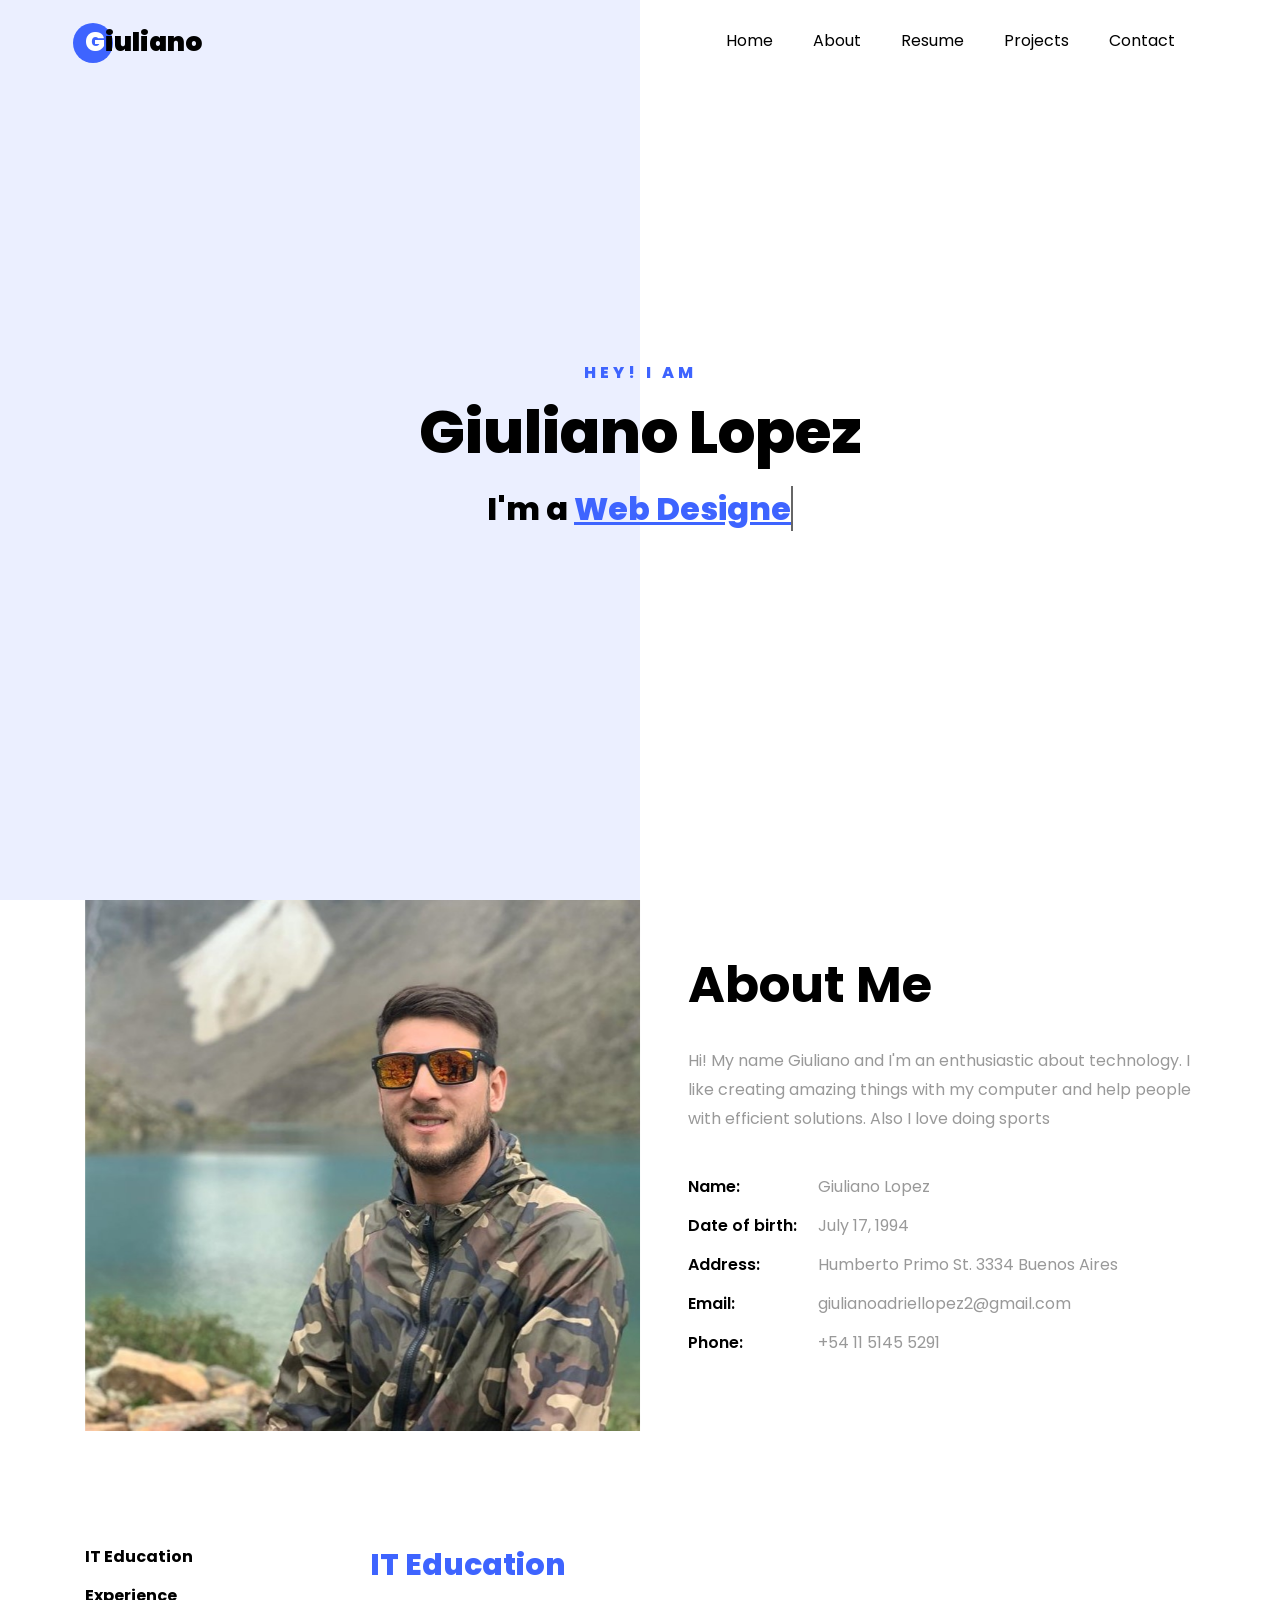
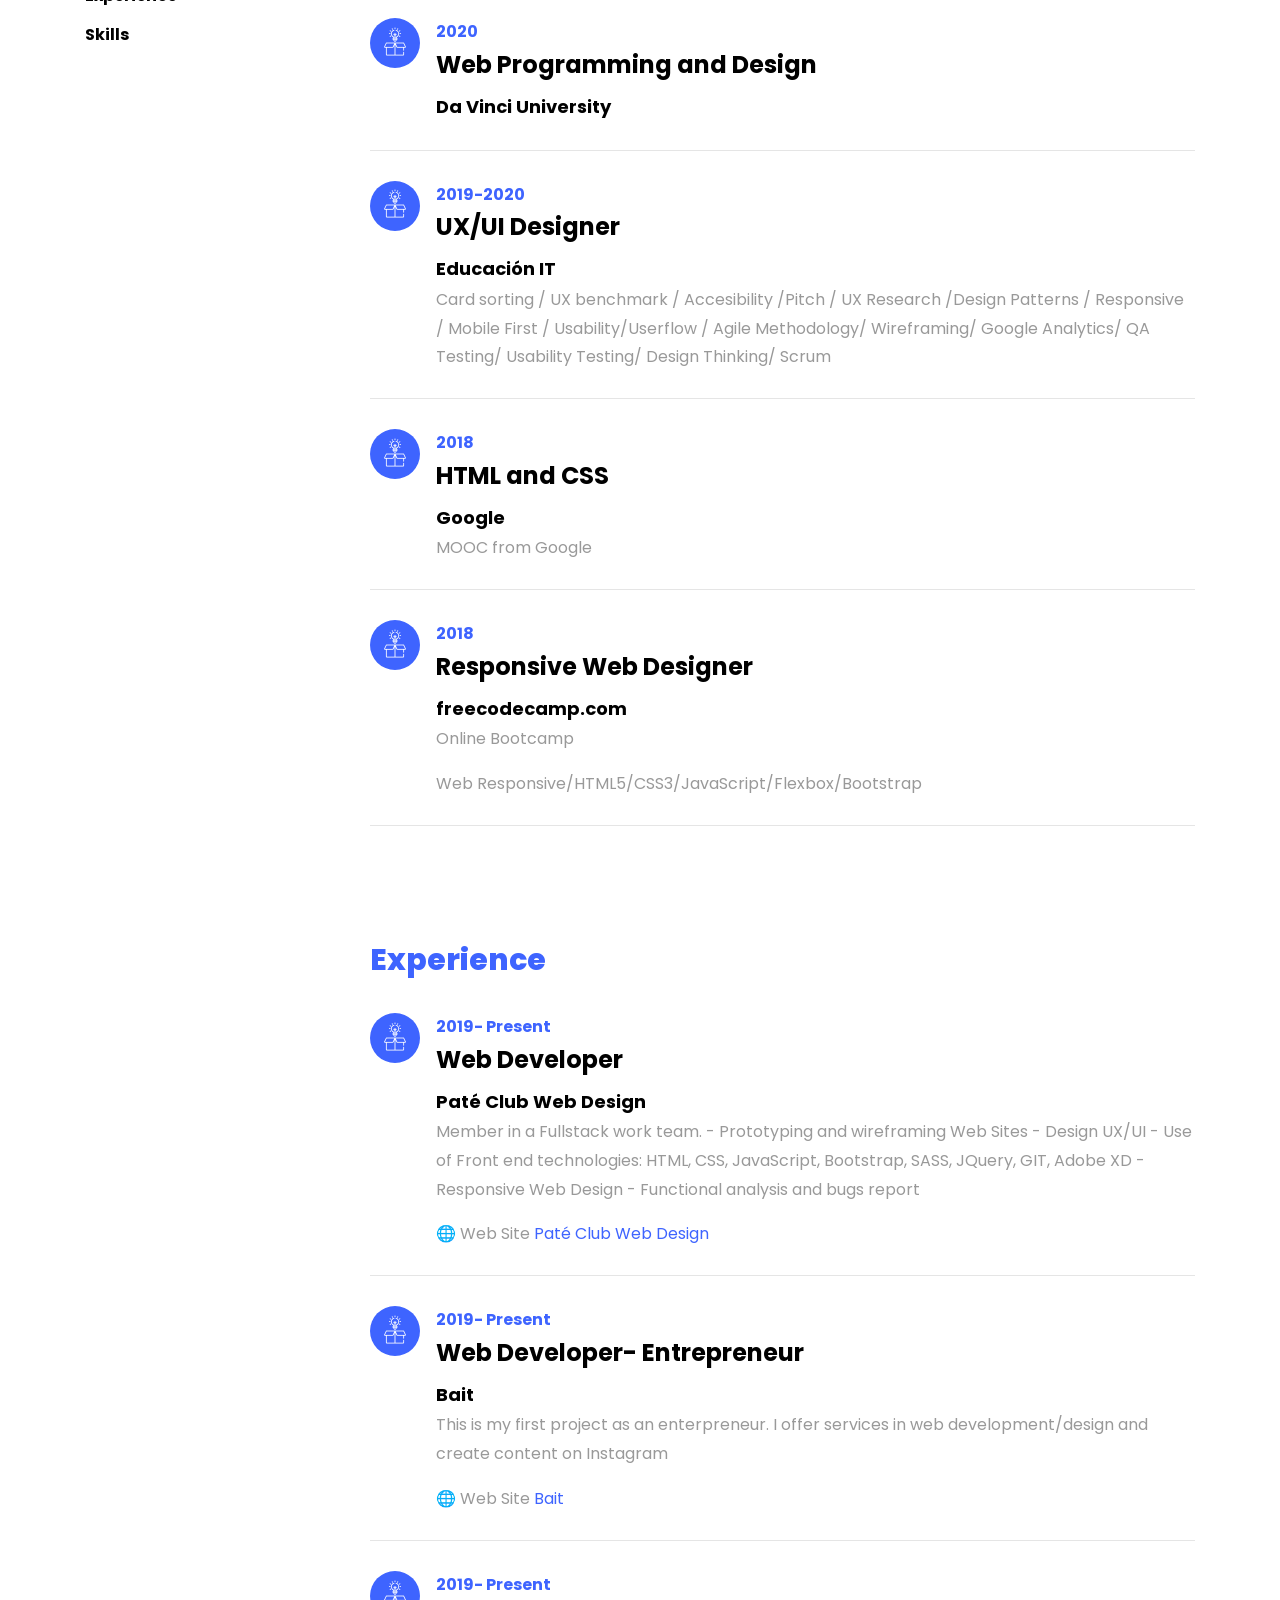
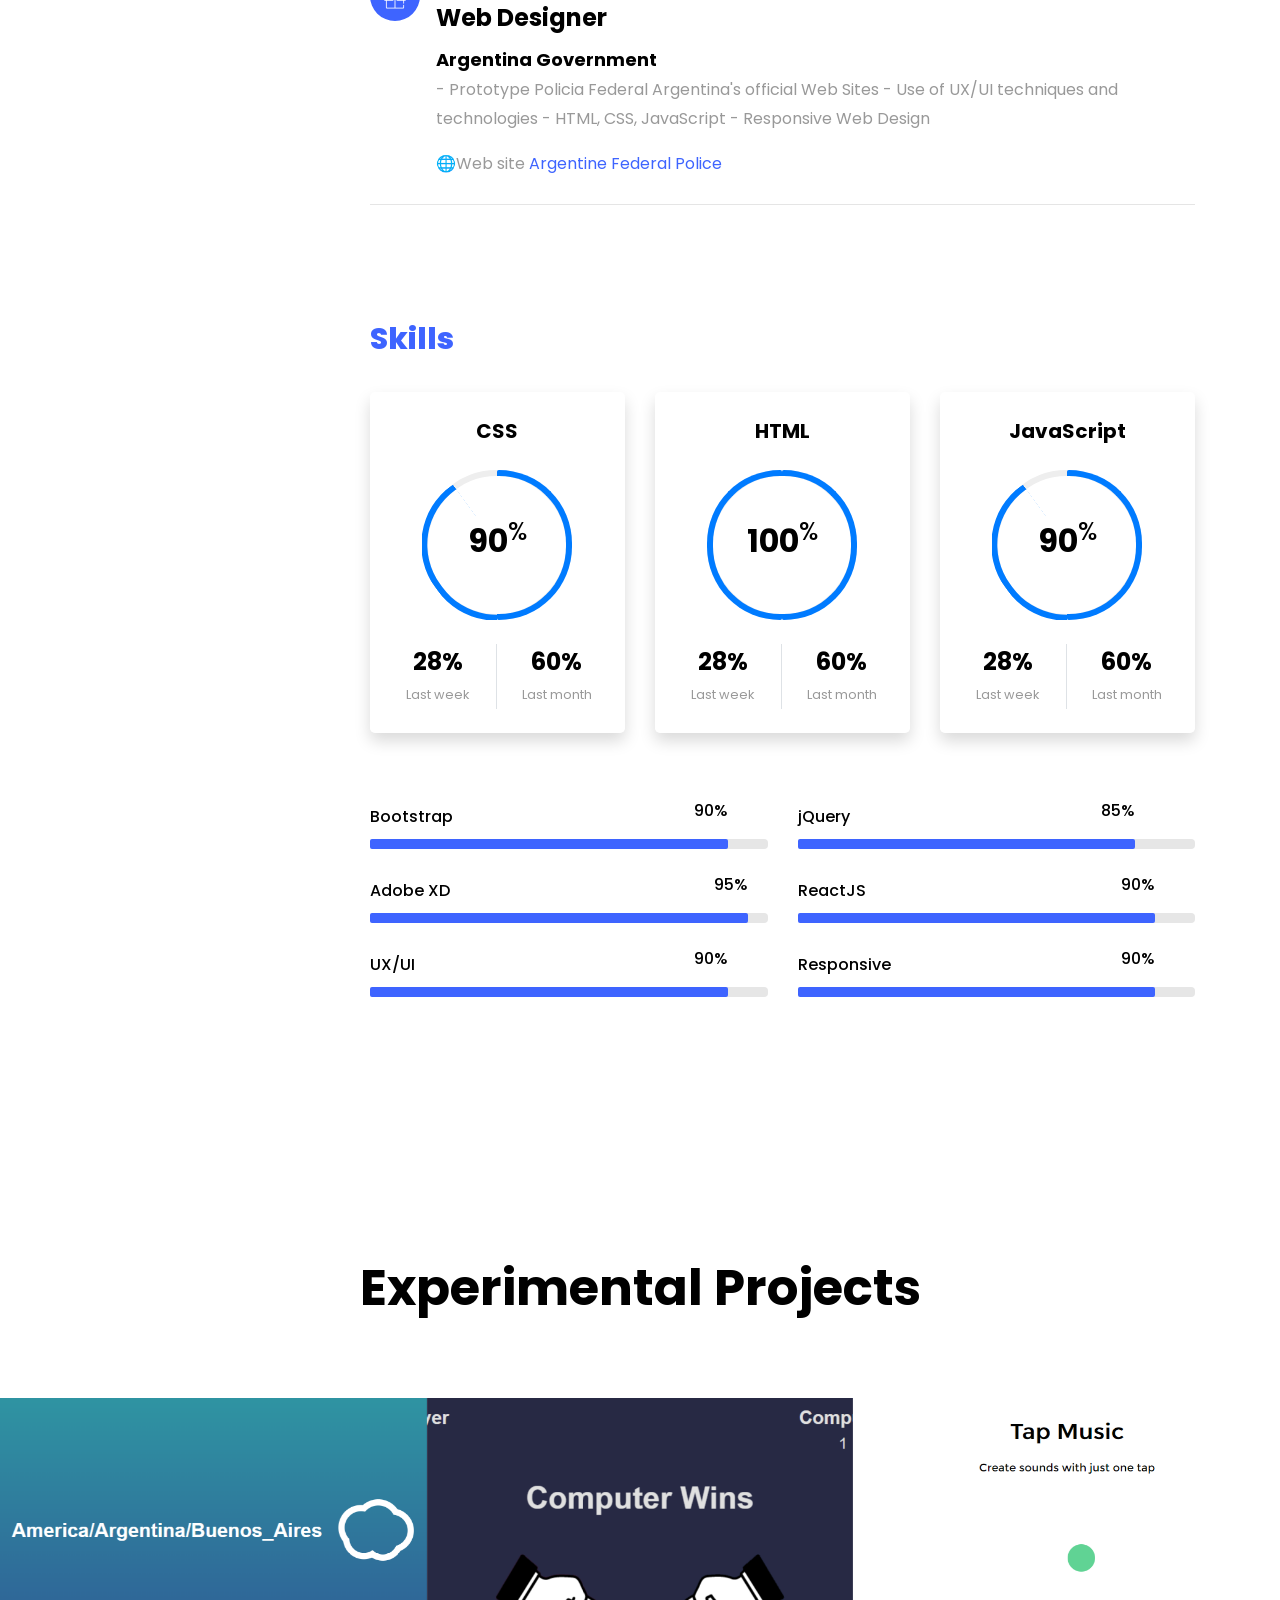
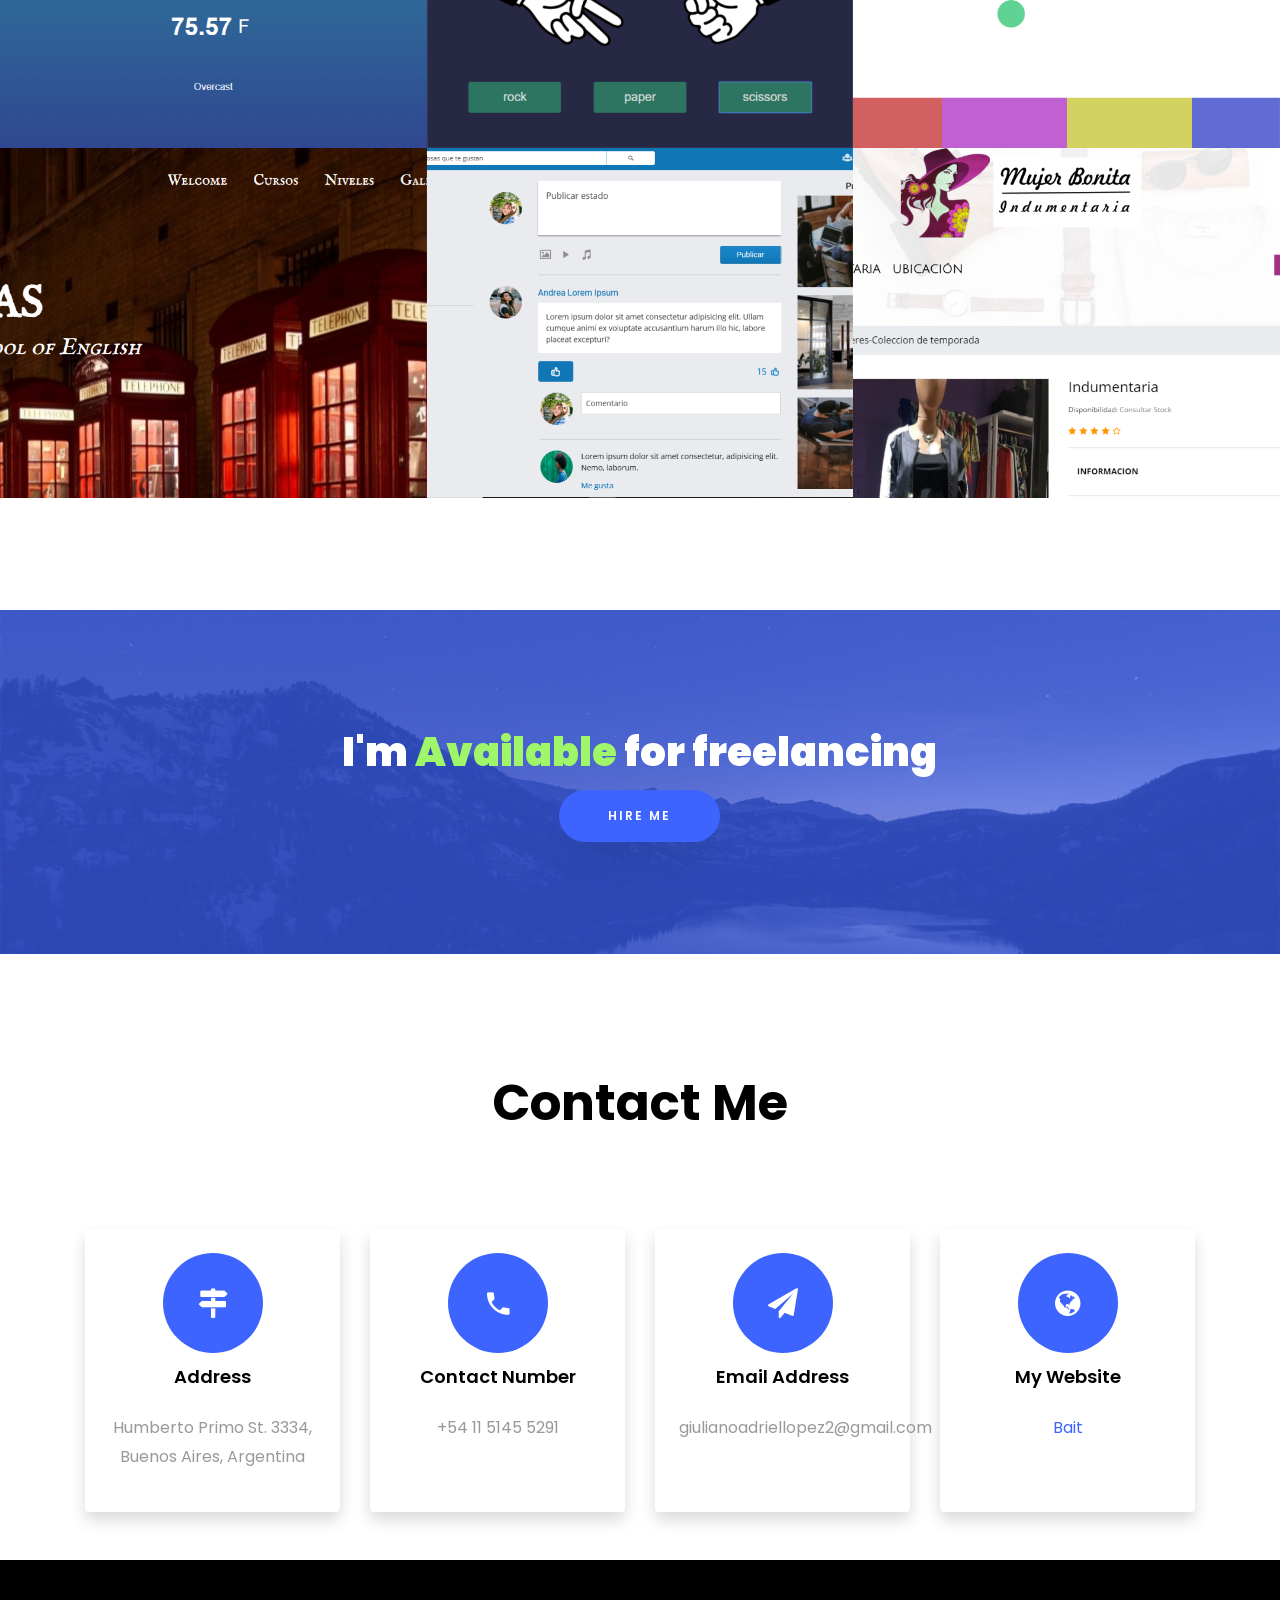
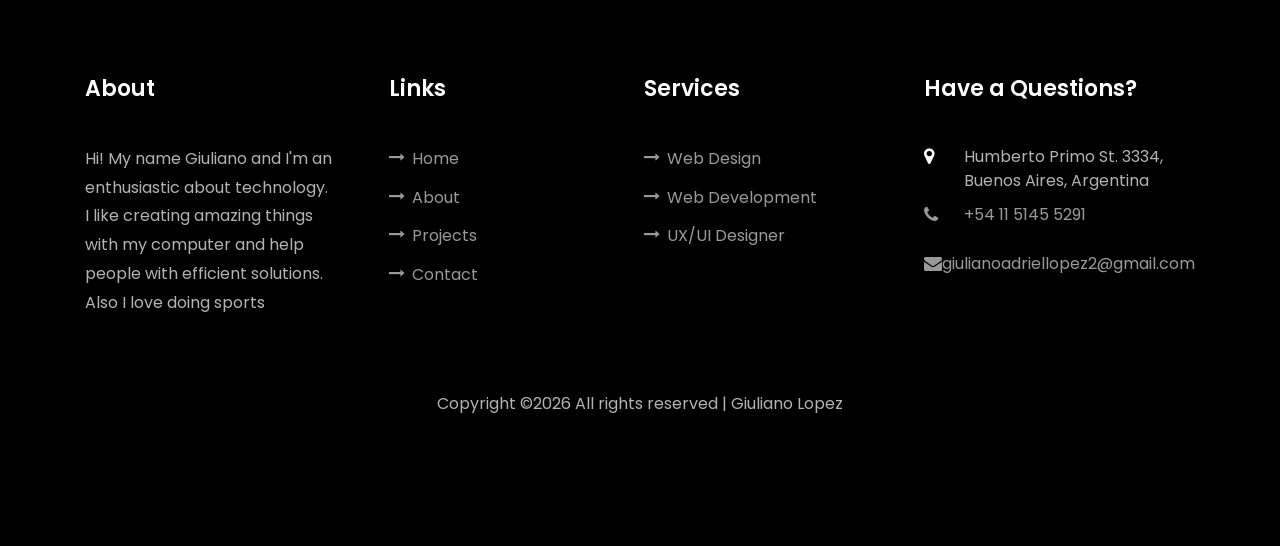
<file: index.html>
<!DOCTYPE html>
<html lang="en">
  <head>
    <title>Giuliano Lopez Portfolio</title>
    <meta charset="utf-8">
    <meta name="viewport" content="width=device-width, initial-scale=1, shrink-to-fit=no">
    
    <link href="https://fonts.googleapis.com/css?family=Poppins:100,200,300,400,500,600,700,800,900" rel="stylesheet">

    <link rel="stylesheet" href="css/open-iconic-bootstrap.min.css">
    <link rel="stylesheet" href="css/animate.css">
    
    <link rel="stylesheet" href="css/owl.carousel.min.css">
    <link rel="stylesheet" href="css/owl.theme.default.min.css">
    <link rel="stylesheet" href="css/magnific-popup.css">

    <link rel="stylesheet" href="css/aos.css">

    <link rel="stylesheet" href="css/ionicons.min.css">
    
    <link rel="stylesheet" href="css/flaticon.css">
    <link rel="stylesheet" href="css/icomoon.css">
    <link rel="stylesheet" href="css/style.css">
  </head>
  <body data-spy="scroll" data-target=".site-navbar-target" data-offset="300">
	  
	  
    <nav class="navbar navbar-expand-lg navbar-dark ftco_navbar ftco-navbar-light site-navbar-target" id="ftco-navbar">
	    <div class="container">
	      <a class="navbar-brand" href="index.html"><span>G</span>iuliano</a>
	      <button class="navbar-toggler js-fh5co-nav-toggle fh5co-nav-toggle" type="button" data-toggle="collapse" data-target="#ftco-nav" aria-controls="ftco-nav" aria-expanded="false" aria-label="Toggle navigation">
	        <span class="oi oi-menu"></span> Menu
	      </button>

	      <div class="collapse navbar-collapse" id="ftco-nav">
	        <ul class="navbar-nav nav ml-auto">
	          <li class="nav-item"><a href="#home-section" class="nav-link"><span>Home</span></a></li>
	          <li class="nav-item"><a href="#about-section" class="nav-link"><span>About</span></a></li>
	          <li class="nav-item"><a href="#resume-section" class="nav-link"><span>Resume</span></a></li>
	          <li class="nav-item"><a href="#projects-section" class="nav-link"><span>Projects</span></a></li>
	          <li class="nav-item"><a href="#contact-section" class="nav-link"><span>Contact</span></a></li>
	        </ul>
	      </div>
	    </div>
	  </nav>
	  <section class="hero-wrap js-fullheight">
      <div class="overlay"></div>
      <div class="container">
        <div class="row no-gutters slider-text js-fullheight justify-content-center align-items-center">
          <div class="col-lg-8 col-md-6 ftco-animate d-flex align-items-center">
          	<div class="text text-center">
          		<span class="subheading">Hey! I am</span>
		  				<h1>Giuliano Lopez</h1>
			  				<h2>I'm a 
								  <span
								     class="txt-rotate"
								     data-period="2000"
								     data-rotate='[ "Web Designer.", "Web Developer." ]'></span>
								</h2>
							</div>
            </div>
          </div>
        </div>
      </div>

    </section>

    <section class="ftco-about img ftco-section ftco-no-pt ftco-no-pb" id="about-section">
    	<div class="container">
    		<div class="row d-flex no-gutters">
    			<div class="col-md-6 col-lg-6 d-flex">
    				<div class="img-about img d-flex align-items-stretch">
    					<div class="overlay"></div>
	    				<div class="img d-flex align-self-stretch align-items-center" style="background-image:url(images/foto.jpg);">
	    				</div>
    				</div>
    			</div>
    			<div class="col-md-6 col-lg-6 pl-md-5 py-5">
    				<div class="row justify-content-start pb-3">
		          <div class="col-md-12 heading-section ftco-animate">
		          	<h1 class="big">About</h1>
		            <h2 class="mb-4">About Me</h2>
		            <p>Hi! My name Giuliano and I'm an enthusiastic about technology. I like creating amazing things with my computer and help people with efficient solutions. Also I love doing sports  </p>
		            <ul class="about-info mt-4 px-md-0 px-2">
		            	<li class="d-flex"><span>Name:</span> <span>Giuliano Lopez</span></li>
		            	<li class="d-flex"><span>Date of birth:</span> <span>July 17, 1994</span></li>
		            	<li class="d-flex"><span>Address:</span> <span>Humberto Primo St. 3334 Buenos Aires</span></li>
		            	<li class="d-flex"><span>Email:</span> <span>giulianoadriellopez2@gmail.com</span></li>
		            	<li class="d-flex"><span>Phone: </span> <span>+54 11 5145 5291</span></li>
		            </ul>
		          </div>
		        </div>
	        </div>
        </div>
    	</div>
    </section>

    <section class="ftco-section ftco-no-pb goto-here" id="resume-section">
    	<div class="container">
    		<div class="row">
    			<div class="col-md-3">
				    <nav id="navi">
					    <ul>
					      <li><a href="#page-1">IT Education</a></li>
					      <li><a href="#page-2">Experience</a></li>
					      <li><a href="#page-3">Skills</a></li>
					    </ul>
					  </nav>
					</div>
					<div class="col-md-9">
					  <div id="page-1" class= "page one">
					  	<h2 class="heading">IT Education</h2>
					    <div class="resume-wrap d-flex ftco-animate">
					    	<div class="icon d-flex align-items-center justify-content-center">
					    		<span class="flaticon-ideas"></span>
					    	</div>
							<div class="text pl-3">
		    					<span class="date">2020</span>
		    					<h2>Web Programming and Design</h2>
		    					<span class="position">Da Vinci University</span>
		    					<p></p>
		    				</div>
	    				</div>
	    				<div class="resume-wrap d-flex ftco-animate">
	    					<div class="icon d-flex align-items-center justify-content-center">
					    		<span class="flaticon-ideas"></span>
							</div>
							<div class="text pl-3">
		    					<span class="date">2019-2020</span>
		    					<h2>UX/UI Designer</h2>
		    					<span class="position">Educación IT</span>
		    					<p>Card sorting / UX benchmark / Accesibility /Pitch / UX Research /Design Patterns / Responsive / Mobile First / Usability/Userflow / Agile Methodology/ Wireframing/ Google Analytics/ QA Testing/ Usability Testing/ Design Thinking/ Scrum</p>
							</div>
	    				</div>
	    				<div class="resume-wrap d-flex ftco-animate">
	    					<div class="icon d-flex align-items-center justify-content-center">
					    		<span class="flaticon-ideas"></span>
					    	</div>
					    	<div class="text pl-3">
		    					<span class="date">2018</span>
		    					<h2>HTML and CSS</h2>
		    					<span class="position">Google</span>
		    					<p>MOOC from Google</p>
		    				</div>
	    				</div>
	    				<div class="resume-wrap d-flex ftco-animate">
	    					<div class="icon d-flex align-items-center justify-content-center">
					    		<span class="flaticon-ideas"></span>
					    	</div>
					    	<div class="text pl-3">
		    					<span class="date">2018</span>
		    					<h2>Responsive Web Designer</h2>
		    					<span class="position">freecodecamp.com</span>
								<p>Online Bootcamp </p>
								<p>Web Responsive/HTML5/CSS3/JavaScript/Flexbox/Bootstrap</p>
		    				</div>
	    				</div>
					  </div>

					  <div id="page-2" class= "page two">
					  	<h2 class="heading">Experience</h2>
					    <div class="resume-wrap d-flex ftco-animate">
					    	<div class="icon d-flex align-items-center justify-content-center">
					    		<span class="flaticon-ideas"></span>
					    	</div>
					    	<div class="text pl-3">
		    					<span class="date">2019- Present</span>
		    					<h2>Web Developer</h2>
		    					<span class="position">Paté Club Web Design</span>
		    					<p>Member in a Fullstack work team.
									- Prototyping and wireframing Web Sites
									- Design UX/UI
									- Use of Front end technologies: HTML, CSS, JavaScript, Bootstrap, SASS, JQuery, GIT, Adobe XD
									- Responsive Web Design
									- Functional analysis and bugs report
									<p>
									🌐 Web Site
									<a href="https://www.patewebdesign.com/">Paté Club Web Design</a>
									</p>
									
								</p>
		    				</div>
	    				</div>
	    				<div class="resume-wrap d-flex ftco-animate">
	    					<div class="icon d-flex align-items-center justify-content-center">
					    		<span class="flaticon-ideas"></span>
					    	</div>
					    	<div class="text pl-3">
		    					<span class="date">2019- Present</span>
		    					<h2>Web Developer- Entrepreneur</h2>
		    					<span class="position">Bait</span>
								<p>This is my first project as an enterpreneur. I offer services in web development/design and create content on Instagram</p>
								<p>
									🌐 Web Site
									<a href="https://www.baitweb.online/">Bait</a>
								</p>
		    				</div>
	    				</div>
	    				<div class="resume-wrap d-flex ftco-animate">
	    					<div class="icon d-flex align-items-center justify-content-center">
					    		<span class="flaticon-ideas"></span>
					    	</div>
					    	<div class="text pl-3">
		    					<span class="date">2019- Present</span>
		    					<h2>Web Designer</h2>
		    					<span class="position">Argentina Government</span>
		    					<p>
									- Prototype Policia Federal Argentina's official Web Sites
									- Use of UX/UI techniques and technologies
									- HTML, CSS, JavaScript
									- Responsive Web Design
								</p>	
									<p> 🌐Web site 
									<a href="https://www.argentina.gob.ar/policia-federal-argentina">Argentine Federal Police</a>
								    </p>
		    				</div>
	    				</div>
	    				
					  </div>
					  <div id="page-3" class= "page three">
					  	<h2 class="heading">Skills</h2>
					  	<div class="row progress-circle mb-5">
					  		<div class="col-lg-4 mb-4">
						      <div class="bg-white rounded-lg shadow p-4">
						        <h2 class="h5 font-weight-bold text-center mb-4">CSS</h2>

						        <!-- Progress bar 1 -->
						        <div class="progress mx-auto" data-value='90'>
						          <span class="progress-left">
                        <span class="progress-bar border-primary"></span>
						          </span>
						          <span class="progress-right">
                        <span class="progress-bar border-primary"></span>
						          </span>
						          <div class="progress-value w-100 h-100 rounded-circle d-flex align-items-center justify-content-center">
						            <div class="h2 font-weight-bold">90<sup class="small">%</sup></div>
						          </div>
						        </div>
						        <!-- END -->

						        <!-- Demo info -->
						        <div class="row text-center mt-4">
						          <div class="col-6 border-right">
						            <div class="h4 font-weight-bold mb-0">28%</div><span class="small text-gray">Last week</span>
						          </div>
						          <div class="col-6">
						            <div class="h4 font-weight-bold mb-0">60%</div><span class="small text-gray">Last month</span>
						          </div>
						        </div>
						        <!-- END -->
						      </div>
						    </div>

						    <div class="col-lg-4 mb-4">
						      <div class="bg-white rounded-lg shadow p-4">
						        <h2 class="h5 font-weight-bold text-center mb-4">HTML</h2>

						        <!-- Progress bar 1 -->
						        <div class="progress mx-auto" data-value='100'>
						          <span class="progress-left">
                        <span class="progress-bar border-primary"></span>
						          </span>
						          <span class="progress-right">
                        <span class="progress-bar border-primary"></span>
						          </span>
						          <div class="progress-value w-100 h-100 rounded-circle d-flex align-items-center justify-content-center">
						            <div class="h2 font-weight-bold">100<sup class="small">%</sup></div>
						          </div>
						        </div>
						        <!-- END -->

						        <!-- Demo info -->
						        <div class="row text-center mt-4">
						          <div class="col-6 border-right">
						            <div class="h4 font-weight-bold mb-0">28%</div><span class="small text-gray">Last week</span>
						          </div>
						          <div class="col-6">
						            <div class="h4 font-weight-bold mb-0">60%</div><span class="small text-gray">Last month</span>
						          </div>
						        </div>
						        <!-- END -->
						      </div>
						    </div>

						    <div class="col-lg-4 mb-4">
						      <div class="bg-white rounded-lg shadow p-4">
						        <h2 class="h5 font-weight-bold text-center mb-4">JavaScript</h2>

						        <!-- Progress bar 1 -->
						        <div class="progress mx-auto" data-value='90'>
						          <span class="progress-left">
                        <span class="progress-bar border-primary"></span>
						          </span>
						          <span class="progress-right">
                        <span class="progress-bar border-primary"></span>
						          </span>
						          <div class="progress-value w-100 h-100 rounded-circle d-flex align-items-center justify-content-center">
						            <div class="h2 font-weight-bold">90<sup class="small">%</sup></div>
						          </div>
						        </div>
						        <!-- END -->

						        <!-- Demo info -->
						        <div class="row text-center mt-4">
						          <div class="col-6 border-right">
						            <div class="h4 font-weight-bold mb-0">28%</div><span class="small text-gray">Last week</span>
						          </div>
						          <div class="col-6">
						            <div class="h4 font-weight-bold mb-0">60%</div><span class="small text-gray">Last month</span>
						          </div>
						        </div>
						        <!-- END -->
						      </div>
						    </div>
					  	</div>
					  	<div class="row">
					  		<div class="col-md-6 animate-box">
									<div class="progress-wrap ftco-animate">
										<h3>Bootstrap</h3>
										<div class="progress">
										 	<div class="progress-bar color-1" role="progressbar" aria-valuenow="90"
										  	aria-valuemin="0" aria-valuemax="100" style="width:90%">
										    <span>90%</span>
										  	</div>
										</div>
									</div>
								</div>
								<div class="col-md-6 animate-box">
									<div class="progress-wrap ftco-animate">
										<h3>jQuery</h3>
										<div class="progress">
										 	<div class="progress-bar color-2" role="progressbar" aria-valuenow="85"
										  	aria-valuemin="0" aria-valuemax="100" style="width:85%">
										    <span>85%</span>
										  	</div>
										</div>
									</div>
								</div>
								<div class="col-md-6 animate-box">
									<div class="progress-wrap ftco-animate">
										<h3>Adobe XD</h3>
										<div class="progress">
										 	<div class="progress-bar color-3" role="progressbar" aria-valuenow="95"
										  	aria-valuemin="0" aria-valuemax="100" style="width:95%">
										    <span>95%</span>
										  	</div>
										</div>
									</div>
								</div>
								<div class="col-md-6 animate-box">
									<div class="progress-wrap ftco-animate">
										<h3>ReactJS</h3>
										<div class="progress">
										 	<div class="progress-bar color-4" role="progressbar" aria-valuenow="90"
										  	aria-valuemin="0" aria-valuemax="100" style="width:90%">
										    <span>90%</span>
										  	</div>
										</div>
									</div>
								</div>
								<div class="col-md-6 animate-box">
									<div class="progress-wrap ftco-animate">
										<h3>UX/UI</h3>
										<div class="progress">
										 	<div class="progress-bar color-5" role="progressbar" aria-valuenow="90"
										  	aria-valuemin="0" aria-valuemax="100" style="width:90%">
										    <span>90%</span>
										  	</div>
										</div>
									</div>
								</div>
								<div class="col-md-6 animate-box">
									<div class="progress-wrap ftco-animate">
										<h3>Responsive</h3>
										<div class="progress">
										 	<div class="progress-bar color-6" role="progressbar" aria-valuenow="90"
										  	aria-valuemin="0" aria-valuemax="100" style="width:90%">
										    <span>90%</span>
										  	</div>
										</div>
									</div>
								</div>
					  	</div>
					  </div>
					  

					  </div>
					</div>
			  </div>
    	</div>
    </section>

    <section class="ftco-section ftco-project" id="projects-section">
    	<div class="container-fluid px-md-0">
    		<div class="row no-gutters justify-content-center pb-5">
          <div class="col-md-12 heading-section text-center ftco-animate">
          	<h1 class="big big-2">Projects</h1>
            <h2 class="mb-4">Experimental Projects</h2>
          </div>
        </div>
    		<div class="row no-gutters">
    			<div class="col-md-4">
    				<div class="project img ftco-animate d-flex justify-content-center align-items-center" style="background-image: url(images/weather.png);">
    					<div class="overlay"></div>
	    				<div class="text text-center p-4">
	    					<h3><a href="weather/index.html" target="_blank"  rel="noopener noreferrer">Weather App</a></h3>
	    					<span>Use of Apis</span>
	    				</div>
    				</div>
  				</div>
  				<div class="col-md-4">
    				<div class="project img ftco-animate d-flex justify-content-center align-items-center" style="background-image: url(images/videogame.jpg);">
    					<div class="overlay"></div>
	    				<div class="text text-center p-4">
	    					<h3><a href="papel.html" target="_blank"  rel="noopener noreferrer">Video Game</a></h3>
	    					<span>HTML5/CSS3/JavaScript/ECMAS6</span>
	    				</div>
    				</div>
  				</div>

    			<div class="col-md-4">
    				<div class="project img ftco-animate d-flex justify-content-center align-items-center" style="background-image: url(images/musicapp.png);">
    					<div class="overlay"></div>
	    				<div class="text text-center p-4">
	    					<h3><a href="music/index.html" target="_blank"  rel="noopener noreferrer">Music App</a></h3>
	    					<span>HTML5/CSS3/VainillaJs/Tone.js</span>
	    				</div>
    				</div>
    			</div>
    			<div class="col-md-4">
    				<div class="project img ftco-animate d-flex justify-content-center align-items-center" style="background-image: url(images/has.png);">
    					<div class="overlay"></div>
	    				<div class="text text-center p-4">
	    					<h3><a href="has/index.html" target="_blank"  rel="noopener noreferrer">HAS School of English</a></h3>
	    					<span>UX/UI</span>
	    				</div>
    				</div>
    			</div>
    			<div class="col-md-4">
    				<div class="project img ftco-animate d-flex justify-content-center align-items-center" style="background-image: url(images/facebook.png);">
    					<div class="overlay"></div>
	    				<div class="text text-center p-4">
	    					<h3><a href="facebook/index.html" target="_blank"  rel="noopener noreferrer">Facebook Style</a></h3>
	    					<span>Bootstrap 4</span>
	    				</div>
    				</div>
    			</div>
    			<div class="col-md-4">
    				<div class="project img ftco-animate d-flex justify-content-center align-items-center" style="background-image: url(images/mujer.png);">
    					<div class="overlay"></div>
	    				<div class="text text-center p-4">
	    					<h3><a href="mujer/index.html" target="_blank"  rel="noopener noreferrer">Mujer Bonita Store</a></h3>
	    					<span>HTML5/CSS3/JavaScript/JQuery/Bootstrap</span>
	    				</div>
    				</div>
    			</div>
    		</div>
    	</div>
    </section>

    <section class="ftco-section ftco-hireme img" style="background-image: url(images/bg_1.jpg)">
    	<div class="overlay"></div>
			<div class="container">
				<div class="row justify-content-center">
					<div class="col-md-7 ftco-animate text-center">
						<h2 >I'm <span>Available</span> for freelancing</h2>
						<p class="mb-0"><a href="#contact-section"  class="btn btn-primary py-3 px-5">Hire me</a></p>
					</div>
				</div>
			</div>
		</section>

    <section class="ftco-section contact-section ftco-no-pb" id="contact-section">
      <div class="container">
      	<div class="row justify-content-center mb-5 pb-3">
          <div class="col-md-7 heading-section text-center ftco-animate">
            <h1 class="big big-2">Contact</h1>
            <h2 class="mb-4">Contact Me</h2>
          </div>
        </div>

        <div class="row d-flex contact-info mb-5">
          <div class="col-md-6 col-lg-3 d-flex ftco-animate">
          	<div class="align-self-stretch box text-center p-4 shadow">
          		<div class="icon d-flex align-items-center justify-content-center">
          			<span class="icon-map-signs"></span>
          		</div>
          		<div>
	          		<h3 class="mb-4">Address</h3>
		            <p>Humberto Primo St. 3334, Buenos Aires, Argentina</p>
		          </div>
	          </div>
          </div>
          <div class="col-md-6 col-lg-3 d-flex ftco-animate">
          	<div class="align-self-stretch box text-center p-4 shadow">
          		<div class="icon d-flex align-items-center justify-content-center">
          			<span class="icon-phone2"></span>
          		</div>
          		<div>
					  <h3 class="mb-4">Contact Number</h3>
					  <p>+54 11 5145 5291</p>
	            </div>
	          </div>
          </div>
          <div class="col-md-6 col-lg-3 d-flex ftco-animate">
          	<div class="align-self-stretch box text-center p-4 shadow">
          		<div class="icon d-flex align-items-center justify-content-center">
          			<span class="icon-paper-plane"></span>
          		</div>
          		<div>
	          		<h3 class="mb-4">Email Address</h3>
		            <p>giulianoadriellopez2@gmail.com</p>
		          </div>
	          </div>
          </div>
          <div class="col-md-6 col-lg-3 d-flex ftco-animate">
          	<div class="align-self-stretch box text-center p-4 shadow">
          		<div class="icon d-flex align-items-center justify-content-center">
          			<span class="icon-globe"></span>
          		</div>
          		<div>
	          		<h3 class="mb-4">My Website</h3>
		            <p><a href="https://www.baitweb.online/" target="_blank" rel="noopener noreferrer">Bait</a></p>
	            </div>
	          </div>
          </div>
        </div>

      </div>
    </section>
		

    <footer class="ftco-footer ftco-section">
      <div class="container">
        <div class="row mb-5">
          <div class="col-md">
            <div class="ftco-footer-widget mb-4">
              <h2 class="ftco-heading-2">About</h2>
              <p>Hi! My name Giuliano and I'm an enthusiastic about technology. I like creating amazing things with my computer and help people with efficient solutions. Also I love doing sports</p>
            </div>
          </div>
          <div class="col-md">
            <div class="ftco-footer-widget mb-4 ml-md-4">
              <h2 class="ftco-heading-2">Links</h2>
              <ul class="list-unstyled">
                <li><a href="#"><span class="icon-long-arrow-right mr-2"></span>Home</a></li>
                <li><a href="#"><span class="icon-long-arrow-right mr-2"></span>About</a></li>
                <li><a href="#"><span class="icon-long-arrow-right mr-2"></span>Projects</a></li>
                <li><a href="#"><span class="icon-long-arrow-right mr-2"></span>Contact</a></li>
              </ul>
            </div>
          </div>
          <div class="col-md">
             <div class="ftco-footer-widget mb-4">
              <h2 class="ftco-heading-2">Services</h2>
              <ul class="list-unstyled">
                <li><a href="#"><span class="icon-long-arrow-right mr-2"></span>Web Design</a></li>
                <li><a href="#"><span class="icon-long-arrow-right mr-2"></span>Web Development</a></li>
                <li><a href="#"><span class="icon-long-arrow-right mr-2"></span>UX/UI Designer</a></li>
              </ul>
            </div>
          </div>
          <div class="col-md">
            <div class="ftco-footer-widget mb-4">
            	<h2 class="ftco-heading-2">Have a Questions?</h2>
            	<div class="block-23 mb-3">
	              <ul>
	                <li><span class="icon icon-map-marker"></span><span class="text">Humberto Primo St. 3334, Buenos Aires, Argentina</span></li>
	                <li><a href="#"><span class="icon icon-phone"></span><span class="text">+54 11 5145 5291</span></a></li>
	                <li><a href="#"><span class="icon icon-envelope"></span><span class="text"> giulianoadriellopez2@gmail.com</span></a></li>
	              </ul>
	            </div>
            </div>
          </div>
        </div>
        <div class="row">
          <div class="col-md-12 text-center">

            <p>
  Copyright &copy;<script>document.write(new Date().getFullYear());</script> All rights reserved | Giuliano Lopez </p>
          </div>
        </div>
      </div>
    </footer>
    
  

  <!-- loader -->
  <div id="ftco-loader" class="show fullscreen"><svg class="circular" width="48px" height="48px"><circle class="path-bg" cx="24" cy="24" r="22" fill="none" stroke-width="4" stroke="#eeeeee"/><circle class="path" cx="24" cy="24" r="22" fill="none" stroke-width="4" stroke-miterlimit="10" stroke="#F96D00"/></svg></div>


  <script src="js/jquery.min.js"></script>
  <script src="js/jquery-migrate-3.0.1.min.js"></script>
  <script src="js/popper.min.js"></script>
  <script src="js/bootstrap.min.js"></script>
  <script src="js/jquery.easing.1.3.js"></script>
  <script src="js/jquery.waypoints.min.js"></script>
  <script src="js/jquery.stellar.min.js"></script>
  <script src="js/owl.carousel.min.js"></script>
  <script src="js/jquery.magnific-popup.min.js"></script>
  <script src="js/aos.js"></script>
  <script src="js/jquery.animateNumber.min.js"></script>
  <script src="js/scrollax.min.js"></script>
  
  <script src="js/main.js"></script>
    
  </body>
</html>
</file>
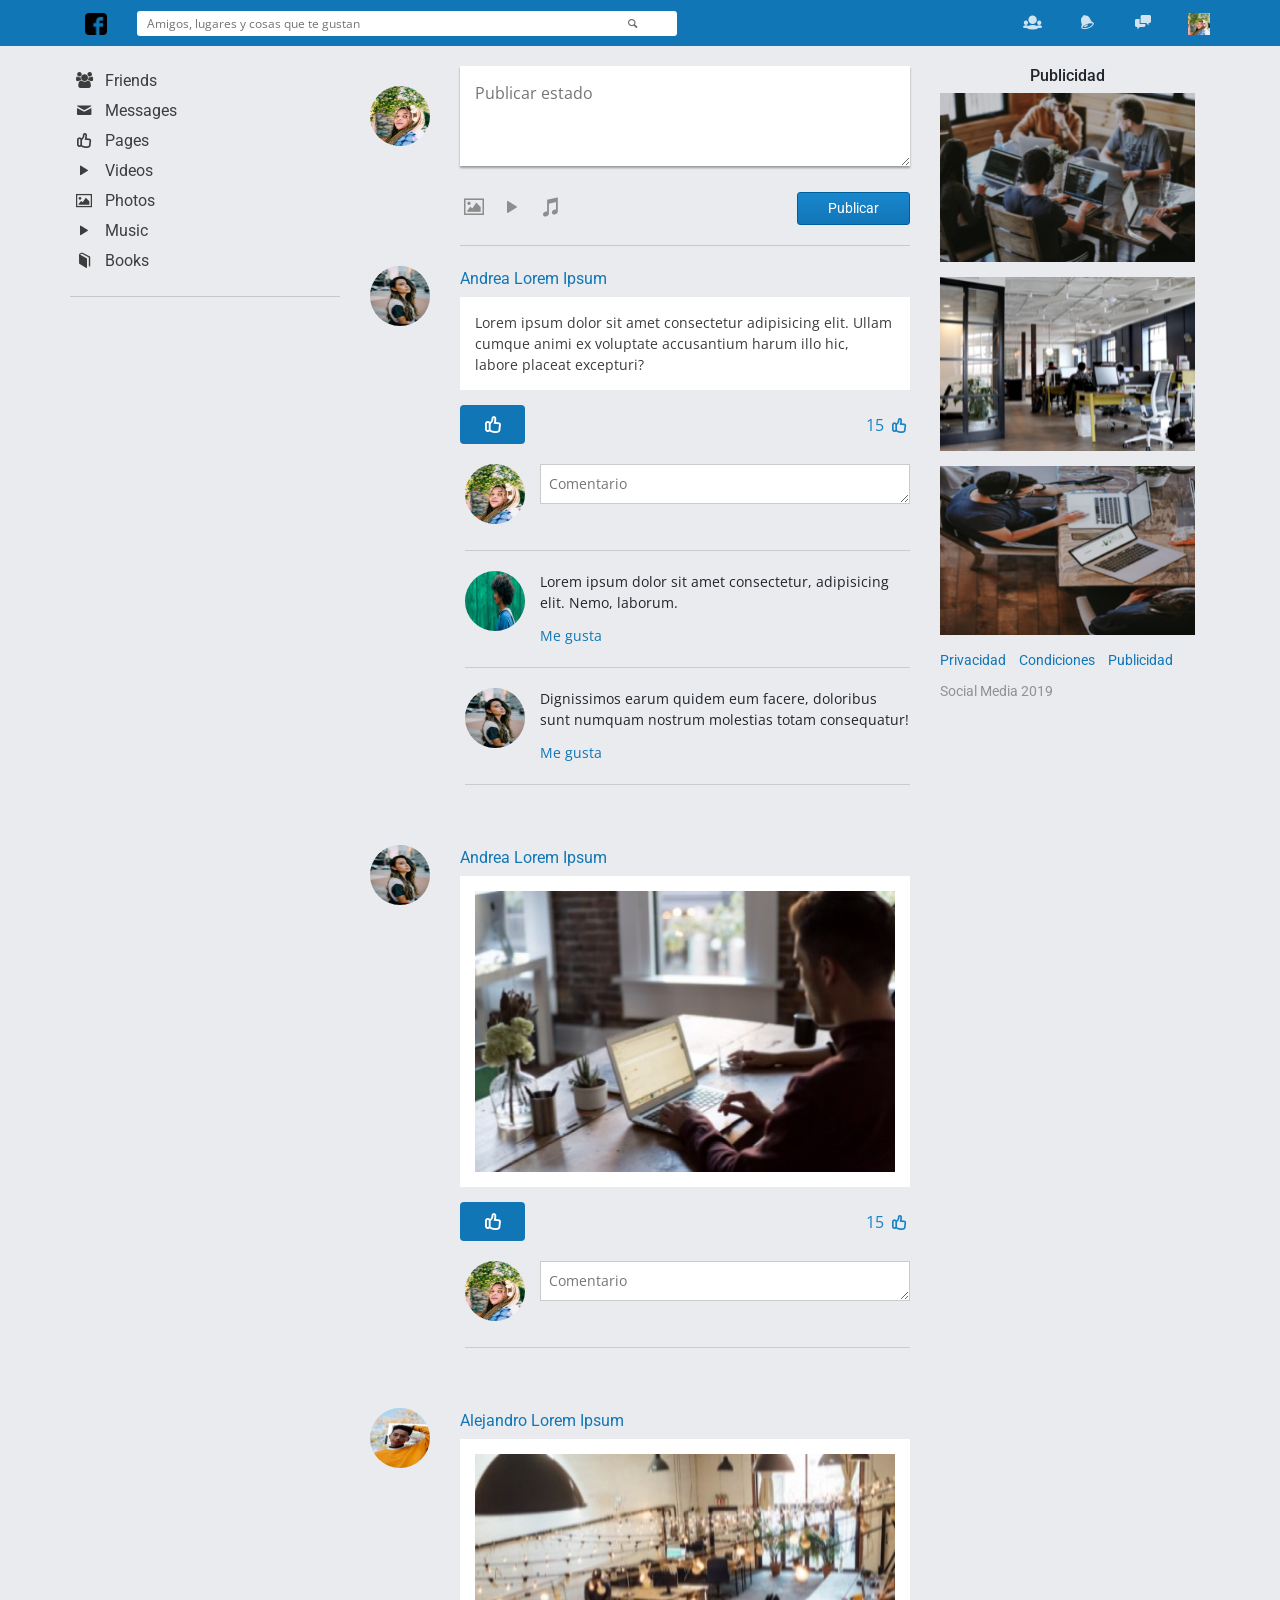
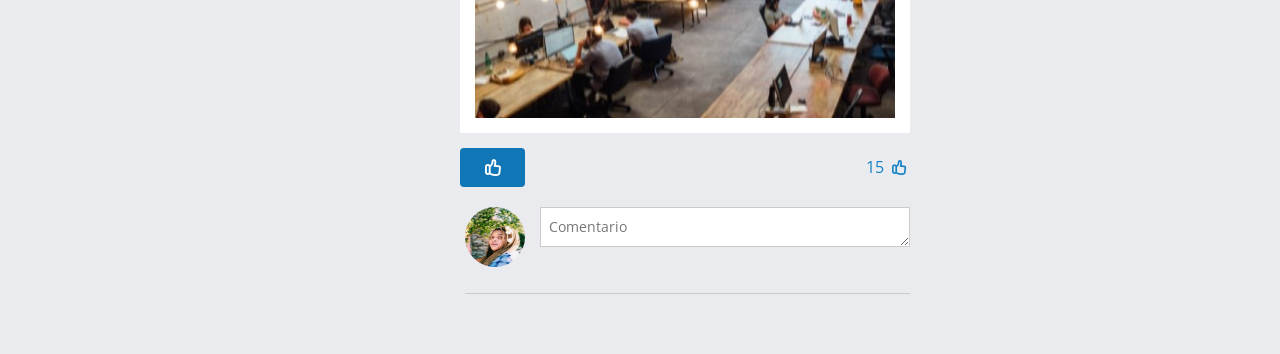
<file: facebook/index.html>
<!DOCTYPE html>
<html lang="en">
<head>
    <meta charset="UTF-8">
    <meta name="viewport" content="width=device-width, initial-scale=1.0">
    <meta http-equiv="X-UA-Compatible" content="ie=edge">
    <link href="https://fonts.googleapis.com/css?family=Open+Sans:400,700|Roboto:300,400,500" rel="stylesheet">
    <link rel="stylesheet" href="css/fontello.css">
    <link rel="stylesheet" href="css/bootstrap.min.css">
    <link rel="stylesheet" href="estilos.css">
    <link rel="icon" type="image" href="logo-facebook.png">
    <title>Social media</title>
</head>
<body>
    <header>
        <div class="container">
            <div class="row">
                <div class="col-auto d-none d-md-block logo">
                    <a href="#"> <img src="facebook-logo.png"> </a>
                </div>
                <div class="col-12 col-sm-8 col-lg-6 buscar order-2 order-sm-1 mb-2 mb-sm-0">
                    <form action="">
                        <div class="row no-gutters">
                            <div class="col-10">
                                <input type="text" placeholder="Amigos, lugares y cosas que te gustan">
                            </div>
                            <div class="col-2">
                                <button> <i class="icon-search"></i> </button>
                            </div>
                        </div>
                    </form>
                </div>
                <nav class="col-12 col-sm-3 col-lg-2 order-1 order-sm-2 menu d-flex justify-content-between ml-auto mb-2 mb-sm-0">
                    <a href="#"> <i class="icon-users-1"></i> </a>
                    <a href="#"> <i class="icon-bell"></i> </a>
                    <a href="#"> <i class="icon-chat"></i> </a>
                    <a href="#" class="imagen"> <img src="person2.jpg" alt="" width="22" height="22"> </a>
                </nav>
            </div>
        </div>
    </header>

    <main class="container">
        <div class="row">
            <!--Barra Lateral izquierda-->
            <div class="col-md-3 barra-lateral-izquierda" id="barra-lateral-izquierda">
                <nav>
                    <a href="#"> <i class="icon-users"></i>Friends</a>
                    <a href="#"> <i class="icon-mail"></i>Messages</a>
                    <a href="#"> <i class="icon-thumbs-up"></i>Pages</a>
                    <a href="#"> <i class="icon-play"></i>Videos</a>
                    <a href="#"> <i class="icon-picture"></i>Photos</a>
                    <a href="#"> <i class="icon-play"></i>Music</a>
                    <a href="#"> <i class="icon-book"></i>Books</a>
                </nav>

            </div>

            <a href="#" class="fondo-enlace d-md-none" id="fondo-enlace"></a>

            <!--Contenido Principal-->
            <div class="col contenido-principal">
                <div class="publicar">
                    <!---BOTON MENU RESPONSIVE-->
                    <div class="row">
                        <div class="col">
                            <a href="#" class="btn-menu d-md-none d-flex justify-content-between" id="btn-menu">
                                <span>Menu</span>
                                <i class="icon-menu"></i>
                            </a>
                        </div>
                    </div>
                    <div class="row">
                        <div class="col-auto foto">
                            <a href="#">
                                <img src="person2.jpg" alt="">
                            </a>
                        </div>
                        <div class="col">
                            <form action="">
                                <textarea name="mensaje" placeholder="Publicar estado"></textarea>
                                <div class="contenedor-botones d-flex justify-content-between">
                                    <div class="media">
                                        <a href="#"> <i class="icon-picture"></i> </a>
                                        <a href="#"> <i class="icon-play"></i> </a>
                                        <a href="#"> <i class="icon-note-beamed"></i> </a>
                                    </div>
                                    <div>
                                        <button>Publicar</button>
                                    </div>
                                </div>
                            </form>
                        </div>
                    </div>
                </div>

                <!--Publicación #1-->
                <div class="publicacion">
                    <div class="row">
                        <div class="col-auto foto">
                            <a href="#">
                                <img src="person5.jpg" alt="">
                            </a>
                        </div>
                        <div class="col">
                            <div class="post">
                                <a href="#" class="nombre"> Andrea Lorem Ipsum</a>
                                <p class="texto">
                                    Lorem ipsum dolor sit amet consectetur adipisicing elit.
                                     Ullam cumque animi ex voluptate accusantium harum illo hic, labore placeat excepturi?
                                </p>
                                <div class="caja-botones d-flex justify-content-between align-items-center">
                                    <button><i class="icon-thumbs-up"></i></button>
                                    <p>15 <i class="icon-thumbs-up"></i> </p>
                                </div>
                            </div>
                        </div>
                    </div>

                    <div class="row">
                        <div class="col-10 offset-2">
                            <div class="comentarios">
                                <div class="row no-gutters comentario">
                                    <div class="col-auto foto">
                                        <a href="#">
                                            <img src="person2.jpg" alt="">
                                        </a>
                                    </div>
                                    <div class="col">
                                        <form action="">
                                            <textarea name="" id="" placeholder="Comentario""></textarea>
                                        </form>
                                    </div>
                                </div>

                                <div class="row no-gutters comentario">
                                    <div class="col-auto foto">
                                        <a href="#">
                                            <img src="person3.jpg" alt="">
                                        </a>
                                    </div>
                                    <div class="col">
                                        <p class="respuesta">
                                            Lorem ipsum dolor sit amet consectetur, adipisicing elit. 
                                            Nemo, laborum.
                                        </p>
                                        <a href="#" class="me-gusta">Me gusta</a>
                                    </div>
                                </div>

                                <div class="row no-gutters comentario">
                                    <div class="col-auto foto">
                                        <a href="#">
                                            <img src="person5.jpg" alt="">
                                        </a>
                                    </div>
                                    <div class="col">
                                        <p class="respuesta">
                                            Dignissimos earum quidem eum facere, doloribus sunt numquam
                                             nostrum molestias totam consequatur!
                                        </p>
                                        <a href="#" class="me-gusta">Me gusta</a>
                                    </div>
                                </div>
                            </div>
                        </div>
                    </div>


                </div>

                <!--Publicación #2-->
                <div class="publicacion">
                    <div class="row">
                        <div class="col-auto foto">
                            <a href="#">
                                <img src="person5.jpg" alt="">
                            </a>
                        </div>
                        <div class="col">
                            <div class="post">
                                <a href="#" class="nombre"> Andrea Lorem Ipsum</a>
                                <div class="imagen">
                                    <img src="landscape1.jpg" alt="">
                                </div>
                                <div class="caja-botones d-flex justify-content-between align-items-center">
                                    <button><i class="icon-thumbs-up"></i></button>
                                    <p>15 <i class="icon-thumbs-up"></i> </p>
                                </div>
                            </div>
                        </div>
                    </div>

                    <div class="row">
                        <div class="col-10 offset-2">
                            <div class="comentarios">
                                <div class="row no-gutters comentario">
                                    <div class="col-auto foto">
                                        <a href="#">
                                            <img src="person2.jpg" alt="">
                                        </a>
                                    </div>
                                    <div class="col">
                                        <form action="">
                                            <textarea name="" id="" placeholder="Comentario""></textarea>
                                        </form>
                                    </div>
                                </div>

                            </div>
                        </div>
                    </div>


                </div>

                <!--Publicación #3-->
                <div class="publicacion">
                    <div class="row">
                        <div class="col-auto foto">
                            <a href="#">
                                <img src="person1.jpg" alt="">
                            </a>
                        </div>
                        <div class="col">
                            <div class="post">
                                <a href="#" class="nombre"> Alejandro Lorem Ipsum</a>
                                <div class="imagen">
                                    <img src="landscape2.jpg" alt="">
                                </div>
                                <div class="caja-botones d-flex justify-content-between align-items-center">
                                    <button><i class="icon-thumbs-up"></i></button>
                                    <p>15 <i class="icon-thumbs-up"></i> </p>
                                </div>
                            </div>
                        </div>
                    </div>

                    <div class="row">
                        <div class="col-10 offset-2">
                            <div class="comentarios">
                                <div class="row no-gutters comentario">
                                    <div class="col-auto foto">
                                        <a href="#">
                                            <img src="person2.jpg" alt="">
                                        </a>
                                    </div>
                                    <div class="col">
                                        <form action="">
                                            <textarea name="" id="" placeholder="Comentario""></textarea>
                                        </form>
                                    </div>
                                </div>

                            </div>
                        </div>
                    </div>


                </div>
            </div>

            <!--Barra lateral derecha-->
            <div class="col-3 barra-lateral-derecha d-none d-lg-block">
                <h3>Publicidad</h3>
                <div class="ads">
                    <a href="#"> <img src="img01.png" alt="" width="300"></a>
                    <a href="#"> <img src="img02.png" alt=""  width="300"></a>
                    <a href="#"> <img src="img03.png" alt=""  width="300"></a>
                </div>



                <footer>
                    <a href="#">Privacidad</a>
                    <a href="#">Condiciones</a>
                    <a href="#">Publicidad</a>
                    <p class="copyright">Social Media 2019</p>
                </footer>
            </div>
        </div>
    </main>   

    

    <script src="js/jquery-3.3.1.min.js"></script>
    <script src="js/bootstrap.min.js"></script>
    <script src="menu.js"></script>
</body>
</html>
</file>
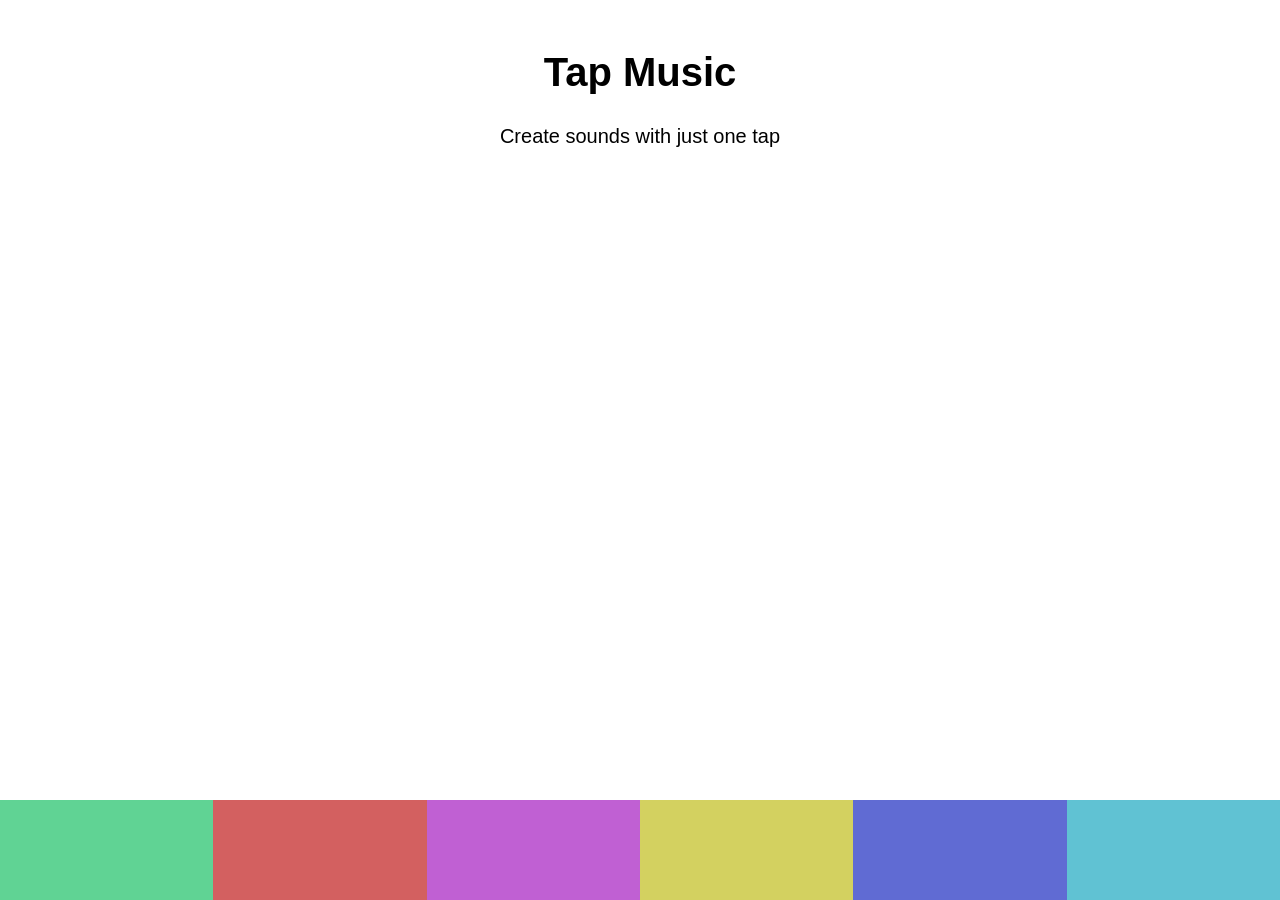
<file: music/index.html>
<!DOCTYPE html>
<html lang="en">
  <head>
    <meta charset="UTF-8" />
    <meta name="viewport" content="width=device-width, initial-scale=1.0" />
    <link
      href="https://fonts.googleapis.com/css?family=Raleway"
      rel="stylesheet"
    />
    <link rel="stylesheet" href="style.css" />
    <meta http-equiv="X-UA-Compatible" content="ie=edge" />
    <title>Tap Music</title>
  </head>
  <body>
    <section class="app">
      <header>
        <h1>Tap Music</h1>
        <p>Create sounds with just one tap</p>
      </header>
      <div class="visual"></div>
      <div class="pads">
        <div class="pad1">
          <audio src="./sounds/bubbles.mp3" class="sound"></audio>
        </div>
        <div class="pad2">
          <audio class="sound">
            <source src="./sounds/clay.mp3" />
          </audio>
        </div>
        <div class="pad3">
          <audio class="sound">
            <source src="./sounds/confetti.mp3" />
          </audio>
        </div>
        <div class="pad4">
          <audio class="sound">
            <source src="./sounds/glimmer.mp3" />
          </audio>
        </div>
        <div class="pad5">
          <audio class="sound">
            <source src="./sounds/moon.mp3" />
          </audio>
        </div>
        <div class="pad6">
          <audio class="sound">
            <source src="./sounds/ufo.mp3" />
          </audio>
        </div>
      </div>
    </section>

    <script src="index.js"></script>
  </body>
</html>
</file>
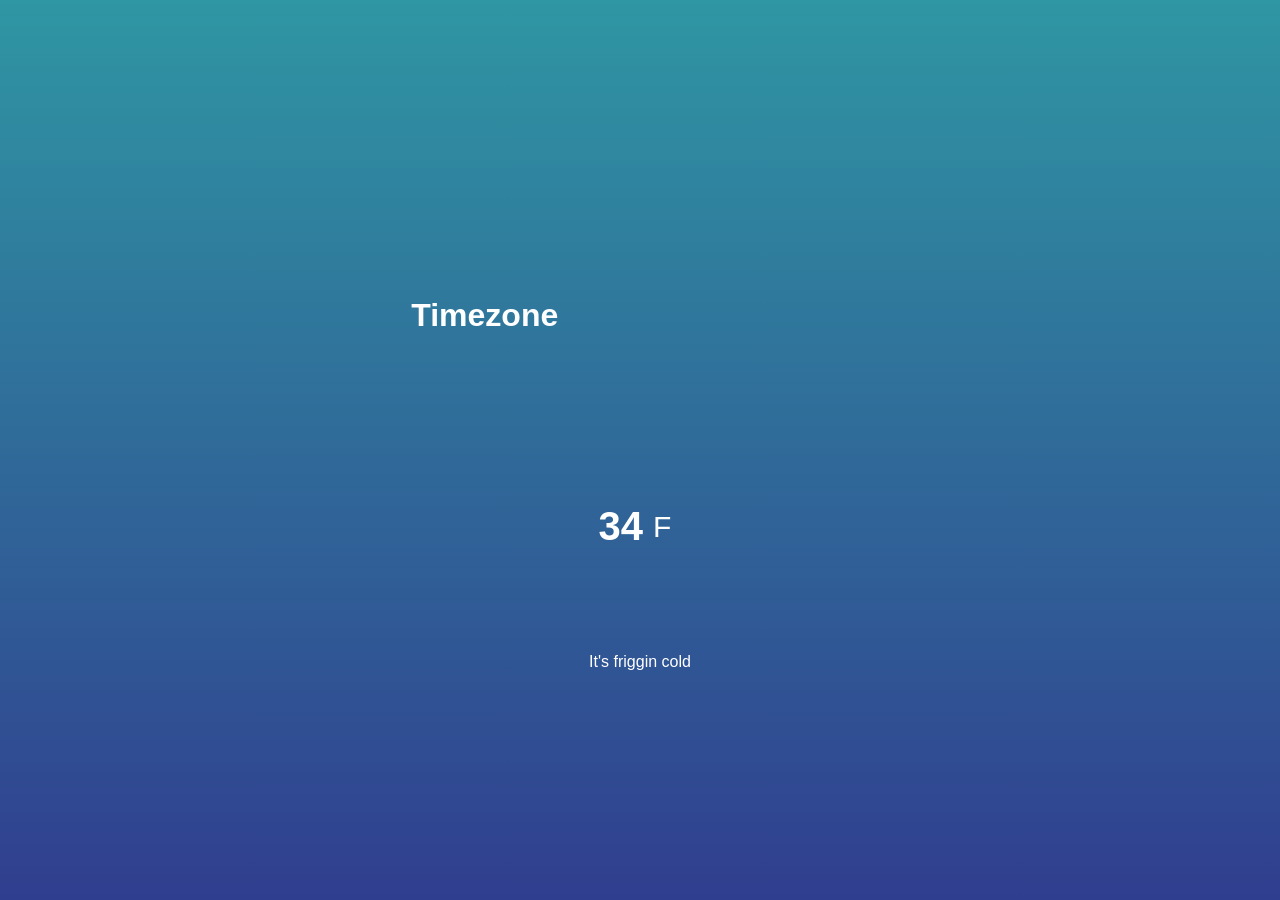
<file: weather/index.html>
<!DOCTYPE html>
<html lang="en">
  <head>
    <meta charset="UTF-8" />
    <meta name="viewport" content="width=device-width, initial-scale=1.0" />
    <meta http-equiv="X-UA-Compatible" content="ie=edge" />
    <link rel="stylesheet" href="style.css" />
    <title>Weather app</title>
  </head>
  <body>

  	<div class="location">
  		<h1 class="location-timezone">Timezone</h1>
  		<canvas class="icon" width="128" height="128"></canvas>
  	</div>
  	<div class="temperature">
  		<div class="degree-section">
  		<h2 class="temperature-degree">34</h2>
  		<span>F</span>
  	</div>
  		<div class="temperature-description">It's friggin cold</div>
  	</div>
	
	<script src="skycons.js"></script>
  	<script src="app.js"></script>

  </body>
</html>
</file>
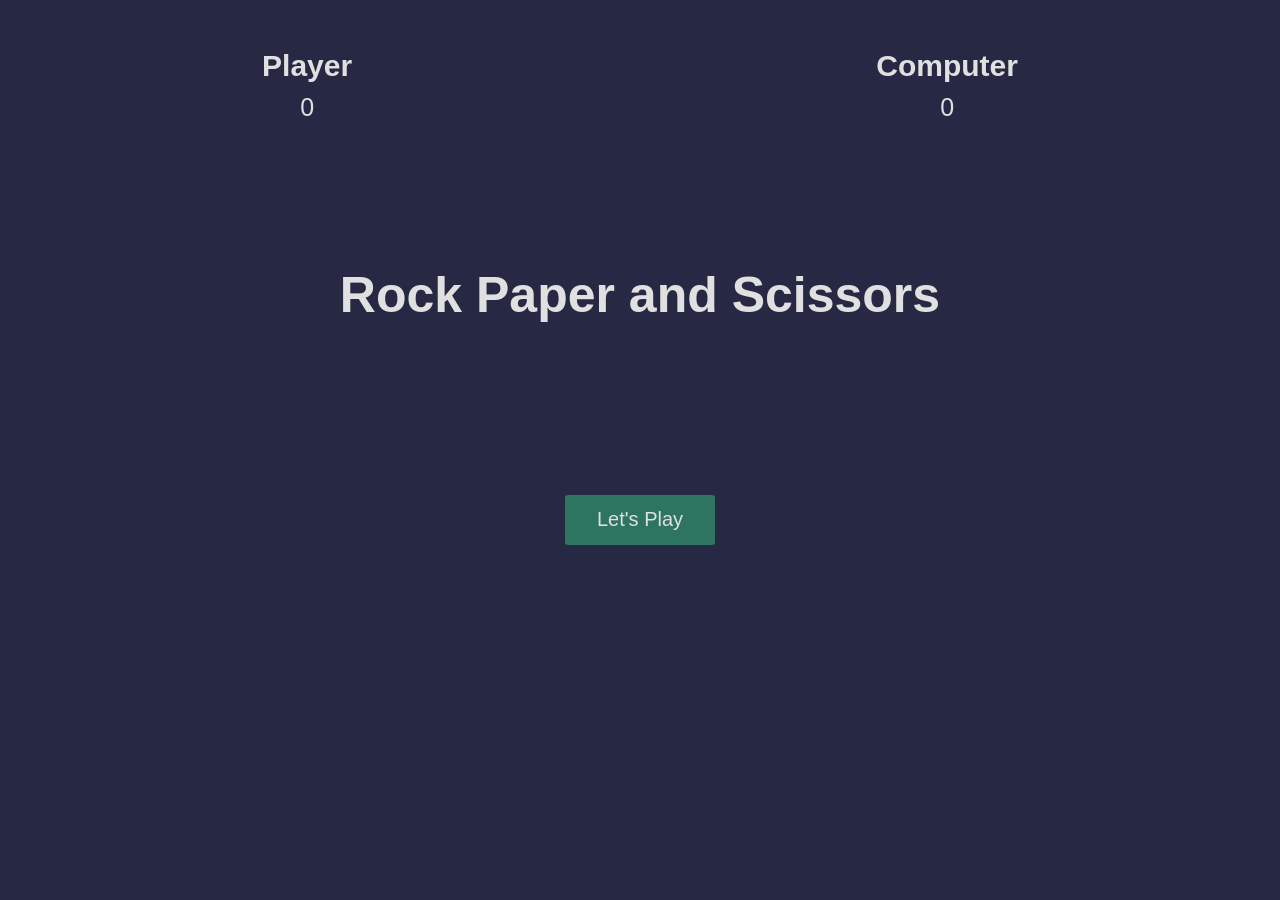
<file: papel.html>
<!DOCTYPE html>
<html lang="en">
  <head>
    <meta charset="UTF-8" />
    <meta name="viewport" content="width=device-width, initial-scale=1.0" />
    <meta http-equiv="X-UA-Compatible" content="ie=edge" />
    <link rel="stylesheet" href="style.css" />
    <title>Rock paper and scissors</title>
  </head>
  <body>
    <section class="game">
      <div class="score">
        <div class="player-score">
          <h2>Player</h2>
          <p>0</p>
        </div>
        <div class="computer-score">
          <h2>Computer</h2>
          <p>0</p>
        </div>
      </div>

      <div class="intro">
        <h1>Rock Paper and Scissors</h1>
        <button>Let's Play</button>
      </div>

      <div class="match fadeOut">
        <h2 class="winner">Choose an option</h2>
        <div class="hands">
          <img class="player-hand" src="rock.png" alt="" />
          <img class="computer-hand" src="rock.png" alt="" />
        </div>
        
        <div class="options">
          <button class="rock">rock</button>
          <button class="paper">paper</button>
          <button class="scissors">scissors</button>
        </div>
      </div>
    </section>

    <script src="app.js"></script>
  </body>
</html>
</file>
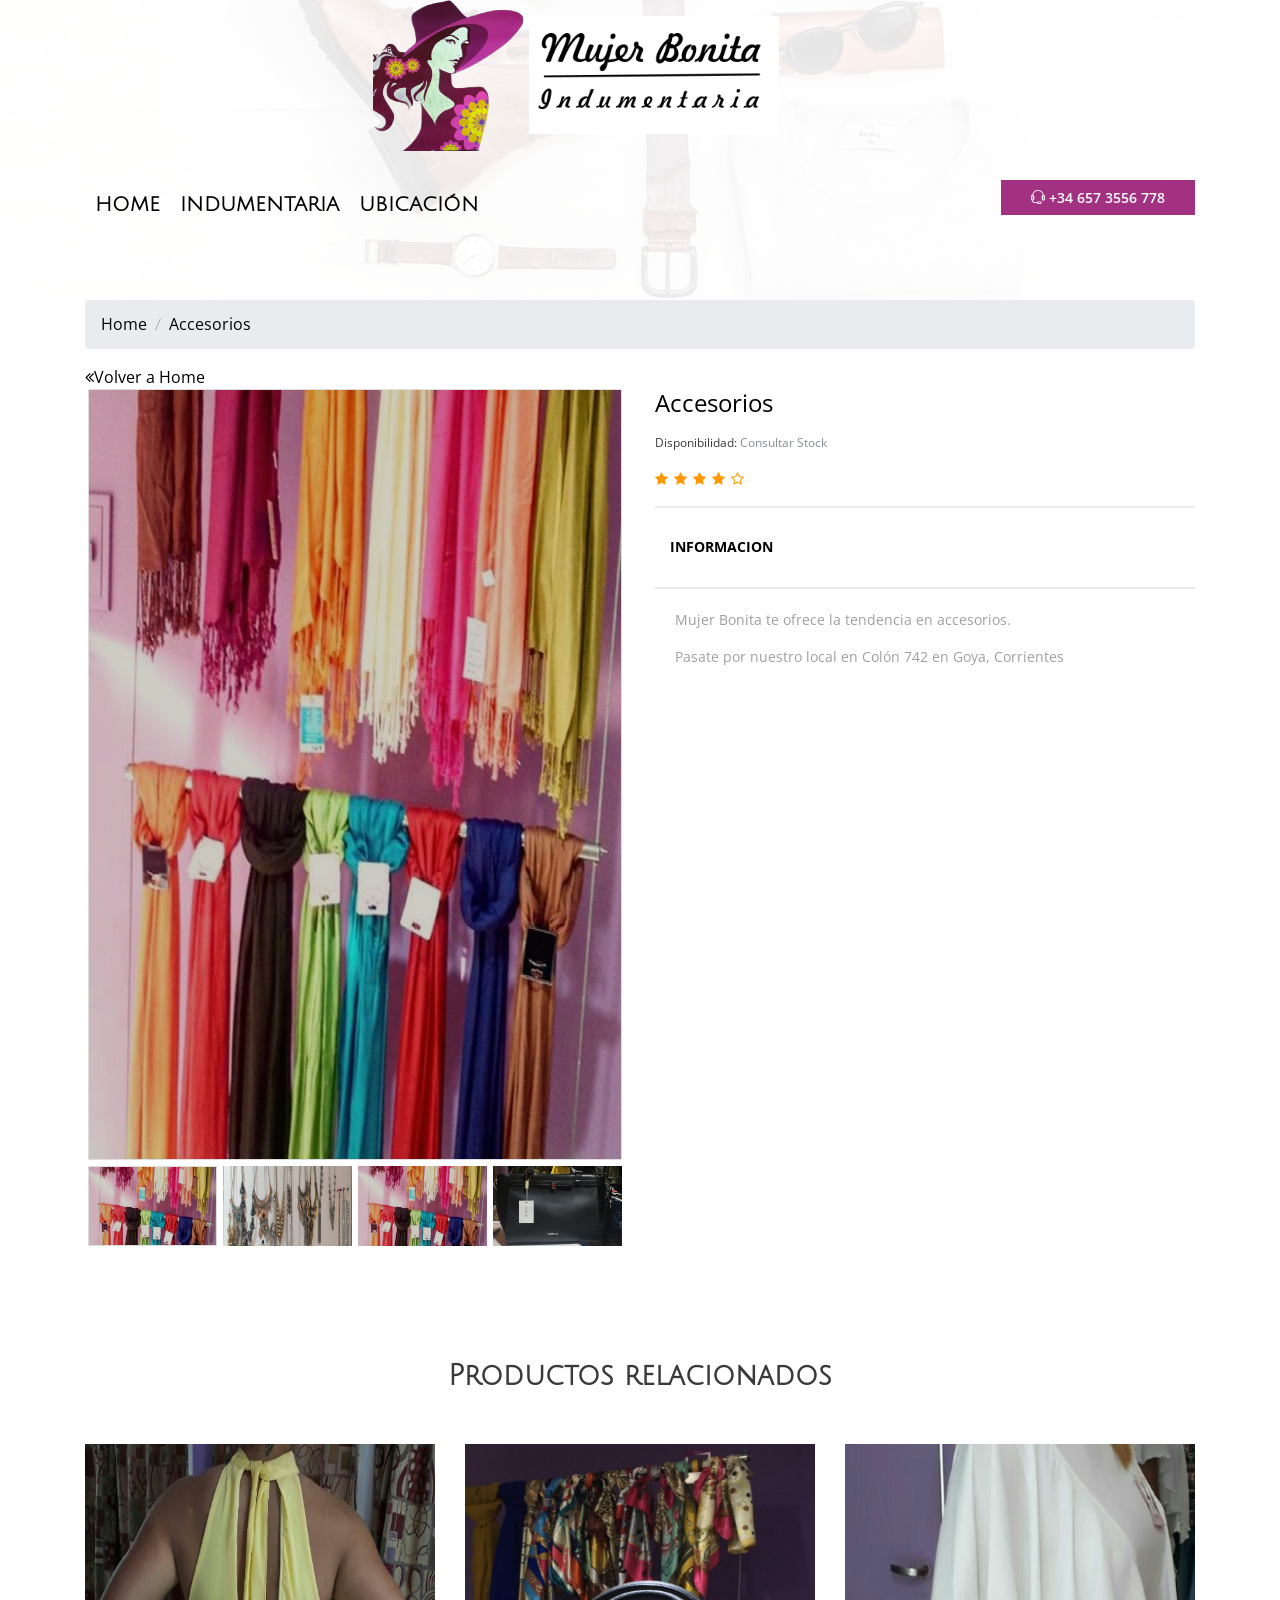
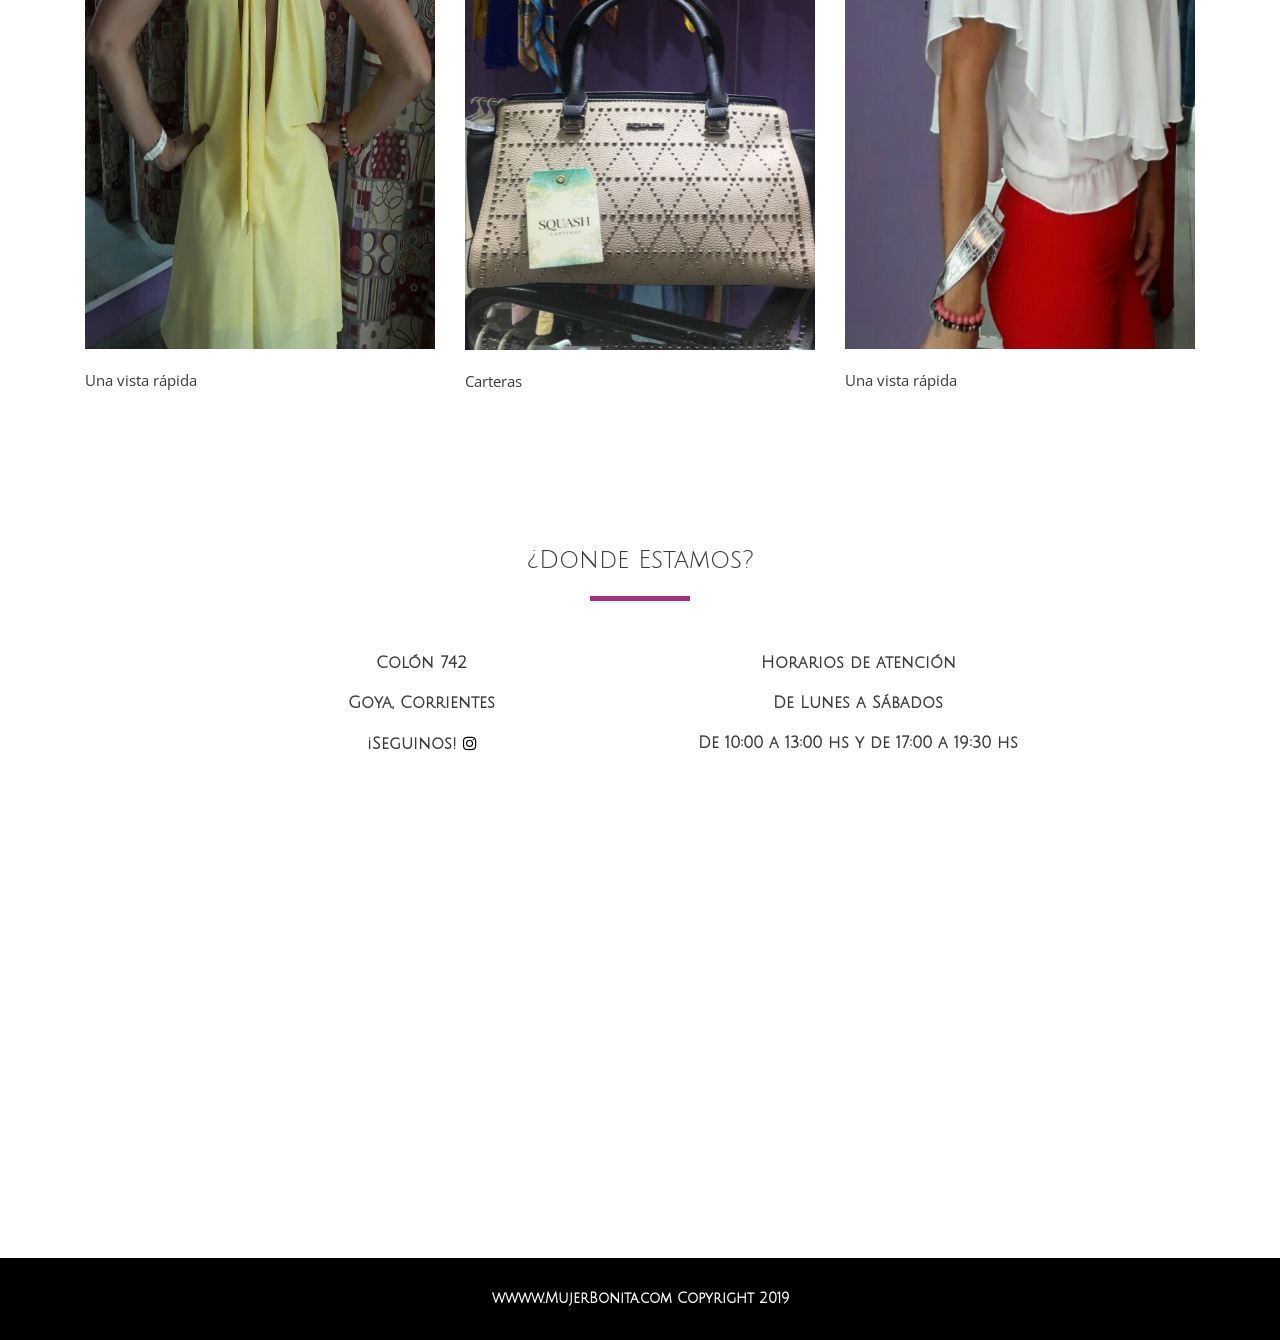
<file: mujer/accesorios.html>
<!DOCTYPE html>
<html lang="es">

<head>
    <meta charset="UTF-8">
    <meta name="description" content="">
    <meta http-equiv="X-UA-Compatible" content="IE=edge">
    <meta name="viewport" content="width=device-width, initial-scale=1, shrink-to-fit=no">
    <!-- The above 4 meta tags *must* come first in the head; any other head content must come *after* these tags -->

    <!-- Title  -->
    <title>Mujer Bonita- Accesorios</title>

    <!-- Favicon  -->
    <link rel="icon" href="imgMujer/logo.png">

    <link href="https://fonts.googleapis.com/css?family=Julius+Sans+One&display=swap" rel="stylesheet">

    <!-- Core Style CSS -->
    <link rel="stylesheet" href="css/core-style.css">
    <link rel="stylesheet" href="style.css">

    <!-- Responsive CSS -->
    <link href="css/responsive.css" rel="stylesheet">

</head>

<body>
    <div class="catagories-side-menu">
        <!-- Close Icon -->
        <div id="sideMenuClose">
            <i class="ti-close"></i>
        </div>
        <!--  Side Nav  -->
    </div>

    <div id="wrapper">

        <!-- ****** Header Area Start ****** -->
        <header class="header_area bg-img background-overlay-white" style="background-image: url(img/bg-img/bg-1-min.jpg);">
            <!-- Top Header Area Start -->
            <div class="top_header_area">
                <div class="container h-100">
                    <div class="row h-100 align-items-center justify-content-center">
                        <div class="col-12 col-lg-7">
                            <div class="top_single_area d-flex align-items-center">
                                <!-- Logo Area -->
                                <div class="top_logo">
                                    <a href="index.html"><img src="imgMujer/logo.png" alt="" width="150" height="150"></a>
                                    <a href="index.html" ><img src="Untitled2.png" alt="" width="250" height="250" ></a>   
                                </div>
                            </div>
                        </div>
                    </div>
                </div>
            </div>

            <!-- Top Header Area End -->
            <div class="main_header_area">
                <div class="container h-100">
                    <div class="row h-100">
                        <div class="col-12 d-md-flex justify-content-between">
                           
                          
                            <!-- Menu Area -->
                            <div class="main-menu-area">
                                <nav class="navbar navbar-expand-lg align-items-start">

                                    <button class="navbar-toggler" type="button" data-toggle="collapse" data-target="#karl-navbar" aria-controls="karl-navbar" aria-expanded="false" aria-label="Toggle navigation"><span class="navbar-toggler-icon"><i class="ti-menu"></i></span></button>

                                    <div class="collapse navbar-collapse align-items-start collapse" id="karl-navbar">
                                        <ul class="navbar-nav animated" id="nav">
                                            <li class="nav-item active"><a class="nav-link" href="index.html" id="btn-home">Home</a></li>
                                            <li class="nav-item"><a class="nav-link" href="#accesorios" id="btn-indumentaria">Indumentaria</a></li>
                                            <li class="nav-item"><a class="nav-link" href="#ubicacion-btn" id="btn-ubicacion">Ubicación</a></li> 
                                        </ul>
                                    </div>
                                </nav>
                            </div>
                            <!-- Help Line -->
                              <div class="help-line">      
                                <a href="tel:+346573556778"><i class="ti-headphone-alt"></i> +34 657 3556 778</a>
                              </div>
                        </div>
                    </div>
                </div>
            </div>
        </header>
        <!-- ****** Header Area End ****** -->

        <!-- <<<<<<<<<<<<<<<<<<<< Breadcumb Area Start <<<<<<<<<<<<<<<<<<<< -->
        <div class="breadcumb_area">
            <div class="container">
                <div class="row">
                    <div class="col-12">
                        <ol class="breadcrumb d-flex align-items-center">
                            <li class="breadcrumb-item"><a href="index.html">Home</a></li>
                            <li class="breadcrumb-item"><a href="#">Accesorios</a></li>
                        </ol>
                        <!-- btn -->
                        <a href="#" class="backToHome d-block" id="accesorios"><i class="fa fa-angle-double-left"></i>Volver a Home</a>
                    </div>
                </div>
            </div>
        </div>
        <!-- <<<<<<<<<<<<<<<<<<<< Breadcumb Area End <<<<<<<<<<<<<<<<<<<< -->

        <!-- <<<<<<<<<<<<<<<<<<<< Single Product Details Area Start >>>>>>>>>>>>>>>>>>>>>>>>> -->
        <section class="single_product_details_area section_padding_0_100">
            <div class="container">
                <div class="row">

                    <div class="col-12 col-md-6">
                        <div class="single_product_thumb">
                            <div id="product_details_slider" class="carousel slide" data-ride="carousel">

                                <ol class="carousel-indicators">
                                    <li class="active" data-target="#product_details_slider" data-slide-to="0" style="background-image: url(img/product-img/09-min.jpg);">
                                    </li>
                                    <li data-target="#product_details_slider" data-slide-to="1" style="background-image: url(img/product-img/06-min.jpeg);">
                                    </li>
                                    <li data-target="#product_details_slider" data-slide-to="2" style="background-image: url(img/product-img/09-min.jpg);">
                                    </li>
                                    <li data-target="#product_details_slider" data-slide-to="3" style="background-image: url(img/product-img/04-min.jpeg);">
                                    </li>
                                </ol>

                                <div class="carousel-inner">
                                    <div class="carousel-item active">
                                        <a class="gallery_img" href="img/product-img/09-min.jpg">
                                        <img class="d-block w-100" src="img/product-img/09-min.jpg" alt="First slide">
                                    </a>
                                    </div>
                                    <div class="carousel-item">
                                        <a class="gallery_img" href="img/product-img/06-min.jpeg">
                                        <img class="d-block w-100" src="img/product-img/06-min.jpeg" alt="Second slide">
                                    </a>
                                    </div>
                                    <div class="carousel-item">
                                        <a class="gallery_img" href="img/product-img/09-min.jpg">
                                        <img class="d-block w-100" src="img/product-img/09-min.jpg" alt="Third slide">
                                    </a>
                                    </div>
                                    <div class="carousel-item">
                                        <a class="gallery_img" href="img/product-img/04-min.jpeg">
                                        <img class="d-block w-100" src="img/product-img/04-min.jpeg" alt="Fourth slide">
                                    </a>
                                    </div>
                                </div>
                            </div>
                        </div>
                    </div>

                    <div class="col-12 col-md-6">
                        <div class="single_product_desc">

                            <h4 class="title"><a href="#">Accesorios</a></h4>
                            <p class="available">Disponibilidad: <span class="text-muted">Consultar Stock</span></p>

                            <div class="single_product_ratings mb-15">
                                <i class="fa fa-star" aria-hidden="true"></i>
                                <i class="fa fa-star" aria-hidden="true"></i>
                                <i class="fa fa-star" aria-hidden="true"></i>
                                <i class="fa fa-star" aria-hidden="true"></i>
                                <i class="fa fa-star-o" aria-hidden="true"></i>
                            </div>

                            <div id="accordion" role="tablist">
                                <div class="card">
                                    <div class="card-header" role="tab" id="headingOne">
                                        <h6 class="mb-0">
                                            <a data-toggle="collapse" href="#collapseOne" aria-expanded="true" aria-controls="collapseOne">Informacion</a>
                                        </h6>
                                    </div>

                                    <div id="collapseOne" class="collapse show" role="tabpanel" aria-labelledby="headingOne" data-parent="#accordion">
                                        <div class="card-body">
                                            <p>Mujer Bonita te ofrece la tendencia en accesorios. </p>
                                            <p>Pasate por nuestro local en Colón 742 en Goya, Corrientes</p>
                                        </div>
                                    </div>
                                </div>
                                
                                <div class="card">
                                    <div id="collapseThree" class="collapse" role="tabpanel" aria-labelledby="headingThree" data-parent="#accordion">
                                        <div class="card-body">
                                            <p>Lorem ipsum dolor sit amet, consectetur adipisicing elit. Esse quo sint repudiandae suscipit ab soluta delectus voluptate, vero vitae, tempore maxime rerum iste dolorem mollitia perferendis distinctio. Quibusdam laboriosam rerum distinctio. Repudiandae fugit odit, sequi id!</p>
                                            <p>Lorem ipsum dolor sit amet, consectetur adipisicing elit. Beatae qui maxime consequatur laudantium temporibus ad et. A optio inventore deleniti ipsa.</p>
                                        </div>
                                    </div>
                                </div>
                            </div>

                        </div>
                    </div>
                </div>
            </div>
        </section>
        <!-- <<<<<<<<<<<<<<<<<<<< Single Product Details Area End >>>>>>>>>>>>>>>>>>>>>>>>> -->

        <section class="you_may_like_area clearfix">
            <div class="container">
                <div class="row">
                    <div class="col-12">
                        <div class="section_heading text-center">
                            <h3>Productos relacionados</h3>
                        </div>
                    </div>
                </div>
                <div class="row">
                    <div class="col-12">
                        <div class="you_make_like_slider owl-carousel">

                            <!-- Single gallery Item -->
                            <div class="single_gallery_item">
                                <!-- Product Image -->
                                <div class="product-img">
                                    <a href="index.html">
                                    <img src="img/product-img/01-min.jpg" alt="" title="Ver en Home">
                                    </a>
                                </div>
                                <!-- Product Description -->
                                <div class="product-description">
                                    <p>Una vista rápida</p>
                                </div>
                            </div>

                            <!-- Single gallery Item -->
                            <div class="single_gallery_item">
                                <!-- Product Image -->
                                <div class="product-img">
                                    <a href="carteras.html">
                                    <img src="img/product-img/05-min.jpeg" alt="" title="Ver en carteras">
                                    </a>
                                </div>
                                <!-- Product Description -->
                                <div class="product-description">
                                    <p>Carteras</p>
                                </div>
                            </div>

                            <!-- Single gallery Item -->
                            <div class="single_gallery_item">
                                <!-- Product Image -->
                                <div class="product-img">
                                    <a href="index.html">
                                    <img src="img/product-img/03-min.jpg" alt="" title="Ver en Home">
                                    </a>
                                </div>
                                <!-- Product Description -->
                                <div class="product-description">
                                    <p>Una vista rápida</p>
                                </div>
                            </div>

                            <!-- Single gallery Item -->
                            <div class="single_gallery_item">
                                <!-- Product Image -->
                                <div class="product-img">
                                    <a href="carteras.html">
                                    <img src="img/product-img/04-min.jpeg" alt="" title="Ver carteras">
                                    </a>
                                </div>
                                <!-- Product Description -->
                                <div class="product-description">
                                    <p>Carteras</p>
                                </div>
                            </div>

                            <!-- Single gallery Item -->
                            <div class="single_gallery_item">
                                <!-- Product Image -->
                                <div class="product-img">
                                    <a href="carteras.html">
                                    <img src="img/product-img/02-min.jpg" alt="" title="Ver en Home">
                                    </a>
                                </div>
                                <!-- Product Description -->
                                <div class="product-description">
                                    <p>Una vista rápida</p>
                                </div>
                            </div>
                        </div>
                    </div>
                </div>
            </div>
        </section>

        <!-- ****** Footer Area Start ****** -->
        <section class="mapa" >
            <div class="ubicacion">
                <p id="ubicacion-btn">¿Donde Estamos?</p>
                <div class="underline"></div>
            </div>
                <div class="direccionYhorarios row justify-content-center">
                    <div class="direccion col-4">
                        <p>Colón 742</p>
                        <p>Goya, Corrientes</p>
                        <p>¡Seguinos!
                        <a href="https://www.instagram.com/mujerrbonita/" title="Ir a Instagram"><i class="fa fa-instagram" aria-hidden="true"></i></a></p>
                    </div>

                    <div class="horarios col-4">
                        <p>Horarios de atención</p>
                        <p>De Lunes a Sábados</p>
                        <p>De 10:00 a 13:00 hs y de 17:00 a 19:30 hs</p>
                    </div>
                </div>   
                    <iframe src="https://www.google.com/maps/embed?pb=!1m18!1m12!1m3!1d3484.778988896694!2d-59.26613608503523!3d-29.141708582219742!2m3!1f0!2f0!3f0!3m2!1i1024!2i768!4f13.1!3m3!1m2!1s0x944e8495912c0517%3A0xf3be8c28cbc86f6e!2sCol%C3%B3n+742%2C+W3450EEP+Goya%2C+Corrientes!5e0!3m2!1ses-419!2sar!4v1560296104022!5m2!1ses-419!2sar" width="1340" height="450" frameborder="0" style="border:0" allowfullscreen></iframe>
        </section>
    
        <footer id="contacto-btn">
         <div class="contenedor">
            <div class="copyright">
                <p>wwww.MujerBonita.com Copyright 2019</p>
            </div>
         </div>
        </footer>
        <!-- ****** Footer Area End ****** -->
    </div>
    <!-- /.wrapper end -->

    <!-- jQuery (Necessary for All JavaScript Plugins) -->
    <script src="js/jquery/jquery-2.2.4.min.js"></script>
    <!-- Popper js -->
    <script src="js/popper.min.js"></script>
    <!-- Bootstrap js -->
    <script src="js/bootstrap.min.js"></script>
    <!-- Plugins js -->
    <script src="js/plugins.js"></script>
    <!-- Active js -->
    <script src="js/active.js"></script>

    <script src="efectoScroll.js"></script>

</body>

</html>
</file>
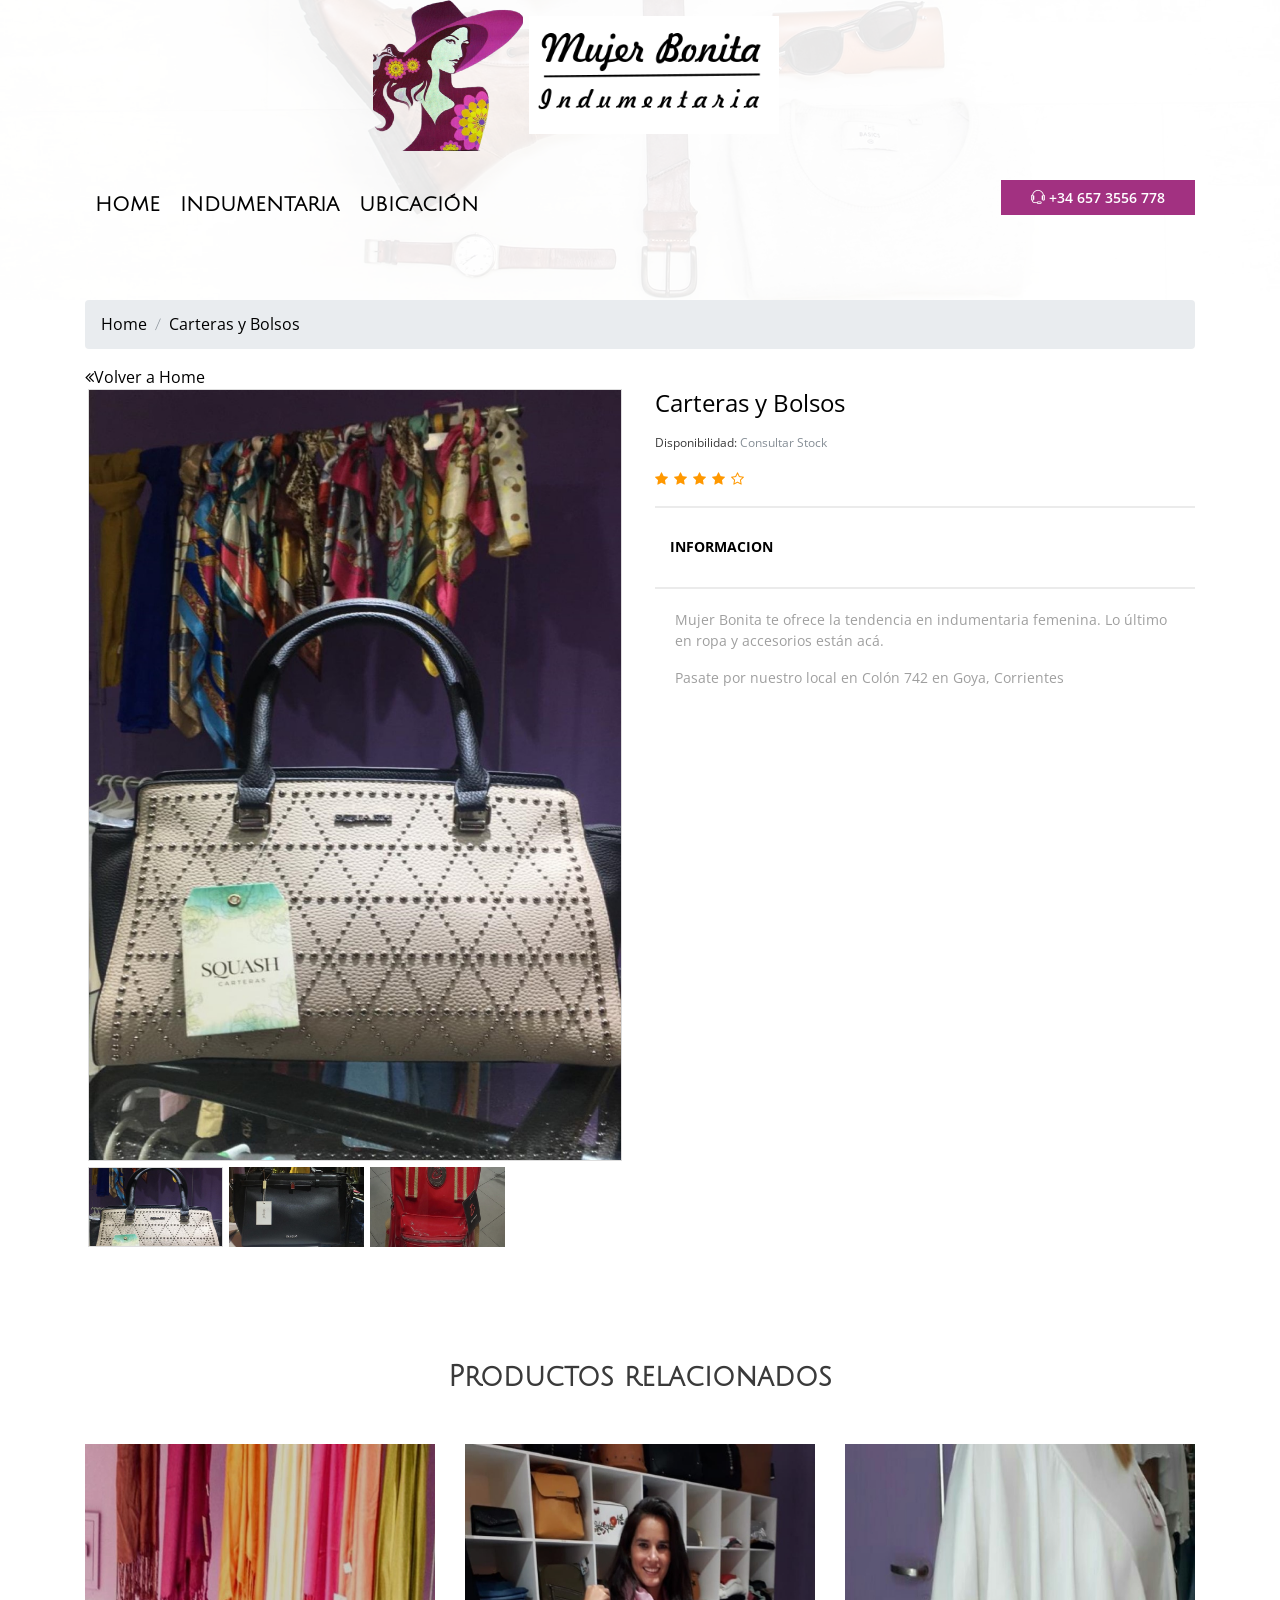
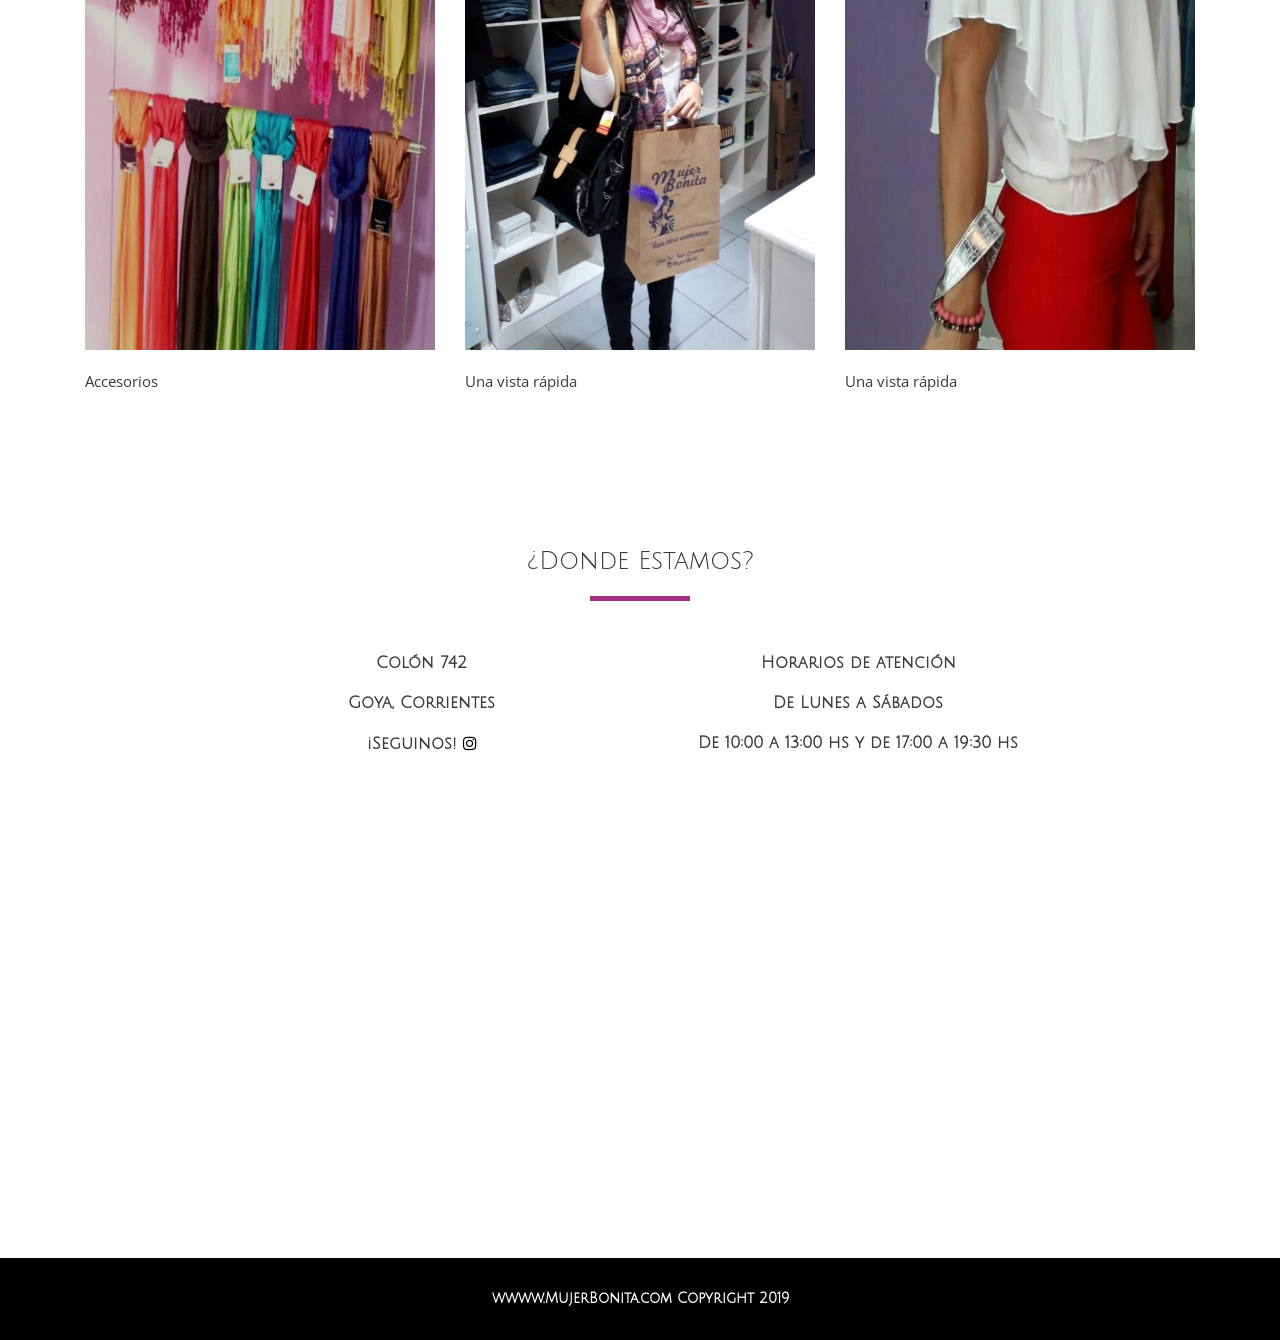
<file: mujer/carteras.html>
<!DOCTYPE html>
<html lang="es">

<head>
    <meta charset="UTF-8">
    <meta name="description" content="">
    <meta http-equiv="X-UA-Compatible" content="IE=edge">
    <meta name="viewport" content="width=device-width, initial-scale=1, shrink-to-fit=no">
    <!-- The above 4 meta tags *must* come first in the head; any other head content must come *after* these tags -->

    <!-- Title  -->
    <title>Mujer Bonita- Carteras</title>

    <!-- Favicon  -->
    <link rel="icon" href="imgMujer/logo.png">

    <link href="https://fonts.googleapis.com/css?family=Julius+Sans+One&display=swap" rel="stylesheet">

    <!-- Core Style CSS -->
    <link rel="stylesheet" href="css/core-style.css">
    <link rel="stylesheet" href="style.css">

    <!-- Responsive CSS -->
    <link href="css/responsive.css" rel="stylesheet">

</head>

<body>
    <div class="catagories-side-menu">
        <!-- Close Icon -->
        <div id="sideMenuClose">
            <i class="ti-close"></i>
        </div>
        <!--  Side Nav  -->
    </div>

    <div id="wrapper">

        <!-- ****** Header Area Start ****** -->
        <header class="header_area bg-img background-overlay-white" style="background-image: url(img/bg-img/bg-1-min.jpg);">
            <!-- Top Header Area Start -->
            <div class="top_header_area">
                <div class="container h-100">
                    <div class="row h-100 align-items-center justify-content-center">
                        <div class="col-12 col-lg-7">
                            <div class="top_single_area d-flex align-items-center">
                                <!-- Logo Area -->
                                <div class="top_logo">
                                    <a href="index.html"><img src="imgMujer/logo.png" alt="" width="150" height="150"></a>
                                    <a href="index.html" ><img src="Untitled2.png" alt="" width="250" height="250" ></a>   
                                </div>
                            </div>
                        </div>
                    </div>
                </div>
            </div>

            <!-- Top Header Area End -->
            <div class="main_header_area">
                <div class="container h-100">
                    <div class="row h-100">
                        <div class="col-12 d-md-flex justify-content-between">
                           
                          
                            <!-- Menu Area -->
                            <div class="main-menu-area">
                                <nav class="navbar navbar-expand-lg align-items-start">

                                    <button class="navbar-toggler" type="button" data-toggle="collapse" data-target="#karl-navbar" aria-controls="karl-navbar" aria-expanded="false" aria-label="Toggle navigation"><span class="navbar-toggler-icon"><i class="ti-menu"></i></span></button>

                                    <div class="collapse navbar-collapse align-items-start collapse" id="karl-navbar">
                                        <ul class="navbar-nav animated" id="nav">
                                            <li class="nav-item active"><a class="nav-link" href="index.html" id="btn-home">Home</a></li>
                                            <li class="nav-item"><a class="nav-link" href="#carteras" id="btn-indumentaria">Indumentaria</a></li>
                                           <li class="nav-item"><a class="nav-link" href="#ubicacion-btn" id="btn-ubicacion">Ubicación</a></li> 
                                        </ul>
                                    </div>
                                </nav>
                            </div>
                            <!-- Help Line -->
                              <div class="help-line">      
                                <a href="tel:+346573556778"><i class="ti-headphone-alt"></i> +34 657 3556 778</a>
                              </div>
                        </div>
                    </div>
                </div>
            </div>
        </header>
        <!-- ****** Header Area End ****** -->

        <!-- <<<<<<<<<<<<<<<<<<<< Breadcumb Area Start <<<<<<<<<<<<<<<<<<<< -->
        <div class="breadcumb_area">
            <div class="container">
                <div class="row">
                    <div class="col-12">
                        <ol class="breadcrumb d-flex align-items-center">
                            <li class="breadcrumb-item"><a href="index.html">Home</a></li>
                            <li class="breadcrumb-item"><a href="#">Carteras y Bolsos</a></li>
                        </ol>
                        <!-- btn -->
                        <a href="#" class="backToHome d-block" id="carteras"><i class="fa fa-angle-double-left"></i>Volver a Home</a>
                    </div>
                </div>
            </div>
        </div>
        <!-- <<<<<<<<<<<<<<<<<<<< Breadcumb Area End <<<<<<<<<<<<<<<<<<<< -->

        <!-- <<<<<<<<<<<<<<<<<<<< Single Product Details Area Start >>>>>>>>>>>>>>>>>>>>>>>>> -->
        <section class="single_product_details_area section_padding_0_100">
            <div class="container">
                <div class="row">

                    <div class="col-12 col-md-6">
                        <div class="single_product_thumb">
                            <div id="product_details_slider" class="carousel slide" data-ride="carousel">

                                <ol class="carousel-indicators">
                                    <li class="active" data-target="#product_details_slider" data-slide-to="0" style="background-image: url(img/product-img/05-min.jpeg);">
                                    </li>
                                    <li data-target="#product_details_slider" data-slide-to="1" style="background-image: url(img/product-img/04-min.jpeg);">
                                    </li>
                                    <li data-target="#product_details_slider" data-slide-to="2" style="background-image: url(img/product-img/cartera-min.jpg);">
                                    </li>
                                </ol>

                                <div class="carousel-inner">
                                    <div class="carousel-item active">
                                        <a class="gallery_img" href="img/product-img/05-min.jpeg">
                                        <img class="d-block w-100" src="img/product-img/05-min.jpeg" alt="First slide">
                                    </a>
                                    </div>
                                    <div class="carousel-item">
                                        <a class="gallery_img" href="img/product-img/04-min.jpeg">
                                        <img class="d-block w-100" src="img/product-img/04-min.jpeg" alt="Second slide">
                                    </a>
                                    </div>
                                    <div class="carousel-item">
                                        <a class="gallery_img" href="img/product-img/cartera-min.jpg">
                                        <img class="d-block w-100" src="img/product-img/cartera-min.jpg" alt="Third slide">
                                    </a>
                                    </div>
                                </div>
                            </div>
                        </div>
                    </div>

                    <div class="col-12 col-md-6">
                        <div class="single_product_desc">

                            <h4 class="title"><a href="#">Carteras y Bolsos</a></h4>
                            <p class="available">Disponibilidad: <span class="text-muted">Consultar Stock</span></p>

                            <div class="single_product_ratings mb-15">
                                <i class="fa fa-star" aria-hidden="true"></i>
                                <i class="fa fa-star" aria-hidden="true"></i>
                                <i class="fa fa-star" aria-hidden="true"></i>
                                <i class="fa fa-star" aria-hidden="true"></i>
                                <i class="fa fa-star-o" aria-hidden="true"></i>
                            </div>

                            <div id="accordion" role="tablist">
                                <div class="card">
                                    <div class="card-header" role="tab" id="headingOne">
                                        <h6 class="mb-0">
                                            <a data-toggle="collapse" href="#collapseOne" aria-expanded="true" aria-controls="collapseOne">Informacion</a>
                                        </h6>
                                    </div>

                                    <div id="collapseOne" class="collapse show" role="tabpanel" aria-labelledby="headingOne" data-parent="#accordion">
                                        <div class="card-body">
                                            <p>Mujer Bonita te ofrece la tendencia  en indumentaria femenina. Lo último en ropa y accesorios están acá.</p>
                                            <p>Pasate por nuestro local en Colón 742 en Goya, Corrientes</p>
                                        </div>
                                    </div>
                                </div>
                                
                                <div class="card">
                                    <div id="collapseThree" class="collapse" role="tabpanel" aria-labelledby="headingThree" data-parent="#accordion">
                                        <div class="card-body">
                                            <p>Lorem ipsum dolor sit amet, consectetur adipisicing elit. Esse quo sint repudiandae suscipit ab soluta delectus voluptate, vero vitae, tempore maxime rerum iste dolorem mollitia perferendis distinctio. Quibusdam laboriosam rerum distinctio. Repudiandae fugit odit, sequi id!</p>
                                            <p>Lorem ipsum dolor sit amet, consectetur adipisicing elit. Beatae qui maxime consequatur laudantium temporibus ad et. A optio inventore deleniti ipsa.</p>
                                        </div>
                                    </div>
                                </div>
                            </div>

                        </div>
                    </div>
                </div>
            </div>
        </section>
        <!-- <<<<<<<<<<<<<<<<<<<< Single Product Details Area End >>>>>>>>>>>>>>>>>>>>>>>>> -->
        <section class="you_may_like_area clearfix">
            <div class="container">
                <div class="row">
                    <div class="col-12">
                        <div class="section_heading text-center">
                            <h3>Productos relacionados</h3>
                        </div>
                    </div>
                </div>
                <div class="row">
                    <div class="col-12">
                        <div class="you_make_like_slider owl-carousel">

                            <!-- Single gallery Item -->
                            <div class="single_gallery_item">
                                <!-- Product Image -->
                                <div class="product-img">
                                    <a href="index.html">
                                    <img src="img/product-img/09-min.jpg" alt="" title="Ver accesorios">
                                    </a>
                                </div>
                                <!-- Product Description -->
                                <div class="product-description">
                                    <p>Accesorios</p>
                                </div>
                            </div>

                            <!-- Single gallery Item -->
                            <div class="single_gallery_item">
                                <!-- Product Image -->
                                <div class="product-img">
                                    <a href="index.html">
                                    <img src="img/product-img/02-min.jpg" alt="" title="Ver en Home">
                                    </a>
                                </div>
                                <!-- Product Description -->
                                <div class="product-description">
                                    <p>Una vista rápida</p>
                                </div>
                            </div>

                            <!-- Single gallery Item -->
                            <div class="single_gallery_item">
                                <!-- Product Image -->
                                <div class="product-img">
                                    <a href="index.html">
                                    <img src="img/product-img/03-min.jpg" alt="" title="Ver en Home">
                                    </a>
                                </div>
                                <!-- Product Description -->
                                <div class="product-description">
                                    <p>Una vista rápida</p>
                                </div>
                            </div>

                            <!-- Single gallery Item -->
                            <div class="single_gallery_item">
                                <!-- Product Image -->
                                <div class="product-img">
                                    <a href="index.html">
                                    <img src="img/product-img/06-min.jpeg" alt="" title="Ver en accesorios">
                                    </a>
                                </div>
                                <!-- Product Description -->
                                <div class="product-description">
                                    <p>Accesorios</p>
                                </div>
                            </div>

                            <!-- Single gallery Item -->
                            <div class="single_gallery_item">
                                <!-- Product Image -->
                                <div class="product-img">
                                    <a href="carteras.html">
                                    <img src="img/product-img/01-min.jpg" alt="" title="Ver en Home">
                                    </a>
                                </div>
                                <!-- Product Description -->
                                <div class="product-description">
                                    <p>Una vista rápida</p>
                                </div>
                            </div>
                        </div>
                    </div>
                </div>
            </div>
        </section>

        <!-- ****** Footer Area Start ****** -->
        <section class="mapa" >
            <div class="ubicacion">
                <p id="ubicacion-btn">¿Donde Estamos?</p>
                <div class="underline"></div>
            </div>
                <div class="direccionYhorarios row justify-content-center">
                    <div class="direccion col-4">
                        <p>Colón 742</p>
                        <p>Goya, Corrientes</p>
                        <p>¡Seguinos!
                        <a href="https://www.instagram.com/mujerrbonita/" title="Ir a Instagram"><i class="fa fa-instagram" aria-hidden="true"></i></a></p>
                    </div>

                    <div class="horarios col-4">
                        <p>Horarios de atención</p>
                        <p>De Lunes a Sábados</p>
                        <p>De 10:00 a 13:00 hs y de 17:00 a 19:30 hs</p>
                    </div>
                </div> 
                    <iframe src="https://www.google.com/maps/embed?pb=!1m18!1m12!1m3!1d3484.778988896694!2d-59.26613608503523!3d-29.141708582219742!2m3!1f0!2f0!3f0!3m2!1i1024!2i768!4f13.1!3m3!1m2!1s0x944e8495912c0517%3A0xf3be8c28cbc86f6e!2sCol%C3%B3n+742%2C+W3450EEP+Goya%2C+Corrientes!5e0!3m2!1ses-419!2sar!4v1560296104022!5m2!1ses-419!2sar" width="1340" height="450" frameborder="0" style="border:0" allowfullscreen></iframe>  
        </section>
    
        <footer id="contacto-btn">
         <div class="contenedor">
            <div class="copyright">
                <p>wwww.MujerBonita.com Copyright 2019</p>
            </div>
         </div>
        </footer>
        <!-- ****** Footer Area End ****** -->
    </div>
    <!-- /.wrapper end -->

    <!-- jQuery (Necessary for All JavaScript Plugins) -->
    <script src="js/jquery/jquery-2.2.4.min.js"></script>
    <!-- Popper js -->
    <script src="js/popper.min.js"></script>
    <!-- Bootstrap js -->
    <script src="js/bootstrap.min.js"></script>
    <!-- Plugins js -->
    <script src="js/plugins.js"></script>
    <!-- Active js -->
    <script src="js/active.js"></script>

    <script src="efectoScroll.js"></script>

</body>

</html>
</file>
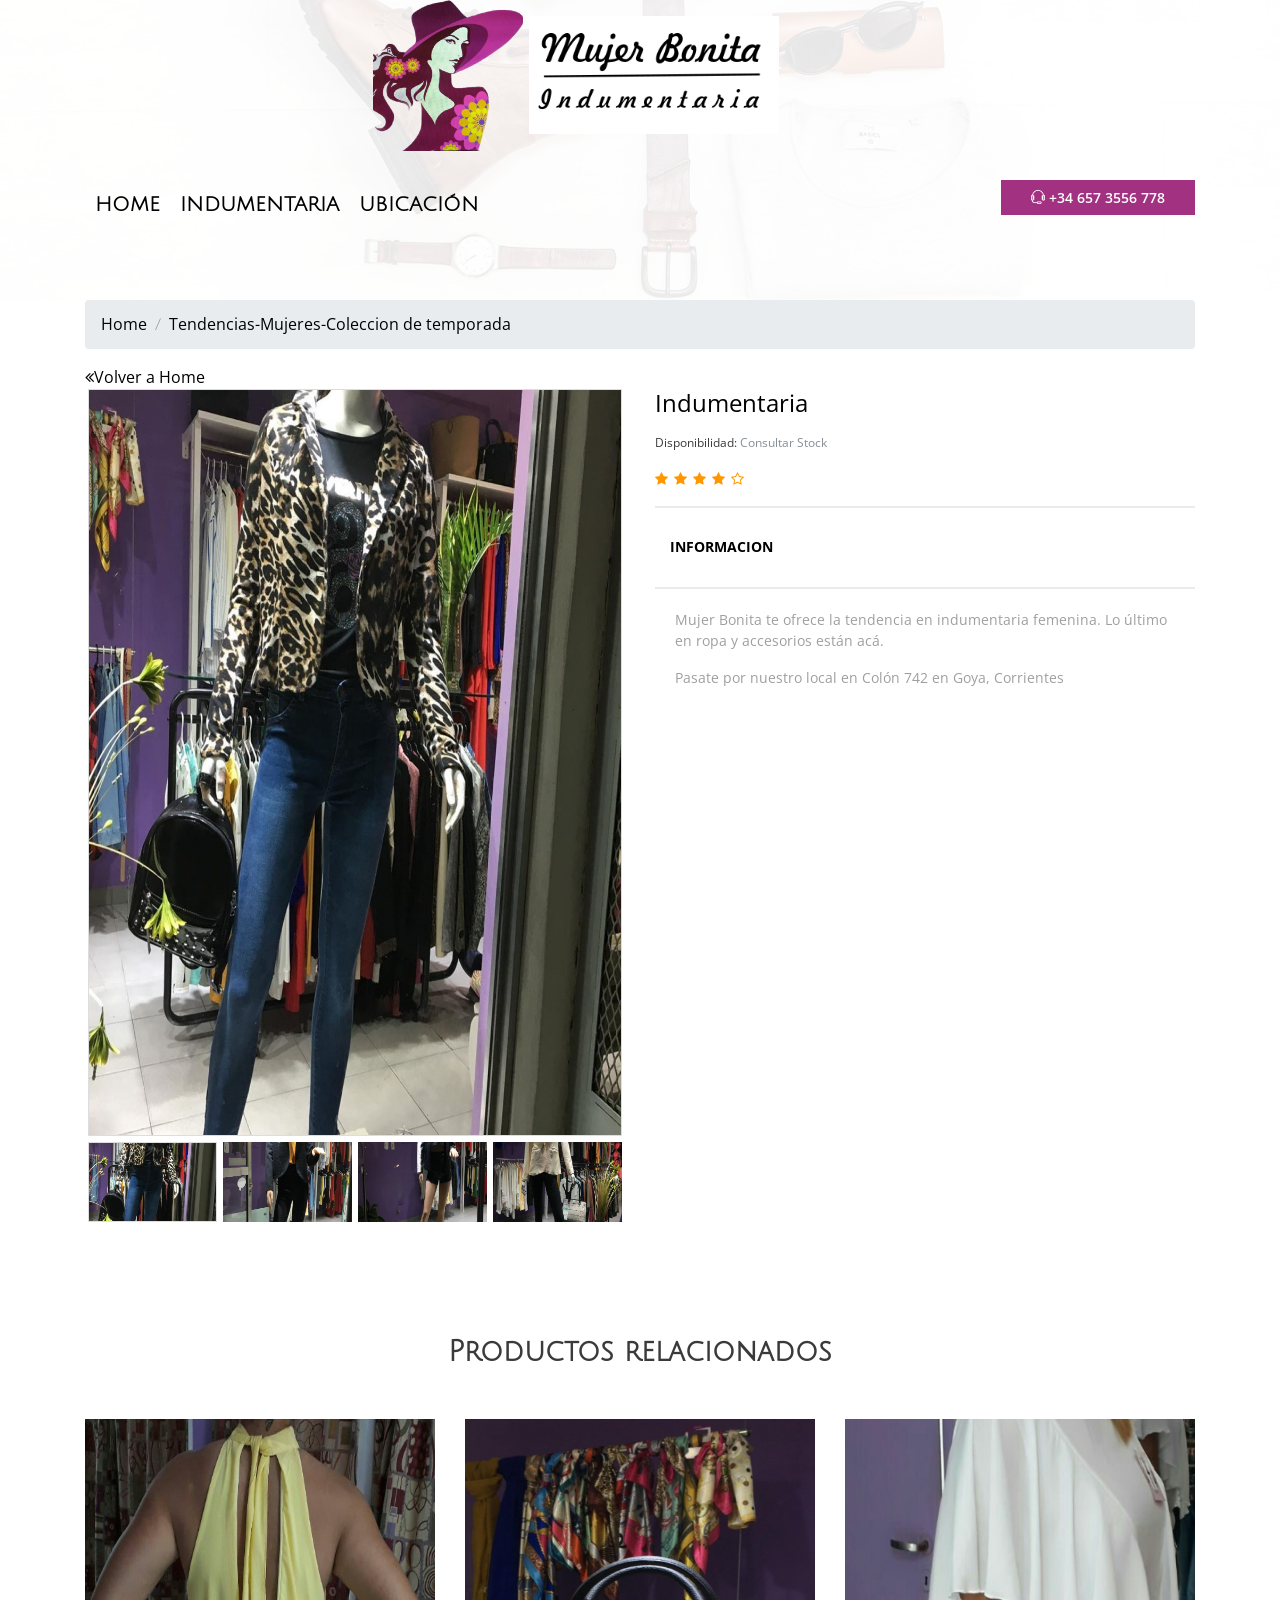
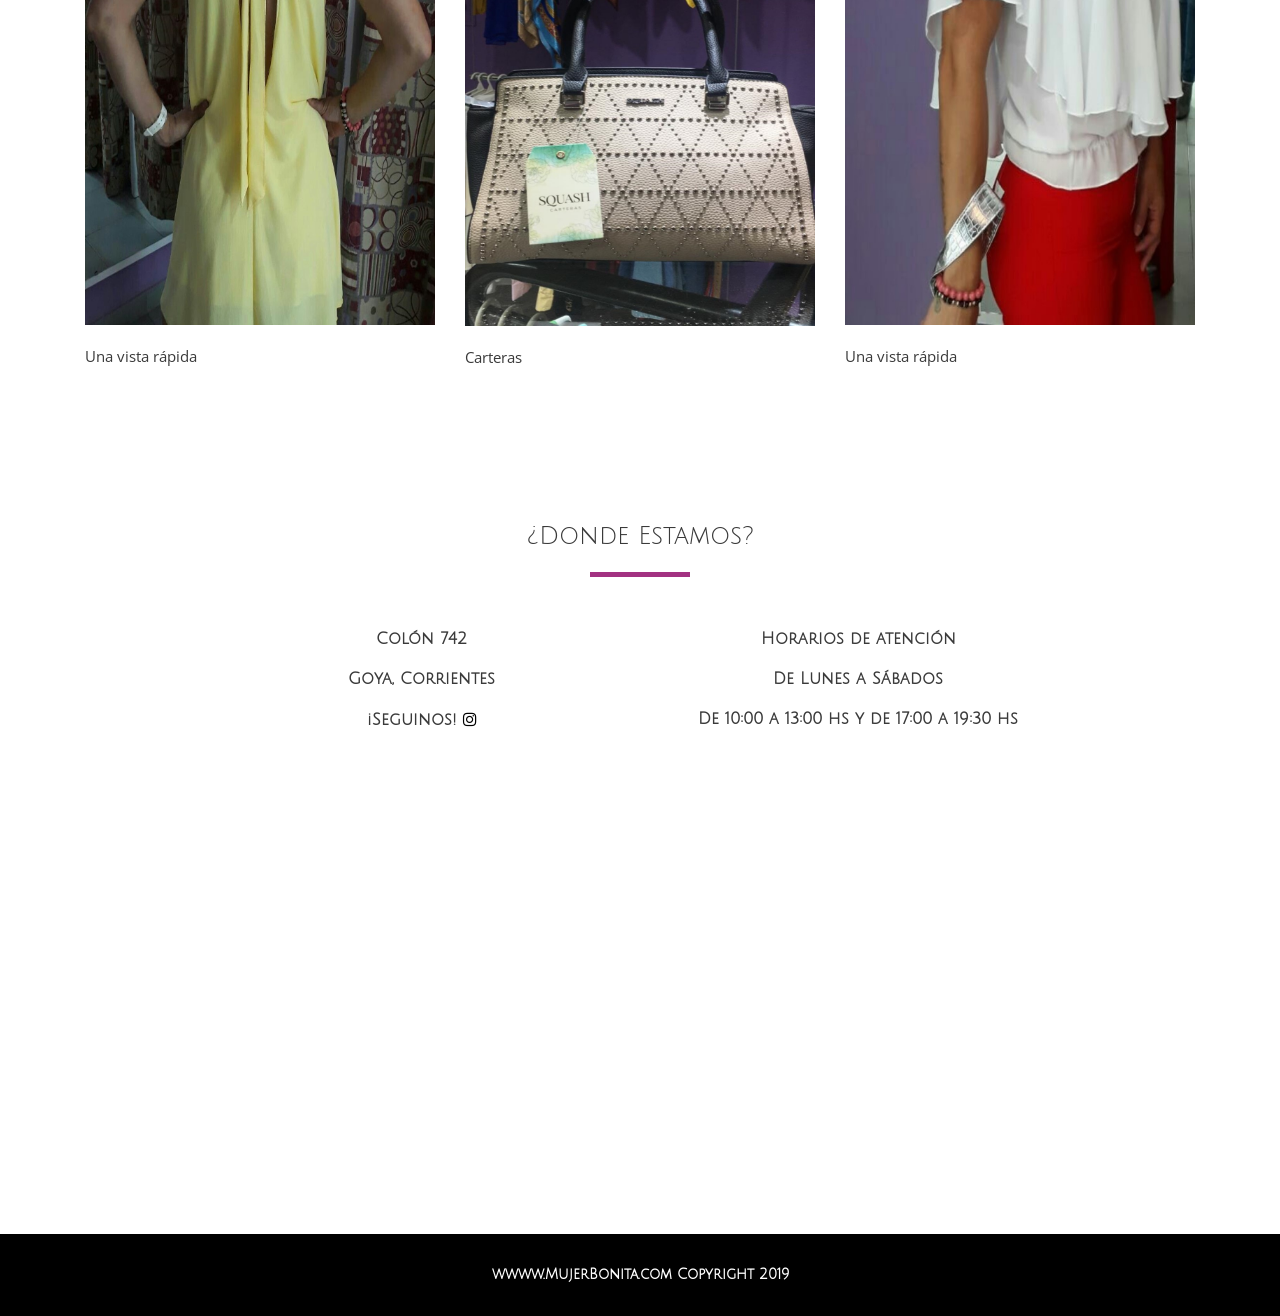
<file: mujer/product-details.html>
<!DOCTYPE html>
<html lang="es">

<head>
    <meta charset="UTF-8">
    <meta name="description" content="">
    <meta http-equiv="X-UA-Compatible" content="IE=edge">
    <meta name="viewport" content="width=device-width, initial-scale=1, shrink-to-fit=no">
    <!-- The above 4 meta tags *must* come first in the head; any other head content must come *after* these tags -->

    <!-- Title  -->
    <title>Mujer Bonita- Tendencias</title>

    <!-- Favicon  -->
    <link rel="icon" href="imgMujer/logo.png">

    <link href="https://fonts.googleapis.com/css?family=Julius+Sans+One&display=swap" rel="stylesheet">

    <!-- Core Style CSS -->
    <link rel="stylesheet" href="css/core-style.css">
    <link rel="stylesheet" href="style.css">

    <!-- Responsive CSS -->
    <link href="css/responsive.css" rel="stylesheet">

</head>

<body>
    <div class="catagories-side-menu">
        <!-- Close Icon -->
        <div id="sideMenuClose">
            <i class="ti-close"></i>
        </div>
        <!--  Side Nav  -->
    </div>

    <div id="wrapper">

        <!-- ****** Header Area Start ****** -->
        <header class="header_area bg-img background-overlay-white" style="background-image: url(img/bg-img/bg-1-min.jpg);">
            <!-- Top Header Area Start -->
            <div class="top_header_area">
                <div class="container h-100">
                    <div class="row h-100 align-items-center justify-content-center">
                        <div class="col-12 col-lg-7">
                            <div class="top_single_area d-flex align-items-center">
                                <!-- Logo Area -->
                                <div class="top_logo">
                                    <a href="index.html"><img src="imgMujer/logo.png" alt="" width="150" height="150"></a>
                                    <a href="index.html" ><img src="Untitled2.png" alt="" width="250" height="250" ></a>   
                                </div>
                            </div>
                        </div>
                    </div>
                </div>
            </div>

            <!-- Top Header Area End -->
            <div class="main_header_area">
                <div class="container h-100">
                    <div class="row h-100">
                        <div class="col-12 d-md-flex justify-content-between">
                           
                          
                            <!-- Menu Area -->
                            <div class="main-menu-area">
                                <nav class="navbar navbar-expand-lg align-items-start">

                                    <button class="navbar-toggler" type="button" data-toggle="collapse" data-target="#karl-navbar" aria-controls="karl-navbar" aria-expanded="false" aria-label="Toggle navigation"><span class="navbar-toggler-icon"><i class="ti-menu"></i></span></button>

                                    <div class="collapse navbar-collapse align-items-start collapse" id="karl-navbar">
                                        <ul class="navbar-nav animated" id="nav">
                                            <li class="nav-item active"><a class="nav-link" href="index.html" id="btn-home">Home</a></li>
                                            <li class="nav-item"><a class="nav-link" href="#indumentaria" id="btn-indumentaria">Indumentaria</a></li>
                                            <li class="nav-item"><a class="nav-link" href="#ubicacion-btn" id="btn-ubicacion">Ubicación</a></li> 
                                        </ul>
                                    </div>
                                </nav>
                            </div>
                            
                            <!-- Help Line -->
                              <div class="help-line">      
                                <a href="tel:+346573556778"><i class="ti-headphone-alt"></i> +34 657 3556 778</a>
                              </div>
                        </div>
                    </div>
                </div>
            </div>
        </header>
        <!-- ****** Header Area End ****** -->

        <!-- <<<<<<<<<<<<<<<<<<<< Breadcumb Area Start <<<<<<<<<<<<<<<<<<<< -->
        <div class="breadcumb_area">
            <div class="container">
                <div class="row">
                    <div class="col-12">
                        <ol class="breadcrumb d-flex align-items-center">
                            <li class="breadcrumb-item"><a href="index.html">Home</a></li>
                            <li class="breadcrumb-item"><a href="#">Tendencias-Mujeres-Coleccion de temporada</a></li>
                        </ol>
                        <!-- btn -->
                        <a href="#" class="backToHome d-block" id="indumentaria"><i class="fa fa-angle-double-left"></i>Volver a Home</a>
                    </div>
                </div>
            </div>
        </div>
        <!-- <<<<<<<<<<<<<<<<<<<< Breadcumb Area End <<<<<<<<<<<<<<<<<<<< -->

        <!-- <<<<<<<<<<<<<<<<<<<< Single Product Details Area Start >>>>>>>>>>>>>>>>>>>>>>>>> -->
        <section class="single_product_details_area section_padding_0_100">
            <div class="container">
                <div class="row">

                    <div class="col-12 col-md-6">
                        <div class="single_product_thumb">
                            <div id="product_details_slider" class="carousel slide" data-ride="carousel">

                                <ol class="carousel-indicators">
                                    <li class="active" data-target="#product_details_slider" data-slide-to="0" style="background-image: url(img/product-img/12-min.jpg);">
                                    </li>
                                    <li data-target="#product_details_slider" data-slide-to="1" style="background-image: url(img/product-img/14-min.jpg);">
                                    </li>
                                    <li data-target="#product_details_slider" data-slide-to="2" style="background-image: url(img/product-img/11-min.jpg);">
                                    </li>
                                    <li data-target="#product_details_slider" data-slide-to="3" style="background-image: url(img/product-img/17-min.jpg);">
                                    </li>
                                </ol>

                                <div class="carousel-inner">
                                    <div class="carousel-item active">
                                        <a class="gallery_img" href="img/product-img/12-min.jpg">
                                        <img class="d-block w-100" src="img/product-img/12-min.jpg" alt="First slide">
                                    </a>
                                    </div>
                                    <div class="carousel-item">
                                        <a class="gallery_img" href="img/product-img/14-min.jpg">
                                        <img class="d-block w-100" src="img/product-img/14-min.jpg" alt="Second slide">
                                    </a>
                                    </div>
                                    <div class="carousel-item">
                                        <a class="gallery_img" href="img/product-img/11-min.jpg">
                                        <img class="d-block w-100" src="img/product-img/11-min.jpg" alt="Third slide">
                                    </a>
                                    </div>
                                    <div class="carousel-item">
                                        <a class="gallery_img" href="img/product-img/17-min.jpg">
                                        <img class="d-block w-100" src="img/product-img/17-min.jpg" alt="Fourth slide">
                                    </a>
                                    </div>
                                </div>
                            </div>
                        </div>
                    </div>

                    <div class="col-12 col-md-6">
                        <div class="single_product_desc">

                            <h4 class="title"><a href="#">Indumentaria</a></h4>
                            <p class="available">Disponibilidad: <span class="text-muted">Consultar Stock</span></p>

                            <div class="single_product_ratings mb-15">
                                <i class="fa fa-star" aria-hidden="true"></i>
                                <i class="fa fa-star" aria-hidden="true"></i>
                                <i class="fa fa-star" aria-hidden="true"></i>
                                <i class="fa fa-star" aria-hidden="true"></i>
                                <i class="fa fa-star-o" aria-hidden="true"></i>
                            </div>

                            <div id="accordion" role="tablist">
                                <div class="card">
                                    <div class="card-header" role="tab" id="headingOne">
                                        <h6 class="mb-0">
                                            <a data-toggle="collapse" href="#collapseOne" aria-expanded="true" aria-controls="collapseOne">Informacion</a>
                                        </h6>
                                    </div>

                                    <div id="collapseOne" class="collapse show" role="tabpanel" aria-labelledby="headingOne" data-parent="#accordion">
                                        <div class="card-body">
                                            <p>Mujer Bonita te ofrece la tendencia  en indumentaria femenina. Lo último en ropa y accesorios están acá.</p>
                                            <p>Pasate por nuestro local en Colón 742 en Goya, Corrientes</p>
                                        </div>
                                    </div>
                                </div>
                                
                                <div class="card">
                                    <div id="collapseThree" class="collapse" role="tabpanel" aria-labelledby="headingThree" data-parent="#accordion">
                                        <div class="card-body">
                                            <p>Lorem ipsum dolor sit amet, consectetur adipisicing elit. Esse quo sint repudiandae suscipit ab soluta delectus voluptate, vero vitae, tempore maxime rerum iste dolorem mollitia perferendis distinctio. Quibusdam laboriosam rerum distinctio. Repudiandae fugit odit, sequi id!</p>
                                            <p>Lorem ipsum dolor sit amet, consectetur adipisicing elit. Beatae qui maxime consequatur laudantium temporibus ad et. A optio inventore deleniti ipsa.</p>
                                        </div>
                                    </div>
                                </div>
                            </div>

                        </div>
                    </div>
                </div>
            </div>
        </section>
        <!-- <<<<<<<<<<<<<<<<<<<< Single Product Details Area End >>>>>>>>>>>>>>>>>>>>>>>>> -->
        <section class="you_may_like_area clearfix">
            <div class="container">
                <div class="row">
                    <div class="col-12">
                        <div class="section_heading text-center">
                            <h3>Productos relacionados</h3>
                        </div>
                    </div>
                </div>
                <div class="row">
                    <div class="col-12">
                        <div class="you_make_like_slider owl-carousel">

                            <!-- Single gallery Item -->
                            <div class="single_gallery_item">
                                <!-- Product Image -->
                                <div class="product-img">
                                    <a href="index.html">
                                    <img src="img/product-img/01-min.jpg" alt="" title="Ver en Home">
                                    </a>
                                </div>
                                <!-- Product Description -->
                                <div class="product-description">
                                    <p>Una vista rápida</p>
                                </div>
                            </div>

                            <!-- Single gallery Item -->
                            <div class="single_gallery_item">
                                <!-- Product Image -->
                                <div class="product-img">
                                    <a href="carteras.html">
                                    <img src="img/product-img/05-min.jpeg" alt="" title="Ver carteras">
                                    </a>
                                </div>
                                <!-- Product Description -->
                                <div class="product-description">
                                    <p>Carteras</p>
                                </div>
                            </div>

                            <!-- Single gallery Item -->
                            <div class="single_gallery_item">
                                <!-- Product Image -->
                                <div class="product-img">
                                    <a href="index.html">
                                    <img src="img/product-img/03-min.jpg" alt="" title="Ver en Home">
                                    </a>
                            </div>
                                <!-- Product Description -->
                                <div class="product-description">
                                    <p>Una vista rápida</p>
                                </div>
                            </div>

                            <!-- Single gallery Item -->
                            <div class="single_gallery_item">
                                <!-- Product Image -->
                                <div class="product-img">
                                    <a href="carteras.html">
                                    <img src="img/product-img/04-min.jpeg" alt="" title="Ver carteras">
                                    </a>
                                </div>
                                <!-- Product Description -->
                                <div class="product-description">
                                    <p>Carteras</p>
                                </div>
                            </div>

                            <!-- Single gallery Item -->
                            <div class="single_gallery_item">
                                <!-- Product Image -->
                                <div class="product-img">
                                    <a href="accesorios.html">
                                    <img src="img/product-img/09-min.jpg" alt="" title="Ver accesorios">
                                    </a>
                                </div>
                                <!-- Product Description -->
                                <div class="product-description">
                                    <p>Accesorios</p>
                                </div>
                            </div>
                        </div>
                    </div>
                </div>
            </div>
        </section>

        <section class="mapa" >
            <div class="ubicacion">
                <p id="ubicacion-btn">¿Donde Estamos?</p>
                <div class="underline"></div>
            </div>
                <div class="direccionYhorarios row justify-content-center">
                    <div class="direccion col-4">
                        <p>Colón 742</p>
                        <p>Goya, Corrientes</p>
                        <p>¡Seguinos!
                        <a href="https://www.instagram.com/mujerrbonita/" title="Ir a Instagram"><i class="fa fa-instagram" aria-hidden="true"></i></a></p>
                    </div>

                    <div class="horarios col-4">
                        <p>Horarios de atención</p>
                        <p>De Lunes a Sábados</p>
                        <p>De 10:00 a 13:00 hs y de 17:00 a 19:30 hs</p>
                    </div>
                </div>
                <iframe src="https://www.google.com/maps/embed?pb=!1m18!1m12!1m3!1d3484.778988896694!2d-59.26613608503523!3d-29.141708582219742!2m3!1f0!2f0!3f0!3m2!1i1024!2i768!4f13.1!3m3!1m2!1s0x944e8495912c0517%3A0xf3be8c28cbc86f6e!2sCol%C3%B3n+742%2C+W3450EEP+Goya%2C+Corrientes!5e0!3m2!1ses-419!2sar!4v1560296104022!5m2!1ses-419!2sar" width="1340" height="450" frameborder="0" style="border:0" allowfullscreen></iframe>
            
        </section>

        <!-- ****** Footer Area Start ****** -->
    
        <footer id="contacto-btn">
         <div class="contenedor">
            <div class="copyright">
                <p>wwww.MujerBonita.com Copyright 2019</p>
            </div>
         </div>
        </footer>
        <!-- ****** Footer Area End ****** -->
    </div>
    <!-- /.wrapper end -->

    <!-- jQuery (Necessary for All JavaScript Plugins) -->
    <script src="js/jquery/jquery-2.2.4.min.js"></script>
    <!-- Popper js -->
    <script src="js/popper.min.js"></script>
    <!-- Bootstrap js -->
    <script src="js/bootstrap.min.js"></script>
    <!-- Plugins js -->
    <script src="js/plugins.js"></script>
    <!-- Active js -->
    <script src="js/active.js"></script>

    <script src="efectoScroll.js"></script>

</body>

</html>
</file>
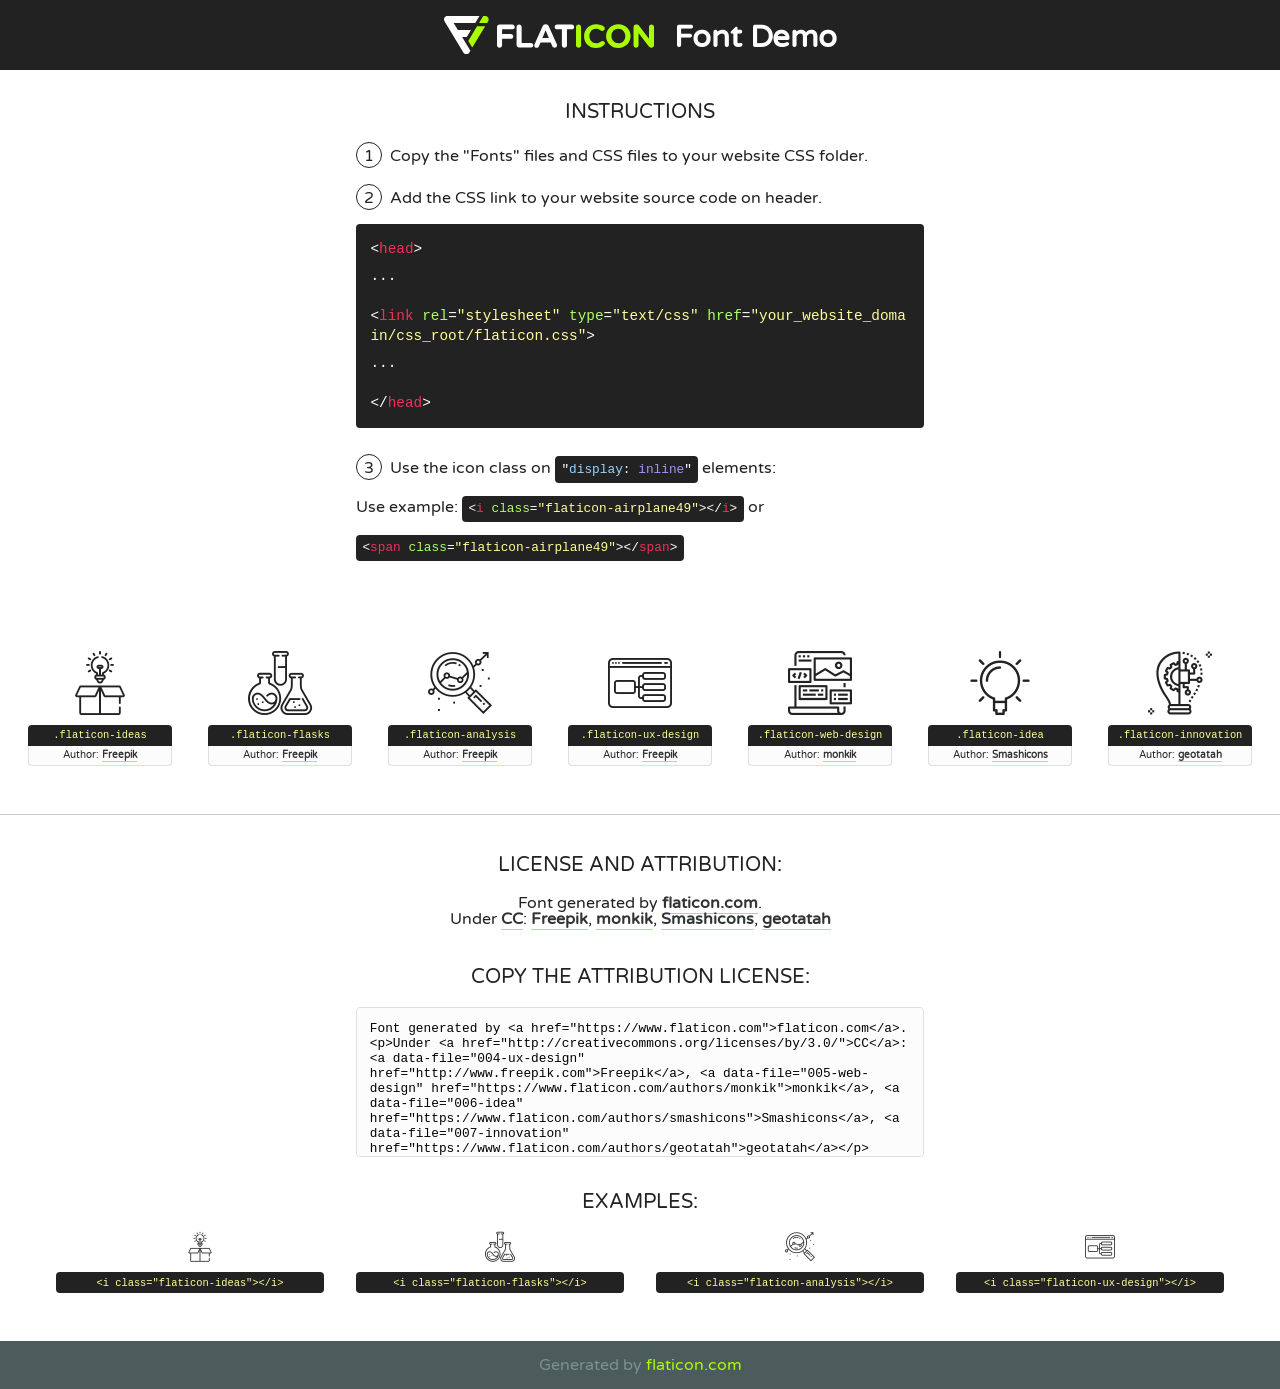
<file: fonts/flaticon/font/flaticon.html>
<!DOCTYPE html>
<!--
  Flaticon icon font: Flaticon
  Creation date: 20/03/2019 02:18
-->
<html>
<!DOCTYPE html>
<html>

<head>
    <title>Flaticon WebFont</title>
    <link href="http://fonts.googleapis.com/css?family=Varela+Round" rel="stylesheet" type="text/css" />
    <link rel="stylesheet" type="text/css" href="flaticon.css">
    <meta charset="UTF-8">
    <style>
    html, body, div, span, applet, object, iframe,
    h1, h2, h3, h4, h5, h6, p, blockquote, pre,
    a, abbr, acronym, address, big, cite, code,
    del, dfn, em, img, ins, kbd, q, s, samp,
    small, strike, strong, sub, sup, tt, var,
    b, u, i, center,
    dl, dt, dd, ol, ul, li,
    fieldset, form, label, legend,
    table, caption, tbody, tfoot, thead, tr, th, td,
    article, aside, canvas, details, embed, 
    figure, figcaption, footer, header, hgroup, 
    menu, nav, output, ruby, section, summary,
    time, mark, audio, video {
        margin: 0;
        padding: 0;
        border: 0;
        font-size: 100%;
        font: inherit;
        vertical-align: baseline;
    }
    /* HTML5 display-role reset for older browsers */
    article, aside, details, figcaption, figure, 
    footer, header, hgroup, menu, nav, section {
        display: block;
    }
    body {
        line-height: 1;
    }
    ol, ul {
        list-style: none;
    }
    blockquote, q {
        quotes: none;
    }
    blockquote:before, blockquote:after,
    q:before, q:after {
        content: '';
        content: none;
    }
    table {
        border-collapse: collapse;
        border-spacing: 0;
    }
    body {
        font-family: 'Varela Round', Helvetica, Arial, sans-serif;
        font-size: 16px;
        color: #222;
    }
    a {
        color: #333;
        border-bottom: 1px solid #a9fd00;
        font-weight: bold;
        text-decoration: none;
    }
    * {
        -moz-box-sizing: border-box;
        -webkit-box-sizing: border-box;
        box-sizing: border-box;
        margin: 0;
        padding: 0;
    }
    [class^="flaticon-"]:before, [class*=" flaticon-"]:before, [class^="flaticon-"]:after, [class*=" flaticon-"]:after {
        font-family: Flaticon;
        font-size: 30px;
        font-style: normal;
        margin-left: 20px;
        color: #333;
    }
    .wrapper {
        max-width: 600px;
        margin: auto;
        padding: 0 1em;
    }
    .title {
        font-size: 1.25em;
        text-align: center;
        margin-bottom: 1em;
        text-transform: uppercase;
    }
    header {
        text-align: center;
        background-color: #222;
        color: #fff;
        padding: 1em;
    }
    header .logo {
        width: 210px;
        height: 38px;
        display: inline-block;
        vertical-align: middle;
        margin-right: 1em;
        border: none;
    }
    header strong {
        font-size: 1.95em;
        font-weight: bold;
        vertical-align: middle;
        margin-top: 5px;
        display: inline-block;
    }
    .demo {
        margin: 2em auto;
        line-height: 1.25em;
    }
    .demo ul li {
        margin-bottom: 1em;
    }
    .demo ul li .num {
        color: #222;
        border-radius: 20px;
        display: inline-block;
        width: 26px;
        padding: 3px;
        height: 26px;
        text-align: center;
        margin-right: 0.5em;
        border: 1px solid #222;
    }
    .demo ul li code {
        background-color: #222;
        border-radius: 4px;
        padding: 0.25em 0.5em;
        display: inline-block;
        color: #fff;
        font-family: Consolas,Monaco,Lucida Console,Liberation Mono,DejaVu Sans Mono,Bitstream Vera Sans Mono,Courier New, monospace;
        font-weight: lighter;
        margin-top: 1em;
        font-size: 0.8em;
        word-break: break-all;
    }
    .demo ul li code.big {
        padding: 1em;
        font-size: 0.9em;
    }
    .demo ul li code .red {
        color: #EF3159;
    }
    .demo ul li code .green {
        color: #ACFF65;
    }
    .demo ul li code .yellow {
        color: #FFFF99;
    }
    .demo ul li code .blue {
        color: #99D3FF;
    }
    .demo ul li code .purple {
        color: #A295FF;
    }
    .demo ul li code .dots {
        margin-top: 0.5em;
        display: block;
    }
    #glyphs {
        border-bottom: 1px solid #ccc;
        padding: 2em 0;
        text-align: center;
    }
    .glyph {
        display: inline-block;
        width: 9em;
        margin: 1em;
        text-align: center;
        vertical-align: top;
        background: #FFF;
    }
    .glyph .glyph-icon {
        padding: 10px;
        display: block;
        font-family:"Flaticon";
        font-size: 64px;
        line-height: 1;
    }
    .glyph .glyph-icon:before {
        font-size: 64px;
        color: #222;
        margin-left: 0;
    }
    .class-name {
        font-size: 0.65em;
        background-color: #222;
        color: #fff;
        border-radius: 4px 4px 0 0;
        padding: 0.5em;
        color: #FFFF99;
        font-family: Consolas,Monaco,Lucida Console,Liberation Mono,DejaVu Sans Mono,Bitstream Vera Sans Mono,Courier New, monospace;
    }
    .author-name {
        font-size: 0.6em;
        background-color: #fcfcfd;
        border: 1px solid #DEDEE4;
        border-top: 0;
        border-radius: 0 0 4px 4px;
        padding: 0.5em;
    }
    .class-name:last-child {
        font-size: 10px;
        color:#888;
    }
    .class-name:last-child a {
        font-size: 10px;
        color:#555;
    }
    .class-name:last-child a:hover {
        color:#a9fd00;
    }
    .glyph > input {
        display: block;
        width: 100px;
        margin: 5px auto;
        text-align: center;
        font-size: 12px;
        cursor: text;
    }
    .glyph > input.icon-input {
        font-family:"Flaticon";
        font-size: 16px;
        margin-bottom: 10px;
    }
    .attribution .title {
        margin-top: 2em;
    }
    .attribution textarea {
        background-color: #fcfcfd;
        padding: 1em;
        border: none;
        box-shadow: none;
        border: 1px solid #DEDEE4;
        border-radius: 4px;
        resize: none;
        width: 100%;
        height: 150px;
        font-size: 0.8em;
        font-family: Consolas,Monaco,Lucida Console,Liberation Mono,DejaVu Sans Mono,Bitstream Vera Sans Mono,Courier New, monospace;
        -webkit-appearance: none;
    }
    .iconsuse {
        margin: 2em auto;
        text-align: center;
        max-width: 1200px;
    }
    .iconsuse:after {
        content: '';
        display: table;
        clear: both;
    }
    .iconsuse .image {
        float: left;
        width: 25%;
        padding: 0 1em;
    }
    .iconsuse .image p {
        margin-bottom: 1em;
    }
    .iconsuse .image span {
        display: block;
        font-size: 0.65em;
        background-color: #222;
        color: #fff;
        border-radius: 4px;
        padding: 0.5em;
        color: #FFFF99;
        margin-top: 1em;
        font-family: Consolas,Monaco,Lucida Console,Liberation Mono,DejaVu Sans Mono,Bitstream Vera Sans Mono,Courier New, monospace;
    }
    #footer {
        text-align: center;
        background-color: #4C5B5C;
        color: #7c9192;
        padding: 1em;
    }
    #footer a {
        border: none;
        color: #a9fd00;
        font-weight: normal;
    }
    @media (max-width: 960px) {
        .iconsuse .image {
            width: 50%;
        }
    }
    @media (max-width: 560px) {
        .iconsuse .image {
            width: 100%;
        }
    }
    </style>
</head>

<body class="characters-off">

    <header>
        <a href="https://www.flaticon.com" target="_blank" class="logo">
            <svg version="1.1" xmlns="http://www.w3.org/2000/svg" xmlns:xlink="http://www.w3.org/1999/xlink" xmlns:a="http://ns.adobe.com/AdobeSVGViewerExtensions/3.0/" viewBox="0 0 560.875 102.036" enable-background="new 0 0 560.875 102.036" xml:space="preserve">
                <defs>
                </defs>
                <g>
                    <g class="letters">
                        <path fill="#ffffff" d="M141.596,29.675c0-3.777,2.985-6.767,6.764-6.767h34.438c3.426,0,6.15,2.728,6.15,6.15
                        c0,3.43-2.724,6.149-6.15,6.149h-27.674v13.091h23.719c3.429,0,6.151,2.724,6.151,6.15c0,3.43-2.723,6.149-6.151,6.149h-23.719
                        v17.574c0,3.773-2.986,6.761-6.764,6.761c-3.779,0-6.764-2.989-6.764-6.761V29.675z"></path>
                        <path fill="#ffffff" d="M193.844,29.149c0-3.781,2.985-6.767,6.764-6.767c3.776,0,6.763,2.985,6.763,6.767v42.957h25.039
                        c3.426,0,6.149,2.726,6.149,6.153c0,3.425-2.723,6.15-6.149,6.15h-31.802c-3.779,0-6.764-2.986-6.764-6.768V29.149z"></path>
                        <path fill="#ffffff" d="M241.891,75.71l21.438-48.407c1.492-3.341,4.215-5.357,7.906-5.357h0.792
                        c3.686,0,6.323,2.017,7.815,5.357l21.439,48.407c0.436,0.967,0.701,1.845,0.701,2.723c0,3.602-2.809,6.501-6.414,6.501
                        c-3.161,0-5.269-1.845-6.499-4.655l-4.132-9.661h-27.059l-4.301,10.102c-1.144,2.631-3.426,4.214-6.237,4.214
                        c-3.517,0-6.24-2.81-6.24-6.325C241.1,77.64,241.451,76.677,241.891,75.71z M279.932,58.666l-8.521-20.297l-8.526,20.297H279.932
                        z"></path>
                        <path fill="#ffffff" d="M314.864,35.387H301.86c-3.429,0-6.239-2.813-6.239-6.238c0-3.429,2.811-6.24,6.239-6.24h39.533
                        c3.426,0,6.237,2.811,6.237,6.24c0,3.425-2.811,6.238-6.237,6.238h-13.001v42.785c0,3.773-2.99,6.761-6.764,6.761
                        c-3.779,0-6.764-2.989-6.764-6.761V35.387z"></path>
                        <path fill="#A9FD00" d="M352.615,29.149c0-3.781,2.985-6.767,6.767-6.767c3.774,0,6.761,2.985,6.761,6.767v49.024
                        c0,3.773-2.987,6.761-6.761,6.761c-3.781,0-6.767-2.989-6.767-6.761V29.149z"></path>
                        <path fill="#A9FD00" d="M374.132,53.836v-0.179c0-17.481,13.178-31.801,32.065-31.801c9.22,0,15.459,2.458,20.557,6.238
                        c1.402,1.054,2.637,2.985,2.637,5.357c0,3.692-2.985,6.59-6.681,6.59c-1.845,0-3.071-0.702-4.044-1.319
                        c-3.776-2.813-7.729-4.393-12.562-4.393c-10.364,0-17.831,8.611-17.831,19.154v0.173c0,10.542,7.291,19.329,17.831,19.329
                        c5.715,0,9.492-1.756,13.359-4.834c1.049-0.874,2.458-1.491,4.039-1.491c3.429,0,6.325,2.813,6.325,6.236
                        c0,2.106-1.056,3.78-2.282,4.834c-5.539,4.834-12.036,7.733-21.878,7.733C387.572,85.464,374.132,71.493,374.132,53.836z"></path>
                        <path fill="#A9FD00" d="M433.009,53.836v-0.179c0-17.481,13.79-31.801,32.766-31.801c18.981,0,32.592,14.143,32.592,31.628v0.173
                        c0,17.483-13.785,31.807-32.769,31.807C446.625,85.464,433.009,71.32,433.009,53.836z M484.224,53.836v-0.179
                        c0-10.539-7.725-19.326-18.626-19.326c-10.893,0-18.449,8.611-18.449,19.154v0.173c0,10.542,7.73,19.329,18.626,19.329
                        C476.676,72.986,484.224,64.378,484.224,53.836z"></path>
                        <path fill="#A9FD00" d="M506.233,29.321c0-3.774,2.99-6.763,6.767-6.763h1.401c3.252,0,5.183,1.583,7.029,3.953l26.093,34.265
                        V29.059c0-3.692,2.99-6.677,6.681-6.677c3.683,0,6.671,2.985,6.671,6.677v48.934c0,3.78-2.987,6.765-6.764,6.765h-0.436
                        c-3.257,0-5.188-1.581-7.034-3.953l-27.056-35.492v32.944c0,3.687-2.985,6.676-6.678,6.676c-3.683,0-6.673-2.989-6.673-6.676
                        V29.321z"></path>
                    </g>
                    <g class="insignia">
                        <path fill="#ffffff" d="M48.372,56.137h12.517l11.156-18.537H37.186L25.688,18.539h57.825L94.668,0H9.271
                        C5.925,0,2.842,1.801,1.198,4.716c-1.644,2.907-1.593,6.482,0.134,9.343l50.38,83.501c1.678,2.781,4.689,4.476,7.938,4.476
                        c3.246,0,6.257-1.695,7.935-4.476l2.898-4.804L48.372,56.137z"></path>
                        <g class="i">
                            <path fill="#A9FD00" d="M93.575,18.539h0.031v0.004l21.652,0.004l2.705-4.488c1.727-2.861,1.778-6.436,0.133-9.343
                            C116.454,1.801,113.371,0,110.026,0h-5.294L93.575,18.539z"></path>
                            <polygon fill="#A9FD00" points="88.291,27.356 64.725,66.486 75.519,84.404 109.942,27.356"></polygon>
                        </g>
                    </g>
                </g>
            </svg>
        </a>
        <strong>Font Demo</strong>
    </header>


    <section class="demo wrapper">

        <p class="title">Instructions</p>

        <ul>
            <li>
                <span class="num">1</span>Copy the "Fonts" files and CSS files to your website CSS folder.
            </li>
            <li>
                <span class="num">2</span>Add the CSS link to your website source code on header.
                <code class="big">
                    &lt;<span class="red">head</span>&gt;
                    <br/><span class="dots">...</span>
                    <br/>&lt;<span class="red">link</span> <span class="green">rel</span>=<span class="yellow">"stylesheet"</span> <span class="green">type</span>=<span class="yellow">"text/css"</span> <span class="green">href</span>=<span class="yellow">"your_website_domain/css_root/flaticon.css"</span>&gt;
                    <br/><span class="dots">...</span>
                    <br/>&lt;/<span class="red">head</span>&gt;
                </code>
            </li>

            <li>
                <p>
                    <span class="num">3</span>Use the icon class on <code>"<span class="blue">display</span>:<span class="purple"> inline</span>"</code> elements:
                    <br />
                    Use example: <code>&lt;<span class="red">i</span> <span class="green">class</span>=<span class="yellow">&quot;flaticon-airplane49&quot;</span>&gt;&lt;/<span class="red">i</span>&gt;</code> or <code>&lt;<span class="red">span</span> <span class="green">class</span>=<span class="yellow">&quot;flaticon-airplane49&quot;</span>&gt;&lt;/<span class="red">span</span>&gt;</code>
            </li>
        </ul>

    </section>




   <section id="glyphs">          
    
      
        <div class="glyph"><div class="glyph-icon flaticon-ideas"></div>
            <div class="class-name">.flaticon-ideas</div>
            <div class="author-name">Author: <a data-file="001-ideas" href="http://www.freepik.com">Freepik</a> </div> 
        </div>        
        
        <div class="glyph"><div class="glyph-icon flaticon-flasks"></div>
            <div class="class-name">.flaticon-flasks</div>
            <div class="author-name">Author: <a data-file="002-flasks" href="http://www.freepik.com">Freepik</a> </div> 
        </div>        
        
        <div class="glyph"><div class="glyph-icon flaticon-analysis"></div>
            <div class="class-name">.flaticon-analysis</div>
            <div class="author-name">Author: <a data-file="003-analysis" href="http://www.freepik.com">Freepik</a> </div> 
        </div>        
        
        <div class="glyph"><div class="glyph-icon flaticon-ux-design"></div>
            <div class="class-name">.flaticon-ux-design</div>
            <div class="author-name">Author: <a data-file="004-ux-design" href="http://www.freepik.com">Freepik</a> </div> 
        </div>        
        
        <div class="glyph"><div class="glyph-icon flaticon-web-design"></div>
            <div class="class-name">.flaticon-web-design</div>
            <div class="author-name">Author: <a data-file="005-web-design" href="https://www.flaticon.com/authors/monkik">monkik</a> </div> 
        </div>        
        
        <div class="glyph"><div class="glyph-icon flaticon-idea"></div>
            <div class="class-name">.flaticon-idea</div>
            <div class="author-name">Author: <a data-file="006-idea" href="https://www.flaticon.com/authors/smashicons">Smashicons</a> </div> 
        </div>        
        
        <div class="glyph"><div class="glyph-icon flaticon-innovation"></div>
            <div class="class-name">.flaticon-innovation</div>
            <div class="author-name">Author: <a data-file="007-innovation" href="https://www.flaticon.com/authors/geotatah">geotatah</a> </div> 
        </div>        
        

    </section>



    <section class="attribution wrapper"   style="text-align:center;">

      <div class="title">License and attribution:</div><div class="attrDiv">Font generated by <a href="https://www.flaticon.com">flaticon.com</a>. <div><p>Under <a href="http://creativecommons.org/licenses/by/3.0/">CC</a>: <a data-file="004-ux-design" href="http://www.freepik.com">Freepik</a>, <a data-file="005-web-design" href="https://www.flaticon.com/authors/monkik">monkik</a>, <a data-file="006-idea" href="https://www.flaticon.com/authors/smashicons">Smashicons</a>, <a data-file="007-innovation" href="https://www.flaticon.com/authors/geotatah">geotatah</a></p>  </div>
      </div>
      <div class="title">Copy the Attribution License:</div>

    <textarea onclick="this.focus();this.select();">Font generated by &lt;a href=&quot;https://www.flaticon.com&quot;&gt;flaticon.com&lt;/a&gt;. <p>Under <a href="http://creativecommons.org/licenses/by/3.0/">CC</a>: <a data-file="004-ux-design" href="http://www.freepik.com">Freepik</a>, <a data-file="005-web-design" href="https://www.flaticon.com/authors/monkik">monkik</a>, <a data-file="006-idea" href="https://www.flaticon.com/authors/smashicons">Smashicons</a>, <a data-file="007-innovation" href="https://www.flaticon.com/authors/geotatah">geotatah</a></p>  
     </textarea>

    </section>

    <section class="iconsuse">

          <div class="title">Examples:</div>            
             
            <div class="image">
                <p>
                    <i class="glyph-icon flaticon-ideas"></i> 
                    <span>&lt;i class=&quot;flaticon-ideas&quot;&gt;&lt;/i&gt;</span>
                </p>
            </div>
            
            <div class="image">
                <p>
                    <i class="glyph-icon flaticon-flasks"></i> 
                    <span>&lt;i class=&quot;flaticon-flasks&quot;&gt;&lt;/i&gt;</span>
                </p>
            </div>
            
            <div class="image">
                <p>
                    <i class="glyph-icon flaticon-analysis"></i> 
                    <span>&lt;i class=&quot;flaticon-analysis&quot;&gt;&lt;/i&gt;</span>
                </p>
            </div>
            
            <div class="image">
                <p>
                    <i class="glyph-icon flaticon-ux-design"></i> 
                    <span>&lt;i class=&quot;flaticon-ux-design&quot;&gt;&lt;/i&gt;</span>
                </p>
            </div>
                       
        </div>
                            
    </section>

<div id="footer">
    <div>Generated by <a href="https://www.flaticon.com">flaticon.com</a>
    </div>
</div>



</body>
</html>
</file>
<file: css/flaticon.css>
/*
  	Flaticon icon font: Flaticon
  	Creation date: 04/01/2019 13:45
  	*/


@font-face {
  font-family: "Flaticon";
  src: url("../fonts/flaticon/font/Flaticon.eot");
  src: url("../fonts/flaticon/font/Flaticon.eot?#iefix") format("embedded-opentype"),
       url("../fonts/flaticon/font/Flaticon.woff") format("woff"),
       url("../fonts/flaticon/font/Flaticon.ttf") format("truetype"),
       url("../fonts/flaticon/font/Flaticon.svg#Flaticon") format("svg");
  font-weight: normal;
  font-style: normal;
}

@media screen and (-webkit-min-device-pixel-ratio:0) {
  @font-face {
    font-family: "Flaticon";
    src: url("../fonts/flaticon/font/Flaticon.svg#Flaticon") format("svg");
  }
}

[class^="flaticon-"]:before, [class*=" flaticon-"]:before,
[class^="flaticon-"]:after, [class*=" flaticon-"]:after {   
  font-family: Flaticon;
  font-style: normal;
  font-weight: normal;
  font-variant: normal;
  text-transform: none;
  line-height: 1;

  /* Better Font Rendering =========== */
  -webkit-font-smoothing: antialiased;
  -moz-osx-font-smoothing: grayscale;
}

.flaticon-ideas:before { content: "\f100"; }
.flaticon-flasks:before { content: "\f101"; }
.flaticon-analysis:before { content: "\f102"; }
.flaticon-ux-design:before { content: "\f103"; }
.flaticon-web-design:before { content: "\f104"; }
.flaticon-idea:before { content: "\f105"; }
.flaticon-innovation:before { content: "\f106"; }
</file>
<file: css/icomoon.css>
@font-face {
  font-family: 'icomoon';
  src:  url('../fonts/icomoon/icomoon.eot?6tt51o');
  src:  url('../fonts/icomoon/icomoon.eot?6tt51o#iefix') format('embedded-opentype'),
    url('../fonts/icomoon/icomoon.ttf?6tt51o') format('truetype'),
    url('../fonts/icomoon/icomoon.woff?6tt51o') format('woff'),
    url('../fonts/icomoon/icomoon.svg?6tt51o#icomoon') format('svg');
  font-weight: normal;
  font-style: normal;
}

[class^="icon-"], [class*=" icon-"] {
  /* use !important to prevent issues with browser extensions that change fonts */
  font-family: 'icomoon' !important;
  speak: none;
  font-style: normal;
  font-weight: normal;
  font-variant: normal;
  text-transform: none;
  line-height: 1;

  /* Better Font Rendering =========== */
  -webkit-font-smoothing: antialiased;
  -moz-osx-font-smoothing: grayscale;
}

.icon-asterisk:before {
  content: "\f069";
}
.icon-plus:before {
  content: "\f067";
}
.icon-question:before {
  content: "\f128";
}
.icon-minus:before {
  content: "\f068";
}
.icon-glass:before {
  content: "\f000";
}
.icon-music:before {
  content: "\f001";
}
.icon-search:before {
  content: "\f002";
}
.icon-envelope-o:before {
  content: "\f003";
}
.icon-heart:before {
  content: "\f004";
}
.icon-star:before {
  content: "\f005";
}
.icon-star-o:before {
  content: "\f006";
}
.icon-user:before {
  content: "\f007";
}
.icon-film:before {
  content: "\f008";
}
.icon-th-large:before {
  content: "\f009";
}
.icon-th:before {
  content: "\f00a";
}
.icon-th-list:before {
  content: "\f00b";
}
.icon-check:before {
  content: "\f00c";
}
.icon-close:before {
  content: "\f00d";
}
.icon-remove:before {
  content: "\f00d";
}
.icon-times:before {
  content: "\f00d";
}
.icon-search-plus:before {
  content: "\f00e";
}
.icon-search-minus:before {
  content: "\f010";
}
.icon-power-off:before {
  content: "\f011";
}
.icon-signal:before {
  content: "\f012";
}
.icon-cog:before {
  content: "\f013";
}
.icon-gear:before {
  content: "\f013";
}
.icon-trash-o:before {
  content: "\f014";
}
.icon-home:before {
  content: "\f015";
}
.icon-file-o:before {
  content: "\f016";
}
.icon-clock-o:before {
  content: "\f017";
}
.icon-road:before {
  content: "\f018";
}
.icon-download:before {
  content: "\f019";
}
.icon-arrow-circle-o-down:before {
  content: "\f01a";
}
.icon-arrow-circle-o-up:before {
  content: "\f01b";
}
.icon-inbox:before {
  content: "\f01c";
}
.icon-play-circle-o:before {
  content: "\f01d";
}
.icon-repeat:before {
  content: "\f01e";
}
.icon-rotate-right:before {
  content: "\f01e";
}
.icon-refresh:before {
  content: "\f021";
}
.icon-list-alt:before {
  content: "\f022";
}
.icon-lock:before {
  content: "\f023";
}
.icon-flag:before {
  content: "\f024";
}
.icon-headphones:before {
  content: "\f025";
}
.icon-volume-off:before {
  content: "\f026";
}
.icon-volume-down:before {
  content: "\f027";
}
.icon-volume-up:before {
  content: "\f028";
}
.icon-qrcode:before {
  content: "\f029";
}
.icon-barcode:before {
  content: "\f02a";
}
.icon-tag:before {
  content: "\f02b";
}
.icon-tags:before {
  content: "\f02c";
}
.icon-book:before {
  content: "\f02d";
}
.icon-bookmark:before {
  content: "\f02e";
}
.icon-print:before {
  content: "\f02f";
}
.icon-camera:before {
  content: "\f030";
}
.icon-font:before {
  content: "\f031";
}
.icon-bold:before {
  content: "\f032";
}
.icon-italic:before {
  content: "\f033";
}
.icon-text-height:before {
  content: "\f034";
}
.icon-text-width:before {
  content: "\f035";
}
.icon-align-left:before {
  content: "\f036";
}
.icon-align-center:before {
  content: "\f037";
}
.icon-align-right:before {
  content: "\f038";
}
.icon-align-justify:before {
  content: "\f039";
}
.icon-list:before {
  content: "\f03a";
}
.icon-dedent:before {
  content: "\f03b";
}
.icon-outdent:before {
  content: "\f03b";
}
.icon-indent:before {
  content: "\f03c";
}
.icon-video-camera:before {
  content: "\f03d";
}
.icon-image:before {
  content: "\f03e";
}
.icon-photo:before {
  content: "\f03e";
}
.icon-picture-o:before {
  content: "\f03e";
}
.icon-pencil:before {
  content: "\f040";
}
.icon-map-marker:before {
  content: "\f041";
}
.icon-adjust:before {
  content: "\f042";
}
.icon-tint:before {
  content: "\f043";
}
.icon-edit:before {
  content: "\f044";
}
.icon-pencil-square-o:before {
  content: "\f044";
}
.icon-share-square-o:before {
  content: "\f045";
}
.icon-check-square-o:before {
  content: "\f046";
}
.icon-arrows:before {
  content: "\f047";
}
.icon-step-backward:before {
  content: "\f048";
}
.icon-fast-backward:before {
  content: "\f049";
}
.icon-backward:before {
  content: "\f04a";
}
.icon-play:before {
  content: "\f04b";
}
.icon-pause:before {
  content: "\f04c";
}
.icon-stop:before {
  content: "\f04d";
}
.icon-forward:before {
  content: "\f04e";
}
.icon-fast-forward:before {
  content: "\f050";
}
.icon-step-forward:before {
  content: "\f051";
}
.icon-eject:before {
  content: "\f052";
}
.icon-chevron-left:before {
  content: "\f053";
}
.icon-chevron-right:before {
  content: "\f054";
}
.icon-plus-circle:before {
  content: "\f055";
}
.icon-minus-circle:before {
  content: "\f056";
}
.icon-times-circle:before {
  content: "\f057";
}
.icon-check-circle:before {
  content: "\f058";
}
.icon-question-circle:before {
  content: "\f059";
}
.icon-info-circle:before {
  content: "\f05a";
}
.icon-crosshairs:before {
  content: "\f05b";
}
.icon-times-circle-o:before {
  content: "\f05c";
}
.icon-check-circle-o:before {
  content: "\f05d";
}
.icon-ban:before {
  content: "\f05e";
}
.icon-arrow-left:before {
  content: "\f060";
}
.icon-arrow-right:before {
  content: "\f061";
}
.icon-arrow-up:before {
  content: "\f062";
}
.icon-arrow-down:before {
  content: "\f063";
}
.icon-mail-forward:before {
  content: "\f064";
}
.icon-share:before {
  content: "\f064";
}
.icon-expand:before {
  content: "\f065";
}
.icon-compress:before {
  content: "\f066";
}
.icon-exclamation-circle:before {
  content: "\f06a";
}
.icon-gift:before {
  content: "\f06b";
}
.icon-leaf:before {
  content: "\f06c";
}
.icon-fire:before {
  content: "\f06d";
}
.icon-eye:before {
  content: "\f06e";
}
.icon-eye-slash:before {
  content: "\f070";
}
.icon-exclamation-triangle:before {
  content: "\f071";
}
.icon-warning:before {
  content: "\f071";
}
.icon-plane:before {
  content: "\f072";
}
.icon-calendar:before {
  content: "\f073";
}
.icon-random:before {
  content: "\f074";
}
.icon-comment:before {
  content: "\f075";
}
.icon-magnet:before {
  content: "\f076";
}
.icon-chevron-up:before {
  content: "\f077";
}
.icon-chevron-down:before {
  content: "\f078";
}
.icon-retweet:before {
  content: "\f079";
}
.icon-shopping-cart:before {
  content: "\f07a";
}
.icon-folder:before {
  content: "\f07b";
}
.icon-folder-open:before {
  content: "\f07c";
}
.icon-arrows-v:before {
  content: "\f07d";
}
.icon-arrows-h:before {
  content: "\f07e";
}
.icon-bar-chart:before {
  content: "\f080";
}
.icon-bar-chart-o:before {
  content: "\f080";
}
.icon-twitter-square:before {
  content: "\f081";
}
.icon-facebook-square:before {
  content: "\f082";
}
.icon-camera-retro:before {
  content: "\f083";
}
.icon-key:before {
  content: "\f084";
}
.icon-cogs:before {
  content: "\f085";
}
.icon-gears:before {
  content: "\f085";
}
.icon-comments:before {
  content: "\f086";
}
.icon-thumbs-o-up:before {
  content: "\f087";
}
.icon-thumbs-o-down:before {
  content: "\f088";
}
.icon-star-half:before {
  content: "\f089";
}
.icon-heart-o:before {
  content: "\f08a";
}
.icon-sign-out:before {
  content: "\f08b";
}
.icon-linkedin-square:before {
  content: "\f08c";
}
.icon-thumb-tack:before {
  content: "\f08d";
}
.icon-external-link:before {
  content: "\f08e";
}
.icon-sign-in:before {
  content: "\f090";
}
.icon-trophy:before {
  content: "\f091";
}
.icon-github-square:before {
  content: "\f092";
}
.icon-upload:before {
  content: "\f093";
}
.icon-lemon-o:before {
  content: "\f094";
}
.icon-phone:before {
  content: "\f095";
}
.icon-square-o:before {
  content: "\f096";
}
.icon-bookmark-o:before {
  content: "\f097";
}
.icon-phone-square:before {
  content: "\f098";
}
.icon-twitter:before {
  content: "\f099";
}
.icon-facebook:before {
  content: "\f09a";
}
.icon-facebook-f:before {
  content: "\f09a";
}
.icon-github:before {
  content: "\f09b";
}
.icon-unlock:before {
  content: "\f09c";
}
.icon-credit-card:before {
  content: "\f09d";
}
.icon-feed:before {
  content: "\f09e";
}
.icon-rss:before {
  content: "\f09e";
}
.icon-hdd-o:before {
  content: "\f0a0";
}
.icon-bullhorn:before {
  content: "\f0a1";
}
.icon-bell-o:before {
  content: "\f0a2";
}
.icon-certificate:before {
  content: "\f0a3";
}
.icon-hand-o-right:before {
  content: "\f0a4";
}
.icon-hand-o-left:before {
  content: "\f0a5";
}
.icon-hand-o-up:before {
  content: "\f0a6";
}
.icon-hand-o-down:before {
  content: "\f0a7";
}
.icon-arrow-circle-left:before {
  content: "\f0a8";
}
.icon-arrow-circle-right:before {
  content: "\f0a9";
}
.icon-arrow-circle-up:before {
  content: "\f0aa";
}
.icon-arrow-circle-down:before {
  content: "\f0ab";
}
.icon-globe:before {
  content: "\f0ac";
}
.icon-wrench:before {
  content: "\f0ad";
}
.icon-tasks:before {
  content: "\f0ae";
}
.icon-filter:before {
  content: "\f0b0";
}
.icon-briefcase:before {
  content: "\f0b1";
}
.icon-arrows-alt:before {
  content: "\f0b2";
}
.icon-group:before {
  content: "\f0c0";
}
.icon-users:before {
  content: "\f0c0";
}
.icon-chain:before {
  content: "\f0c1";
}
.icon-link:before {
  content: "\f0c1";
}
.icon-cloud:before {
  content: "\f0c2";
}
.icon-flask:before {
  content: "\f0c3";
}
.icon-cut:before {
  content: "\f0c4";
}
.icon-scissors:before {
  content: "\f0c4";
}
.icon-copy:before {
  content: "\f0c5";
}
.icon-files-o:before {
  content: "\f0c5";
}
.icon-paperclip:before {
  content: "\f0c6";
}
.icon-floppy-o:before {
  content: "\f0c7";
}
.icon-save:before {
  content: "\f0c7";
}
.icon-square:before {
  content: "\f0c8";
}
.icon-bars:before {
  content: "\f0c9";
}
.icon-navicon:before {
  content: "\f0c9";
}
.icon-reorder:before {
  content: "\f0c9";
}
.icon-list-ul:before {
  content: "\f0ca";
}
.icon-list-ol:before {
  content: "\f0cb";
}
.icon-strikethrough:before {
  content: "\f0cc";
}
.icon-underline:before {
  content: "\f0cd";
}
.icon-table:before {
  content: "\f0ce";
}
.icon-magic:before {
  content: "\f0d0";
}
.icon-truck:before {
  content: "\f0d1";
}
.icon-pinterest:before {
  content: "\f0d2";
}
.icon-pinterest-square:before {
  content: "\f0d3";
}
.icon-google-plus-square:before {
  content: "\f0d4";
}
.icon-google-plus:before {
  content: "\f0d5";
}
.icon-money:before {
  content: "\f0d6";
}
.icon-caret-down:before {
  content: "\f0d7";
}
.icon-caret-up:before {
  content: "\f0d8";
}
.icon-caret-left:before {
  content: "\f0d9";
}
.icon-caret-right:before {
  content: "\f0da";
}
.icon-columns:before {
  content: "\f0db";
}
.icon-sort:before {
  content: "\f0dc";
}
.icon-unsorted:before {
  content: "\f0dc";
}
.icon-sort-desc:before {
  content: "\f0dd";
}
.icon-sort-down:before {
  content: "\f0dd";
}
.icon-sort-asc:before {
  content: "\f0de";
}
.icon-sort-up:before {
  content: "\f0de";
}
.icon-envelope:before {
  content: "\f0e0";
}
.icon-linkedin:before {
  content: "\f0e1";
}
.icon-rotate-left:before {
  content: "\f0e2";
}
.icon-undo:before {
  content: "\f0e2";
}
.icon-gavel:before {
  content: "\f0e3";
}
.icon-legal:before {
  content: "\f0e3";
}
.icon-dashboard:before {
  content: "\f0e4";
}
.icon-tachometer:before {
  content: "\f0e4";
}
.icon-comment-o:before {
  content: "\f0e5";
}
.icon-comments-o:before {
  content: "\f0e6";
}
.icon-bolt:before {
  content: "\f0e7";
}
.icon-flash:before {
  content: "\f0e7";
}
.icon-sitemap:before {
  content: "\f0e8";
}
.icon-umbrella:before {
  content: "\f0e9";
}
.icon-clipboard:before {
  content: "\f0ea";
}
.icon-paste:before {
  content: "\f0ea";
}
.icon-lightbulb-o:before {
  content: "\f0eb";
}
.icon-exchange:before {
  content: "\f0ec";
}
.icon-cloud-download:before {
  content: "\f0ed";
}
.icon-cloud-upload:before {
  content: "\f0ee";
}
.icon-user-md:before {
  content: "\f0f0";
}
.icon-stethoscope:before {
  content: "\f0f1";
}
.icon-suitcase:before {
  content: "\f0f2";
}
.icon-bell:before {
  content: "\f0f3";
}
.icon-coffee:before {
  content: "\f0f4";
}
.icon-cutlery:before {
  content: "\f0f5";
}
.icon-file-text-o:before {
  content: "\f0f6";
}
.icon-building-o:before {
  content: "\f0f7";
}
.icon-hospital-o:before {
  content: "\f0f8";
}
.icon-ambulance:before {
  content: "\f0f9";
}
.icon-medkit:before {
  content: "\f0fa";
}
.icon-fighter-jet:before {
  content: "\f0fb";
}
.icon-beer:before {
  content: "\f0fc";
}
.icon-h-square:before {
  content: "\f0fd";
}
.icon-plus-square:before {
  content: "\f0fe";
}
.icon-angle-double-left:before {
  content: "\f100";
}
.icon-angle-double-right:before {
  content: "\f101";
}
.icon-angle-double-up:before {
  content: "\f102";
}
.icon-angle-double-down:before {
  content: "\f103";
}
.icon-angle-left:before {
  content: "\f104";
}
.icon-angle-right:before {
  content: "\f105";
}
.icon-angle-up:before {
  content: "\f106";
}
.icon-angle-down:before {
  content: "\f107";
}
.icon-desktop:before {
  content: "\f108";
}
.icon-laptop:before {
  content: "\f109";
}
.icon-tablet:before {
  content: "\f10a";
}
.icon-mobile:before {
  content: "\f10b";
}
.icon-mobile-phone:before {
  content: "\f10b";
}
.icon-circle-o:before {
  content: "\f10c";
}
.icon-quote-left:before {
  content: "\f10d";
}
.icon-quote-right:before {
  content: "\f10e";
}
.icon-spinner:before {
  content: "\f110";
}
.icon-circle:before {
  content: "\f111";
}
.icon-mail-reply:before {
  content: "\f112";
}
.icon-reply:before {
  content: "\f112";
}
.icon-github-alt:before {
  content: "\f113";
}
.icon-folder-o:before {
  content: "\f114";
}
.icon-folder-open-o:before {
  content: "\f115";
}
.icon-smile-o:before {
  content: "\f118";
}
.icon-frown-o:before {
  content: "\f119";
}
.icon-meh-o:before {
  content: "\f11a";
}
.icon-gamepad:before {
  content: "\f11b";
}
.icon-keyboard-o:before {
  content: "\f11c";
}
.icon-flag-o:before {
  content: "\f11d";
}
.icon-flag-checkered:before {
  content: "\f11e";
}
.icon-terminal:before {
  content: "\f120";
}
.icon-code:before {
  content: "\f121";
}
.icon-mail-reply-all:before {
  content: "\f122";
}
.icon-reply-all:before {
  content: "\f122";
}
.icon-star-half-empty:before {
  content: "\f123";
}
.icon-star-half-full:before {
  content: "\f123";
}
.icon-star-half-o:before {
  content: "\f123";
}
.icon-location-arrow:before {
  content: "\f124";
}
.icon-crop:before {
  content: "\f125";
}
.icon-code-fork:before {
  content: "\f126";
}
.icon-chain-broken:before {
  content: "\f127";
}
.icon-unlink:before {
  content: "\f127";
}
.icon-info:before {
  content: "\f129";
}
.icon-exclamation:before {
  content: "\f12a";
}
.icon-superscript:before {
  content: "\f12b";
}
.icon-subscript:before {
  content: "\f12c";
}
.icon-eraser:before {
  content: "\f12d";
}
.icon-puzzle-piece:before {
  content: "\f12e";
}
.icon-microphone:before {
  content: "\f130";
}
.icon-microphone-slash:before {
  content: "\f131";
}
.icon-shield:before {
  content: "\f132";
}
.icon-calendar-o:before {
  content: "\f133";
}
.icon-fire-extinguisher:before {
  content: "\f134";
}
.icon-rocket:before {
  content: "\f135";
}
.icon-maxcdn:before {
  content: "\f136";
}
.icon-chevron-circle-left:before {
  content: "\f137";
}
.icon-chevron-circle-right:before {
  content: "\f138";
}
.icon-chevron-circle-up:before {
  content: "\f139";
}
.icon-chevron-circle-down:before {
  content: "\f13a";
}
.icon-html5:before {
  content: "\f13b";
}
.icon-css3:before {
  content: "\f13c";
}
.icon-anchor:before {
  content: "\f13d";
}
.icon-unlock-alt:before {
  content: "\f13e";
}
.icon-bullseye:before {
  content: "\f140";
}
.icon-ellipsis-h:before {
  content: "\f141";
}
.icon-ellipsis-v:before {
  content: "\f142";
}
.icon-rss-square:before {
  content: "\f143";
}
.icon-play-circle:before {
  content: "\f144";
}
.icon-ticket:before {
  content: "\f145";
}
.icon-minus-square:before {
  content: "\f146";
}
.icon-minus-square-o:before {
  content: "\f147";
}
.icon-level-up:before {
  content: "\f148";
}
.icon-level-down:before {
  content: "\f149";
}
.icon-check-square:before {
  content: "\f14a";
}
.icon-pencil-square:before {
  content: "\f14b";
}
.icon-external-link-square:before {
  content: "\f14c";
}
.icon-share-square:before {
  content: "\f14d";
}
.icon-compass:before {
  content: "\f14e";
}
.icon-caret-square-o-down:before {
  content: "\f150";
}
.icon-toggle-down:before {
  content: "\f150";
}
.icon-caret-square-o-up:before {
  content: "\f151";
}
.icon-toggle-up:before {
  content: "\f151";
}
.icon-caret-square-o-right:before {
  content: "\f152";
}
.icon-toggle-right:before {
  content: "\f152";
}
.icon-eur:before {
  content: "\f153";
}
.icon-euro:before {
  content: "\f153";
}
.icon-gbp:before {
  content: "\f154";
}
.icon-dollar:before {
  content: "\f155";
}
.icon-usd:before {
  content: "\f155";
}
.icon-inr:before {
  content: "\f156";
}
.icon-rupee:before {
  content: "\f156";
}
.icon-cny:before {
  content: "\f157";
}
.icon-jpy:before {
  content: "\f157";
}
.icon-rmb:before {
  content: "\f157";
}
.icon-yen:before {
  content: "\f157";
}
.icon-rouble:before {
  content: "\f158";
}
.icon-rub:before {
  content: "\f158";
}
.icon-ruble:before {
  content: "\f158";
}
.icon-krw:before {
  content: "\f159";
}
.icon-won:before {
  content: "\f159";
}
.icon-bitcoin:before {
  content: "\f15a";
}
.icon-btc:before {
  content: "\f15a";
}
.icon-file:before {
  content: "\f15b";
}
.icon-file-text:before {
  content: "\f15c";
}
.icon-sort-alpha-asc:before {
  content: "\f15d";
}
.icon-sort-alpha-desc:before {
  content: "\f15e";
}
.icon-sort-amount-asc:before {
  content: "\f160";
}
.icon-sort-amount-desc:before {
  content: "\f161";
}
.icon-sort-numeric-asc:before {
  content: "\f162";
}
.icon-sort-numeric-desc:before {
  content: "\f163";
}
.icon-thumbs-up:before {
  content: "\f164";
}
.icon-thumbs-down:before {
  content: "\f165";
}
.icon-youtube-square:before {
  content: "\f166";
}
.icon-youtube:before {
  content: "\f167";
}
.icon-xing:before {
  content: "\f168";
}
.icon-xing-square:before {
  content: "\f169";
}
.icon-youtube-play:before {
  content: "\f16a";
}
.icon-dropbox:before {
  content: "\f16b";
}
.icon-stack-overflow:before {
  content: "\f16c";
}
.icon-instagram:before {
  content: "\f16d";
}
.icon-flickr:before {
  content: "\f16e";
}
.icon-adn:before {
  content: "\f170";
}
.icon-bitbucket:before {
  content: "\f171";
}
.icon-bitbucket-square:before {
  content: "\f172";
}
.icon-tumblr:before {
  content: "\f173";
}
.icon-tumblr-square:before {
  content: "\f174";
}
.icon-long-arrow-down:before {
  content: "\f175";
}
.icon-long-arrow-up:before {
  content: "\f176";
}
.icon-long-arrow-left:before {
  content: "\f177";
}
.icon-long-arrow-right:before {
  content: "\f178";
}
.icon-apple:before {
  content: "\f179";
}
.icon-windows:before {
  content: "\f17a";
}
.icon-android:before {
  content: "\f17b";
}
.icon-linux:before {
  content: "\f17c";
}
.icon-dribbble:before {
  content: "\f17d";
}
.icon-skype:before {
  content: "\f17e";
}
.icon-foursquare:before {
  content: "\f180";
}
.icon-trello:before {
  content: "\f181";
}
.icon-female:before {
  content: "\f182";
}
.icon-male:before {
  content: "\f183";
}
.icon-gittip:before {
  content: "\f184";
}
.icon-gratipay:before {
  content: "\f184";
}
.icon-sun-o:before {
  content: "\f185";
}
.icon-moon-o:before {
  content: "\f186";
}
.icon-archive:before {
  content: "\f187";
}
.icon-bug:before {
  content: "\f188";
}
.icon-vk:before {
  content: "\f189";
}
.icon-weibo:before {
  content: "\f18a";
}
.icon-renren:before {
  content: "\f18b";
}
.icon-pagelines:before {
  content: "\f18c";
}
.icon-stack-exchange:before {
  content: "\f18d";
}
.icon-arrow-circle-o-right:before {
  content: "\f18e";
}
.icon-arrow-circle-o-left:before {
  content: "\f190";
}
.icon-caret-square-o-left:before {
  content: "\f191";
}
.icon-toggle-left:before {
  content: "\f191";
}
.icon-dot-circle-o:before {
  content: "\f192";
}
.icon-wheelchair:before {
  content: "\f193";
}
.icon-vimeo-square:before {
  content: "\f194";
}
.icon-try:before {
  content: "\f195";
}
.icon-turkish-lira:before {
  content: "\f195";
}
.icon-plus-square-o:before {
  content: "\f196";
}
.icon-space-shuttle:before {
  content: "\f197";
}
.icon-slack:before {
  content: "\f198";
}
.icon-envelope-square:before {
  content: "\f199";
}
.icon-wordpress:before {
  content: "\f19a";
}
.icon-openid:before {
  content: "\f19b";
}
.icon-bank:before {
  content: "\f19c";
}
.icon-institution:before {
  content: "\f19c";
}
.icon-university:before {
  content: "\f19c";
}
.icon-graduation-cap:before {
  content: "\f19d";
}
.icon-mortar-board:before {
  content: "\f19d";
}
.icon-yahoo:before {
  content: "\f19e";
}
.icon-google:before {
  content: "\f1a0";
}
.icon-reddit:before {
  content: "\f1a1";
}
.icon-reddit-square:before {
  content: "\f1a2";
}
.icon-stumbleupon-circle:before {
  content: "\f1a3";
}
.icon-stumbleupon:before {
  content: "\f1a4";
}
.icon-delicious:before {
  content: "\f1a5";
}
.icon-digg:before {
  content: "\f1a6";
}
.icon-pied-piper-pp:before {
  content: "\f1a7";
}
.icon-pied-piper-alt:before {
  content: "\f1a8";
}
.icon-drupal:before {
  content: "\f1a9";
}
.icon-joomla:before {
  content: "\f1aa";
}
.icon-language:before {
  content: "\f1ab";
}
.icon-fax:before {
  content: "\f1ac";
}
.icon-building:before {
  content: "\f1ad";
}
.icon-child:before {
  content: "\f1ae";
}
.icon-paw:before {
  content: "\f1b0";
}
.icon-spoon:before {
  content: "\f1b1";
}
.icon-cube:before {
  content: "\f1b2";
}
.icon-cubes:before {
  content: "\f1b3";
}
.icon-behance:before {
  content: "\f1b4";
}
.icon-behance-square:before {
  content: "\f1b5";
}
.icon-steam:before {
  content: "\f1b6";
}
.icon-steam-square:before {
  content: "\f1b7";
}
.icon-recycle:before {
  content: "\f1b8";
}
.icon-automobile:before {
  content: "\f1b9";
}
.icon-car:before {
  content: "\f1b9";
}
.icon-cab:before {
  content: "\f1ba";
}
.icon-taxi:before {
  content: "\f1ba";
}
.icon-tree:before {
  content: "\f1bb";
}
.icon-spotify:before {
  content: "\f1bc";
}
.icon-deviantart:before {
  content: "\f1bd";
}
.icon-soundcloud:before {
  content: "\f1be";
}
.icon-database:before {
  content: "\f1c0";
}
.icon-file-pdf-o:before {
  content: "\f1c1";
}
.icon-file-word-o:before {
  content: "\f1c2";
}
.icon-file-excel-o:before {
  content: "\f1c3";
}
.icon-file-powerpoint-o:before {
  content: "\f1c4";
}
.icon-file-image-o:before {
  content: "\f1c5";
}
.icon-file-photo-o:before {
  content: "\f1c5";
}
.icon-file-picture-o:before {
  content: "\f1c5";
}
.icon-file-archive-o:before {
  content: "\f1c6";
}
.icon-file-zip-o:before {
  content: "\f1c6";
}
.icon-file-audio-o:before {
  content: "\f1c7";
}
.icon-file-sound-o:before {
  content: "\f1c7";
}
.icon-file-movie-o:before {
  content: "\f1c8";
}
.icon-file-video-o:before {
  content: "\f1c8";
}
.icon-file-code-o:before {
  content: "\f1c9";
}
.icon-vine:before {
  content: "\f1ca";
}
.icon-codepen:before {
  content: "\f1cb";
}
.icon-jsfiddle:before {
  content: "\f1cc";
}
.icon-life-bouy:before {
  content: "\f1cd";
}
.icon-life-buoy:before {
  content: "\f1cd";
}
.icon-life-ring:before {
  content: "\f1cd";
}
.icon-life-saver:before {
  content: "\f1cd";
}
.icon-support:before {
  content: "\f1cd";
}
.icon-circle-o-notch:before {
  content: "\f1ce";
}
.icon-ra:before {
  content: "\f1d0";
}
.icon-rebel:before {
  content: "\f1d0";
}
.icon-resistance:before {
  content: "\f1d0";
}
.icon-empire:before {
  content: "\f1d1";
}
.icon-ge:before {
  content: "\f1d1";
}
.icon-git-square:before {
  content: "\f1d2";
}
.icon-git:before {
  content: "\f1d3";
}
.icon-hacker-news:before {
  content: "\f1d4";
}
.icon-y-combinator-square:before {
  content: "\f1d4";
}
.icon-yc-square:before {
  content: "\f1d4";
}
.icon-tencent-weibo:before {
  content: "\f1d5";
}
.icon-qq:before {
  content: "\f1d6";
}
.icon-wechat:before {
  content: "\f1d7";
}
.icon-weixin:before {
  content: "\f1d7";
}
.icon-paper-plane:before {
  content: "\f1d8";
}
.icon-send:before {
  content: "\f1d8";
}
.icon-paper-plane-o:before {
  content: "\f1d9";
}
.icon-send-o:before {
  content: "\f1d9";
}
.icon-history:before {
  content: "\f1da";
}
.icon-circle-thin:before {
  content: "\f1db";
}
.icon-header:before {
  content: "\f1dc";
}
.icon-paragraph:before {
  content: "\f1dd";
}
.icon-sliders:before {
  content: "\f1de";
}
.icon-share-alt:before {
  content: "\f1e0";
}
.icon-share-alt-square:before {
  content: "\f1e1";
}
.icon-bomb:before {
  content: "\f1e2";
}
.icon-futbol-o:before {
  content: "\f1e3";
}
.icon-soccer-ball-o:before {
  content: "\f1e3";
}
.icon-tty:before {
  content: "\f1e4";
}
.icon-binoculars:before {
  content: "\f1e5";
}
.icon-plug:before {
  content: "\f1e6";
}
.icon-slideshare:before {
  content: "\f1e7";
}
.icon-twitch:before {
  content: "\f1e8";
}
.icon-yelp:before {
  content: "\f1e9";
}
.icon-newspaper-o:before {
  content: "\f1ea";
}
.icon-wifi:before {
  content: "\f1eb";
}
.icon-calculator:before {
  content: "\f1ec";
}
.icon-paypal:before {
  content: "\f1ed";
}
.icon-google-wallet:before {
  content: "\f1ee";
}
.icon-cc-visa:before {
  content: "\f1f0";
}
.icon-cc-mastercard:before {
  content: "\f1f1";
}
.icon-cc-discover:before {
  content: "\f1f2";
}
.icon-cc-amex:before {
  content: "\f1f3";
}
.icon-cc-paypal:before {
  content: "\f1f4";
}
.icon-cc-stripe:before {
  content: "\f1f5";
}
.icon-bell-slash:before {
  content: "\f1f6";
}
.icon-bell-slash-o:before {
  content: "\f1f7";
}
.icon-trash:before {
  content: "\f1f8";
}
.icon-copyright:before {
  content: "\f1f9";
}
.icon-at:before {
  content: "\f1fa";
}
.icon-eyedropper:before {
  content: "\f1fb";
}
.icon-paint-brush:before {
  content: "\f1fc";
}
.icon-birthday-cake:before {
  content: "\f1fd";
}
.icon-area-chart:before {
  content: "\f1fe";
}
.icon-pie-chart:before {
  content: "\f200";
}
.icon-line-chart:before {
  content: "\f201";
}
.icon-lastfm:before {
  content: "\f202";
}
.icon-lastfm-square:before {
  content: "\f203";
}
.icon-toggle-off:before {
  content: "\f204";
}
.icon-toggle-on:before {
  content: "\f205";
}
.icon-bicycle:before {
  content: "\f206";
}
.icon-bus:before {
  content: "\f207";
}
.icon-ioxhost:before {
  content: "\f208";
}
.icon-angellist:before {
  content: "\f209";
}
.icon-cc:before {
  content: "\f20a";
}
.icon-ils:before {
  content: "\f20b";
}
.icon-shekel:before {
  content: "\f20b";
}
.icon-sheqel:before {
  content: "\f20b";
}
.icon-meanpath:before {
  content: "\f20c";
}
.icon-buysellads:before {
  content: "\f20d";
}
.icon-connectdevelop:before {
  content: "\f20e";
}
.icon-dashcube:before {
  content: "\f210";
}
.icon-forumbee:before {
  content: "\f211";
}
.icon-leanpub:before {
  content: "\f212";
}
.icon-sellsy:before {
  content: "\f213";
}
.icon-shirtsinbulk:before {
  content: "\f214";
}
.icon-simplybuilt:before {
  content: "\f215";
}
.icon-skyatlas:before {
  content: "\f216";
}
.icon-cart-plus:before {
  content: "\f217";
}
.icon-cart-arrow-down:before {
  content: "\f218";
}
.icon-diamond:before {
  content: "\f219";
}
.icon-ship:before {
  content: "\f21a";
}
.icon-user-secret:before {
  content: "\f21b";
}
.icon-motorcycle:before {
  content: "\f21c";
}
.icon-street-view:before {
  content: "\f21d";
}
.icon-heartbeat:before {
  content: "\f21e";
}
.icon-venus:before {
  content: "\f221";
}
.icon-mars:before {
  content: "\f222";
}
.icon-mercury:before {
  content: "\f223";
}
.icon-intersex:before {
  content: "\f224";
}
.icon-transgender:before {
  content: "\f224";
}
.icon-transgender-alt:before {
  content: "\f225";
}
.icon-venus-double:before {
  content: "\f226";
}
.icon-mars-double:before {
  content: "\f227";
}
.icon-venus-mars:before {
  content: "\f228";
}
.icon-mars-stroke:before {
  content: "\f229";
}
.icon-mars-stroke-v:before {
  content: "\f22a";
}
.icon-mars-stroke-h:before {
  content: "\f22b";
}
.icon-neuter:before {
  content: "\f22c";
}
.icon-genderless:before {
  content: "\f22d";
}
.icon-facebook-official:before {
  content: "\f230";
}
.icon-pinterest-p:before {
  content: "\f231";
}
.icon-whatsapp:before {
  content: "\f232";
}
.icon-server:before {
  content: "\f233";
}
.icon-user-plus:before {
  content: "\f234";
}
.icon-user-times:before {
  content: "\f235";
}
.icon-bed:before {
  content: "\f236";
}
.icon-hotel:before {
  content: "\f236";
}
.icon-viacoin:before {
  content: "\f237";
}
.icon-train:before {
  content: "\f238";
}
.icon-subway:before {
  content: "\f239";
}
.icon-medium:before {
  content: "\f23a";
}
.icon-y-combinator:before {
  content: "\f23b";
}
.icon-yc:before {
  content: "\f23b";
}
.icon-optin-monster:before {
  content: "\f23c";
}
.icon-opencart:before {
  content: "\f23d";
}
.icon-expeditedssl:before {
  content: "\f23e";
}
.icon-battery:before {
  content: "\f240";
}
.icon-battery-4:before {
  content: "\f240";
}
.icon-battery-full:before {
  content: "\f240";
}
.icon-battery-3:before {
  content: "\f241";
}
.icon-battery-three-quarters:before {
  content: "\f241";
}
.icon-battery-2:before {
  content: "\f242";
}
.icon-battery-half:before {
  content: "\f242";
}
.icon-battery-1:before {
  content: "\f243";
}
.icon-battery-quarter:before {
  content: "\f243";
}
.icon-battery-0:before {
  content: "\f244";
}
.icon-battery-empty:before {
  content: "\f244";
}
.icon-mouse-pointer:before {
  content: "\f245";
}
.icon-i-cursor:before {
  content: "\f246";
}
.icon-object-group:before {
  content: "\f247";
}
.icon-object-ungroup:before {
  content: "\f248";
}
.icon-sticky-note:before {
  content: "\f249";
}
.icon-sticky-note-o:before {
  content: "\f24a";
}
.icon-cc-jcb:before {
  content: "\f24b";
}
.icon-cc-diners-club:before {
  content: "\f24c";
}
.icon-clone:before {
  content: "\f24d";
}
.icon-balance-scale:before {
  content: "\f24e";
}
.icon-hourglass-o:before {
  content: "\f250";
}
.icon-hourglass-1:before {
  content: "\f251";
}
.icon-hourglass-start:before {
  content: "\f251";
}
.icon-hourglass-2:before {
  content: "\f252";
}
.icon-hourglass-half:before {
  content: "\f252";
}
.icon-hourglass-3:before {
  content: "\f253";
}
.icon-hourglass-end:before {
  content: "\f253";
}
.icon-hourglass:before {
  content: "\f254";
}
.icon-hand-grab-o:before {
  content: "\f255";
}
.icon-hand-rock-o:before {
  content: "\f255";
}
.icon-hand-paper-o:before {
  content: "\f256";
}
.icon-hand-stop-o:before {
  content: "\f256";
}
.icon-hand-scissors-o:before {
  content: "\f257";
}
.icon-hand-lizard-o:before {
  content: "\f258";
}
.icon-hand-spock-o:before {
  content: "\f259";
}
.icon-hand-pointer-o:before {
  content: "\f25a";
}
.icon-hand-peace-o:before {
  content: "\f25b";
}
.icon-trademark:before {
  content: "\f25c";
}
.icon-registered:before {
  content: "\f25d";
}
.icon-creative-commons:before {
  content: "\f25e";
}
.icon-gg:before {
  content: "\f260";
}
.icon-gg-circle:before {
  content: "\f261";
}
.icon-tripadvisor:before {
  content: "\f262";
}
.icon-odnoklassniki:before {
  content: "\f263";
}
.icon-odnoklassniki-square:before {
  content: "\f264";
}
.icon-get-pocket:before {
  content: "\f265";
}
.icon-wikipedia-w:before {
  content: "\f266";
}
.icon-safari:before {
  content: "\f267";
}
.icon-chrome:before {
  content: "\f268";
}
.icon-firefox:before {
  content: "\f269";
}
.icon-opera:before {
  content: "\f26a";
}
.icon-internet-explorer:before {
  content: "\f26b";
}
.icon-television:before {
  content: "\f26c";
}
.icon-tv:before {
  content: "\f26c";
}
.icon-contao:before {
  content: "\f26d";
}
.icon-500px:before {
  content: "\f26e";
}
.icon-amazon:before {
  content: "\f270";
}
.icon-calendar-plus-o:before {
  content: "\f271";
}
.icon-calendar-minus-o:before {
  content: "\f272";
}
.icon-calendar-times-o:before {
  content: "\f273";
}
.icon-calendar-check-o:before {
  content: "\f274";
}
.icon-industry:before {
  content: "\f275";
}
.icon-map-pin:before {
  content: "\f276";
}
.icon-map-signs:before {
  content: "\f277";
}
.icon-map-o:before {
  content: "\f278";
}
.icon-map:before {
  content: "\f279";
}
.icon-commenting:before {
  content: "\f27a";
}
.icon-commenting-o:before {
  content: "\f27b";
}
.icon-houzz:before {
  content: "\f27c";
}
.icon-vimeo:before {
  content: "\f27d";
}
.icon-black-tie:before {
  content: "\f27e";
}
.icon-fonticons:before {
  content: "\f280";
}
.icon-reddit-alien:before {
  content: "\f281";
}
.icon-edge:before {
  content: "\f282";
}
.icon-credit-card-alt:before {
  content: "\f283";
}
.icon-codiepie:before {
  content: "\f284";
}
.icon-modx:before {
  content: "\f285";
}
.icon-fort-awesome:before {
  content: "\f286";
}
.icon-usb:before {
  content: "\f287";
}
.icon-product-hunt:before {
  content: "\f288";
}
.icon-mixcloud:before {
  content: "\f289";
}
.icon-scribd:before {
  content: "\f28a";
}
.icon-pause-circle:before {
  content: "\f28b";
}
.icon-pause-circle-o:before {
  content: "\f28c";
}
.icon-stop-circle:before {
  content: "\f28d";
}
.icon-stop-circle-o:before {
  content: "\f28e";
}
.icon-shopping-bag:before {
  content: "\f290";
}
.icon-shopping-basket:before {
  content: "\f291";
}
.icon-hashtag:before {
  content: "\f292";
}
.icon-bluetooth:before {
  content: "\f293";
}
.icon-bluetooth-b:before {
  content: "\f294";
}
.icon-percent:before {
  content: "\f295";
}
.icon-gitlab:before {
  content: "\f296";
}
.icon-wpbeginner:before {
  content: "\f297";
}
.icon-wpforms:before {
  content: "\f298";
}
.icon-envira:before {
  content: "\f299";
}
.icon-universal-access:before {
  content: "\f29a";
}
.icon-wheelchair-alt:before {
  content: "\f29b";
}
.icon-question-circle-o:before {
  content: "\f29c";
}
.icon-blind:before {
  content: "\f29d";
}
.icon-audio-description:before {
  content: "\f29e";
}
.icon-volume-control-phone:before {
  content: "\f2a0";
}
.icon-braille:before {
  content: "\f2a1";
}
.icon-assistive-listening-systems:before {
  content: "\f2a2";
}
.icon-american-sign-language-interpreting:before {
  content: "\f2a3";
}
.icon-asl-interpreting:before {
  content: "\f2a3";
}
.icon-deaf:before {
  content: "\f2a4";
}
.icon-deafness:before {
  content: "\f2a4";
}
.icon-hard-of-hearing:before {
  content: "\f2a4";
}
.icon-glide:before {
  content: "\f2a5";
}
.icon-glide-g:before {
  content: "\f2a6";
}
.icon-sign-language:before {
  content: "\f2a7";
}
.icon-signing:before {
  content: "\f2a7";
}
.icon-low-vision:before {
  content: "\f2a8";
}
.icon-viadeo:before {
  content: "\f2a9";
}
.icon-viadeo-square:before {
  content: "\f2aa";
}
.icon-snapchat:before {
  content: "\f2ab";
}
.icon-snapchat-ghost:before {
  content: "\f2ac";
}
.icon-snapchat-square:before {
  content: "\f2ad";
}
.icon-pied-piper:before {
  content: "\f2ae";
}
.icon-first-order:before {
  content: "\f2b0";
}
.icon-yoast:before {
  content: "\f2b1";
}
.icon-themeisle:before {
  content: "\f2b2";
}
.icon-google-plus-circle:before {
  content: "\f2b3";
}
.icon-google-plus-official:before {
  content: "\f2b3";
}
.icon-fa:before {
  content: "\f2b4";
}
.icon-font-awesome:before {
  content: "\f2b4";
}
.icon-handshake-o:before {
  content: "\f2b5";
}
.icon-envelope-open:before {
  content: "\f2b6";
}
.icon-envelope-open-o:before {
  content: "\f2b7";
}
.icon-linode:before {
  content: "\f2b8";
}
.icon-address-book:before {
  content: "\f2b9";
}
.icon-address-book-o:before {
  content: "\f2ba";
}
.icon-address-card:before {
  content: "\f2bb";
}
.icon-vcard:before {
  content: "\f2bb";
}
.icon-address-card-o:before {
  content: "\f2bc";
}
.icon-vcard-o:before {
  content: "\f2bc";
}
.icon-user-circle:before {
  content: "\f2bd";
}
.icon-user-circle-o:before {
  content: "\f2be";
}
.icon-user-o:before {
  content: "\f2c0";
}
.icon-id-badge:before {
  content: "\f2c1";
}
.icon-drivers-license:before {
  content: "\f2c2";
}
.icon-id-card:before {
  content: "\f2c2";
}
.icon-drivers-license-o:before {
  content: "\f2c3";
}
.icon-id-card-o:before {
  content: "\f2c3";
}
.icon-quora:before {
  content: "\f2c4";
}
.icon-free-code-camp:before {
  content: "\f2c5";
}
.icon-telegram:before {
  content: "\f2c6";
}
.icon-thermometer:before {
  content: "\f2c7";
}
.icon-thermometer-4:before {
  content: "\f2c7";
}
.icon-thermometer-full:before {
  content: "\f2c7";
}
.icon-thermometer-3:before {
  content: "\f2c8";
}
.icon-thermometer-three-quarters:before {
  content: "\f2c8";
}
.icon-thermometer-2:before {
  content: "\f2c9";
}
.icon-thermometer-half:before {
  content: "\f2c9";
}
.icon-thermometer-1:before {
  content: "\f2ca";
}
.icon-thermometer-quarter:before {
  content: "\f2ca";
}
.icon-thermometer-0:before {
  content: "\f2cb";
}
.icon-thermometer-empty:before {
  content: "\f2cb";
}
.icon-shower:before {
  content: "\f2cc";
}
.icon-bath:before {
  content: "\f2cd";
}
.icon-bathtub:before {
  content: "\f2cd";
}
.icon-s15:before {
  content: "\f2cd";
}
.icon-podcast:before {
  content: "\f2ce";
}
.icon-window-maximize:before {
  content: "\f2d0";
}
.icon-window-minimize:before {
  content: "\f2d1";
}
.icon-window-restore:before {
  content: "\f2d2";
}
.icon-times-rectangle:before {
  content: "\f2d3";
}
.icon-window-close:before {
  content: "\f2d3";
}
.icon-times-rectangle-o:before {
  content: "\f2d4";
}
.icon-window-close-o:before {
  content: "\f2d4";
}
.icon-bandcamp:before {
  content: "\f2d5";
}
.icon-grav:before {
  content: "\f2d6";
}
.icon-etsy:before {
  content: "\f2d7";
}
.icon-imdb:before {
  content: "\f2d8";
}
.icon-ravelry:before {
  content: "\f2d9";
}
.icon-eercast:before {
  content: "\f2da";
}
.icon-microchip:before {
  content: "\f2db";
}
.icon-snowflake-o:before {
  content: "\f2dc";
}
.icon-superpowers:before {
  content: "\f2dd";
}
.icon-wpexplorer:before {
  content: "\f2de";
}
.icon-meetup:before {
  content: "\f2e0";
}
.icon-3d_rotation:before {
  content: "\e84d";
}
.icon-ac_unit:before {
  content: "\eb3b";
}
.icon-alarm:before {
  content: "\e855";
}
.icon-access_alarms:before {
  content: "\e191";
}
.icon-schedule:before {
  content: "\e8b5";
}
.icon-accessibility:before {
  content: "\e84e";
}
.icon-accessible:before {
  content: "\e914";
}
.icon-account_balance:before {
  content: "\e84f";
}
.icon-account_balance_wallet:before {
  content: "\e850";
}
.icon-account_box:before {
  content: "\e851";
}
.icon-account_circle:before {
  content: "\e853";
}
.icon-adb:before {
  content: "\e60e";
}
.icon-add:before {
  content: "\e145";
}
.icon-add_a_photo:before {
  content: "\e439";
}
.icon-alarm_add:before {
  content: "\e856";
}
.icon-add_alert:before {
  content: "\e003";
}
.icon-add_box:before {
  content: "\e146";
}
.icon-add_circle:before {
  content: "\e147";
}
.icon-control_point:before {
  content: "\e3ba";
}
.icon-add_location:before {
  content: "\e567";
}
.icon-add_shopping_cart:before {
  content: "\e854";
}
.icon-queue:before {
  content: "\e03c";
}
.icon-add_to_queue:before {
  content: "\e05c";
}
.icon-adjust2:before {
  content: "\e39e";
}
.icon-airline_seat_flat:before {
  content: "\e630";
}
.icon-airline_seat_flat_angled:before {
  content: "\e631";
}
.icon-airline_seat_individual_suite:before {
  content: "\e632";
}
.icon-airline_seat_legroom_extra:before {
  content: "\e633";
}
.icon-airline_seat_legroom_normal:before {
  content: "\e634";
}
.icon-airline_seat_legroom_reduced:before {
  content: "\e635";
}
.icon-airline_seat_recline_extra:before {
  content: "\e636";
}
.icon-airline_seat_recline_normal:before {
  content: "\e637";
}
.icon-flight:before {
  content: "\e539";
}
.icon-airplanemode_inactive:before {
  content: "\e194";
}
.icon-airplay:before {
  content: "\e055";
}
.icon-airport_shuttle:before {
  content: "\eb3c";
}
.icon-alarm_off:before {
  content: "\e857";
}
.icon-alarm_on:before {
  content: "\e858";
}
.icon-album:before {
  content: "\e019";
}
.icon-all_inclusive:before {
  content: "\eb3d";
}
.icon-all_out:before {
  content: "\e90b";
}
.icon-android2:before {
  content: "\e859";
}
.icon-announcement:before {
  content: "\e85a";
}
.icon-apps:before {
  content: "\e5c3";
}
.icon-archive2:before {
  content: "\e149";
}
.icon-arrow_back:before {
  content: "\e5c4";
}
.icon-arrow_downward:before {
  content: "\e5db";
}
.icon-arrow_drop_down:before {
  content: "\e5c5";
}
.icon-arrow_drop_down_circle:before {
  content: "\e5c6";
}
.icon-arrow_drop_up:before {
  content: "\e5c7";
}
.icon-arrow_forward:before {
  content: "\e5c8";
}
.icon-arrow_upward:before {
  content: "\e5d8";
}
.icon-art_track:before {
  content: "\e060";
}
.icon-aspect_ratio:before {
  content: "\e85b";
}
.icon-poll:before {
  content: "\e801";
}
.icon-assignment:before {
  content: "\e85d";
}
.icon-assignment_ind:before {
  content: "\e85e";
}
.icon-assignment_late:before {
  content: "\e85f";
}
.icon-assignment_return:before {
  content: "\e860";
}
.icon-assignment_returned:before {
  content: "\e861";
}
.icon-assignment_turned_in:before {
  content: "\e862";
}
.icon-assistant:before {
  content: "\e39f";
}
.icon-flag2:before {
  content: "\e153";
}
.icon-attach_file:before {
  content: "\e226";
}
.icon-attach_money:before {
  content: "\e227";
}
.icon-attachment:before {
  content: "\e2bc";
}
.icon-audiotrack:before {
  content: "\e3a1";
}
.icon-autorenew:before {
  content: "\e863";
}
.icon-av_timer:before {
  content: "\e01b";
}
.icon-backspace:before {
  content: "\e14a";
}
.icon-cloud_upload:before {
  content: "\e2c3";
}
.icon-battery_alert:before {
  content: "\e19c";
}
.icon-battery_charging_full:before {
  content: "\e1a3";
}
.icon-battery_std:before {
  content: "\e1a5";
}
.icon-battery_unknown:before {
  content: "\e1a6";
}
.icon-beach_access:before {
  content: "\eb3e";
}
.icon-beenhere:before {
  content: "\e52d";
}
.icon-block:before {
  content: "\e14b";
}
.icon-bluetooth2:before {
  content: "\e1a7";
}
.icon-bluetooth_searching:before {
  content: "\e1aa";
}
.icon-bluetooth_connected:before {
  content: "\e1a8";
}
.icon-bluetooth_disabled:before {
  content: "\e1a9";
}
.icon-blur_circular:before {
  content: "\e3a2";
}
.icon-blur_linear:before {
  content: "\e3a3";
}
.icon-blur_off:before {
  content: "\e3a4";
}
.icon-blur_on:before {
  content: "\e3a5";
}
.icon-class:before {
  content: "\e86e";
}
.icon-turned_in:before {
  content: "\e8e6";
}
.icon-turned_in_not:before {
  content: "\e8e7";
}
.icon-border_all:before {
  content: "\e228";
}
.icon-border_bottom:before {
  content: "\e229";
}
.icon-border_clear:before {
  content: "\e22a";
}
.icon-border_color:before {
  content: "\e22b";
}
.icon-border_horizontal:before {
  content: "\e22c";
}
.icon-border_inner:before {
  content: "\e22d";
}
.icon-border_left:before {
  content: "\e22e";
}
.icon-border_outer:before {
  content: "\e22f";
}
.icon-border_right:before {
  content: "\e230";
}
.icon-border_style:before {
  content: "\e231";
}
.icon-border_top:before {
  content: "\e232";
}
.icon-border_vertical:before {
  content: "\e233";
}
.icon-branding_watermark:before {
  content: "\e06b";
}
.icon-brightness_1:before {
  content: "\e3a6";
}
.icon-brightness_2:before {
  content: "\e3a7";
}
.icon-brightness_3:before {
  content: "\e3a8";
}
.icon-brightness_4:before {
  content: "\e3a9";
}
.icon-brightness_low:before {
  content: "\e1ad";
}
.icon-brightness_medium:before {
  content: "\e1ae";
}
.icon-brightness_high:before {
  content: "\e1ac";
}
.icon-brightness_auto:before {
  content: "\e1ab";
}
.icon-broken_image:before {
  content: "\e3ad";
}
.icon-brush:before {
  content: "\e3ae";
}
.icon-bubble_chart:before {
  content: "\e6dd";
}
.icon-bug_report:before {
  content: "\e868";
}
.icon-build:before {
  content: "\e869";
}
.icon-burst_mode:before {
  content: "\e43c";
}
.icon-domain:before {
  content: "\e7ee";
}
.icon-business_center:before {
  content: "\eb3f";
}
.icon-cached:before {
  content: "\e86a";
}
.icon-cake:before {
  content: "\e7e9";
}
.icon-phone2:before {
  content: "\e0cd";
}
.icon-call_end:before {
  content: "\e0b1";
}
.icon-call_made:before {
  content: "\e0b2";
}
.icon-merge_type:before {
  content: "\e252";
}
.icon-call_missed:before {
  content: "\e0b4";
}
.icon-call_missed_outgoing:before {
  content: "\e0e4";
}
.icon-call_received:before {
  content: "\e0b5";
}
.icon-call_split:before {
  content: "\e0b6";
}
.icon-call_to_action:before {
  content: "\e06c";
}
.icon-camera2:before {
  content: "\e3af";
}
.icon-photo_camera:before {
  content: "\e412";
}
.icon-camera_enhance:before {
  content: "\e8fc";
}
.icon-camera_front:before {
  content: "\e3b1";
}
.icon-camera_rear:before {
  content: "\e3b2";
}
.icon-camera_roll:before {
  content: "\e3b3";
}
.icon-cancel:before {
  content: "\e5c9";
}
.icon-redeem:before {
  content: "\e8b1";
}
.icon-card_membership:before {
  content: "\e8f7";
}
.icon-card_travel:before {
  content: "\e8f8";
}
.icon-casino:before {
  content: "\eb40";
}
.icon-cast:before {
  content: "\e307";
}
.icon-cast_connected:before {
  content: "\e308";
}
.icon-center_focus_strong:before {
  content: "\e3b4";
}
.icon-center_focus_weak:before {
  content: "\e3b5";
}
.icon-change_history:before {
  content: "\e86b";
}
.icon-chat:before {
  content: "\e0b7";
}
.icon-chat_bubble:before {
  content: "\e0ca";
}
.icon-chat_bubble_outline:before {
  content: "\e0cb";
}
.icon-check2:before {
  content: "\e5ca";
}
.icon-check_box:before {
  content: "\e834";
}
.icon-check_box_outline_blank:before {
  content: "\e835";
}
.icon-check_circle:before {
  content: "\e86c";
}
.icon-navigate_before:before {
  content: "\e408";
}
.icon-navigate_next:before {
  content: "\e409";
}
.icon-child_care:before {
  content: "\eb41";
}
.icon-child_friendly:before {
  content: "\eb42";
}
.icon-chrome_reader_mode:before {
  content: "\e86d";
}
.icon-close2:before {
  content: "\e5cd";
}
.icon-clear_all:before {
  content: "\e0b8";
}
.icon-closed_caption:before {
  content: "\e01c";
}
.icon-wb_cloudy:before {
  content: "\e42d";
}
.icon-cloud_circle:before {
  content: "\e2be";
}
.icon-cloud_done:before {
  content: "\e2bf";
}
.icon-cloud_download:before {
  content: "\e2c0";
}
.icon-cloud_off:before {
  content: "\e2c1";
}
.icon-cloud_queue:before {
  content: "\e2c2";
}
.icon-code2:before {
  content: "\e86f";
}
.icon-photo_library:before {
  content: "\e413";
}
.icon-collections_bookmark:before {
  content: "\e431";
}
.icon-palette:before {
  content: "\e40a";
}
.icon-colorize:before {
  content: "\e3b8";
}
.icon-comment2:before {
  content: "\e0b9";
}
.icon-compare:before {
  content: "\e3b9";
}
.icon-compare_arrows:before {
  content: "\e915";
}
.icon-laptop2:before {
  content: "\e31e";
}
.icon-confirmation_number:before {
  content: "\e638";
}
.icon-contact_mail:before {
  content: "\e0d0";
}
.icon-contact_phone:before {
  content: "\e0cf";
}
.icon-contacts:before {
  content: "\e0ba";
}
.icon-content_copy:before {
  content: "\e14d";
}
.icon-content_cut:before {
  content: "\e14e";
}
.icon-content_paste:before {
  content: "\e14f";
}
.icon-control_point_duplicate:before {
  content: "\e3bb";
}
.icon-copyright2:before {
  content: "\e90c";
}
.icon-mode_edit:before {
  content: "\e254";
}
.icon-create_new_folder:before {
  content: "\e2cc";
}
.icon-payment:before {
  content: "\e8a1";
}
.icon-crop2:before {
  content: "\e3be";
}
.icon-crop_16_9:before {
  content: "\e3bc";
}
.icon-crop_3_2:before {
  content: "\e3bd";
}
.icon-crop_landscape:before {
  content: "\e3c3";
}
.icon-crop_7_5:before {
  content: "\e3c0";
}
.icon-crop_din:before {
  content: "\e3c1";
}
.icon-crop_free:before {
  content: "\e3c2";
}
.icon-crop_original:before {
  content: "\e3c4";
}
.icon-crop_portrait:before {
  content: "\e3c5";
}
.icon-crop_rotate:before {
  content: "\e437";
}
.icon-crop_square:before {
  content: "\e3c6";
}
.icon-dashboard2:before {
  content: "\e871";
}
.icon-data_usage:before {
  content: "\e1af";
}
.icon-date_range:before {
  content: "\e916";
}
.icon-dehaze:before {
  content: "\e3c7";
}
.icon-delete:before {
  content: "\e872";
}
.icon-delete_forever:before {
  content: "\e92b";
}
.icon-delete_sweep:before {
  content: "\e16c";
}
.icon-description:before {
  content: "\e873";
}
.icon-desktop_mac:before {
  content: "\e30b";
}
.icon-desktop_windows:before {
  content: "\e30c";
}
.icon-details:before {
  content: "\e3c8";
}
.icon-developer_board:before {
  content: "\e30d";
}
.icon-developer_mode:before {
  content: "\e1b0";
}
.icon-device_hub:before {
  content: "\e335";
}
.icon-phonelink:before {
  content: "\e326";
}
.icon-devices_other:before {
  content: "\e337";
}
.icon-dialer_sip:before {
  content: "\e0bb";
}
.icon-dialpad:before {
  content: "\e0bc";
}
.icon-directions:before {
  content: "\e52e";
}
.icon-directions_bike:before {
  content: "\e52f";
}
.icon-directions_boat:before {
  content: "\e532";
}
.icon-directions_bus:before {
  content: "\e530";
}
.icon-directions_car:before {
  content: "\e531";
}
.icon-directions_railway:before {
  content: "\e534";
}
.icon-directions_run:before {
  content: "\e566";
}
.icon-directions_transit:before {
  content: "\e535";
}
.icon-directions_walk:before {
  content: "\e536";
}
.icon-disc_full:before {
  content: "\e610";
}
.icon-dns:before {
  content: "\e875";
}
.icon-not_interested:before {
  content: "\e033";
}
.icon-do_not_disturb_alt:before {
  content: "\e611";
}
.icon-do_not_disturb_off:before {
  content: "\e643";
}
.icon-remove_circle:before {
  content: "\e15c";
}
.icon-dock:before {
  content: "\e30e";
}
.icon-done:before {
  content: "\e876";
}
.icon-done_all:before {
  content: "\e877";
}
.icon-donut_large:before {
  content: "\e917";
}
.icon-donut_small:before {
  content: "\e918";
}
.icon-drafts:before {
  content: "\e151";
}
.icon-drag_handle:before {
  content: "\e25d";
}
.icon-time_to_leave:before {
  content: "\e62c";
}
.icon-dvr:before {
  content: "\e1b2";
}
.icon-edit_location:before {
  content: "\e568";
}
.icon-eject2:before {
  content: "\e8fb";
}
.icon-markunread:before {
  content: "\e159";
}
.icon-enhanced_encryption:before {
  content: "\e63f";
}
.icon-equalizer:before {
  content: "\e01d";
}
.icon-error:before {
  content: "\e000";
}
.icon-error_outline:before {
  content: "\e001";
}
.icon-euro_symbol:before {
  content: "\e926";
}
.icon-ev_station:before {
  content: "\e56d";
}
.icon-insert_invitation:before {
  content: "\e24f";
}
.icon-event_available:before {
  content: "\e614";
}
.icon-event_busy:before {
  content: "\e615";
}
.icon-event_note:before {
  content: "\e616";
}
.icon-event_seat:before {
  content: "\e903";
}
.icon-exit_to_app:before {
  content: "\e879";
}
.icon-expand_less:before {
  content: "\e5ce";
}
.icon-expand_more:before {
  content: "\e5cf";
}
.icon-explicit:before {
  content: "\e01e";
}
.icon-explore:before {
  content: "\e87a";
}
.icon-exposure:before {
  content: "\e3ca";
}
.icon-exposure_neg_1:before {
  content: "\e3cb";
}
.icon-exposure_neg_2:before {
  content: "\e3cc";
}
.icon-exposure_plus_1:before {
  content: "\e3cd";
}
.icon-exposure_plus_2:before {
  content: "\e3ce";
}
.icon-exposure_zero:before {
  content: "\e3cf";
}
.icon-extension:before {
  content: "\e87b";
}
.icon-face:before {
  content: "\e87c";
}
.icon-fast_forward:before {
  content: "\e01f";
}
.icon-fast_rewind:before {
  content: "\e020";
}
.icon-favorite:before {
  content: "\e87d";
}
.icon-favorite_border:before {
  content: "\e87e";
}
.icon-featured_play_list:before {
  content: "\e06d";
}
.icon-featured_video:before {
  content: "\e06e";
}
.icon-sms_failed:before {
  content: "\e626";
}
.icon-fiber_dvr:before {
  content: "\e05d";
}
.icon-fiber_manual_record:before {
  content: "\e061";
}
.icon-fiber_new:before {
  content: "\e05e";
}
.icon-fiber_pin:before {
  content: "\e06a";
}
.icon-fiber_smart_record:before {
  content: "\e062";
}
.icon-get_app:before {
  content: "\e884";
}
.icon-file_upload:before {
  content: "\e2c6";
}
.icon-filter2:before {
  content: "\e3d3";
}
.icon-filter_1:before {
  content: "\e3d0";
}
.icon-filter_2:before {
  content: "\e3d1";
}
.icon-filter_3:before {
  content: "\e3d2";
}
.icon-filter_4:before {
  content: "\e3d4";
}
.icon-filter_5:before {
  content: "\e3d5";
}
.icon-filter_6:before {
  content: "\e3d6";
}
.icon-filter_7:before {
  content: "\e3d7";
}
.icon-filter_8:before {
  content: "\e3d8";
}
.icon-filter_9:before {
  content: "\e3d9";
}
.icon-filter_9_plus:before {
  content: "\e3da";
}
.icon-filter_b_and_w:before {
  content: "\e3db";
}
.icon-filter_center_focus:before {
  content: "\e3dc";
}
.icon-filter_drama:before {
  content: "\e3dd";
}
.icon-filter_frames:before {
  content: "\e3de";
}
.icon-terrain:before {
  content: "\e564";
}
.icon-filter_list:before {
  content: "\e152";
}
.icon-filter_none:before {
  content: "\e3e0";
}
.icon-filter_tilt_shift:before {
  content: "\e3e2";
}
.icon-filter_vintage:before {
  content: "\e3e3";
}
.icon-find_in_page:before {
  content: "\e880";
}
.icon-find_replace:before {
  content: "\e881";
}
.icon-fingerprint:before {
  content: "\e90d";
}
.icon-first_page:before {
  content: "\e5dc";
}
.icon-fitness_center:before {
  content: "\eb43";
}
.icon-flare:before {
  content: "\e3e4";
}
.icon-flash_auto:before {
  content: "\e3e5";
}
.icon-flash_off:before {
  content: "\e3e6";
}
.icon-flash_on:before {
  content: "\e3e7";
}
.icon-flight_land:before {
  content: "\e904";
}
.icon-flight_takeoff:before {
  content: "\e905";
}
.icon-flip:before {
  content: "\e3e8";
}
.icon-flip_to_back:before {
  content: "\e882";
}
.icon-flip_to_front:before {
  content: "\e883";
}
.icon-folder2:before {
  content: "\e2c7";
}
.icon-folder_open:before {
  content: "\e2c8";
}
.icon-folder_shared:before {
  content: "\e2c9";
}
.icon-folder_special:before {
  content: "\e617";
}
.icon-font_download:before {
  content: "\e167";
}
.icon-format_align_center:before {
  content: "\e234";
}
.icon-format_align_justify:before {
  content: "\e235";
}
.icon-format_align_left:before {
  content: "\e236";
}
.icon-format_align_right:before {
  content: "\e237";
}
.icon-format_bold:before {
  content: "\e238";
}
.icon-format_clear:before {
  content: "\e239";
}
.icon-format_color_fill:before {
  content: "\e23a";
}
.icon-format_color_reset:before {
  content: "\e23b";
}
.icon-format_color_text:before {
  content: "\e23c";
}
.icon-format_indent_decrease:before {
  content: "\e23d";
}
.icon-format_indent_increase:before {
  content: "\e23e";
}
.icon-format_italic:before {
  content: "\e23f";
}
.icon-format_line_spacing:before {
  content: "\e240";
}
.icon-format_list_bulleted:before {
  content: "\e241";
}
.icon-format_list_numbered:before {
  content: "\e242";
}
.icon-format_paint:before {
  content: "\e243";
}
.icon-format_quote:before {
  content: "\e244";
}
.icon-format_shapes:before {
  content: "\e25e";
}
.icon-format_size:before {
  content: "\e245";
}
.icon-format_strikethrough:before {
  content: "\e246";
}
.icon-format_textdirection_l_to_r:before {
  content: "\e247";
}
.icon-format_textdirection_r_to_l:before {
  content: "\e248";
}
.icon-format_underlined:before {
  content: "\e249";
}
.icon-question_answer:before {
  content: "\e8af";
}
.icon-forward2:before {
  content: "\e154";
}
.icon-forward_10:before {
  content: "\e056";
}
.icon-forward_30:before {
  content: "\e057";
}
.icon-forward_5:before {
  content: "\e058";
}
.icon-free_breakfast:before {
  content: "\eb44";
}
.icon-fullscreen:before {
  content: "\e5d0";
}
.icon-fullscreen_exit:before {
  content: "\e5d1";
}
.icon-functions:before {
  content: "\e24a";
}
.icon-g_translate:before {
  content: "\e927";
}
.icon-games:before {
  content: "\e021";
}
.icon-gavel2:before {
  content: "\e90e";
}
.icon-gesture:before {
  content: "\e155";
}
.icon-gif:before {
  content: "\e908";
}
.icon-goat:before {
  content: "\e900";
}
.icon-golf_course:before {
  content: "\eb45";
}
.icon-my_location:before {
  content: "\e55c";
}
.icon-location_searching:before {
  content: "\e1b7";
}
.icon-location_disabled:before {
  content: "\e1b6";
}
.icon-star2:before {
  content: "\e838";
}
.icon-gradient:before {
  content: "\e3e9";
}
.icon-grain:before {
  content: "\e3ea";
}
.icon-graphic_eq:before {
  content: "\e1b8";
}
.icon-grid_off:before {
  content: "\e3eb";
}
.icon-grid_on:before {
  content: "\e3ec";
}
.icon-people:before {
  content: "\e7fb";
}
.icon-group_add:before {
  content: "\e7f0";
}
.icon-group_work:before {
  content: "\e886";
}
.icon-hd:before {
  content: "\e052";
}
.icon-hdr_off:before {
  content: "\e3ed";
}
.icon-hdr_on:before {
  content: "\e3ee";
}
.icon-hdr_strong:before {
  content: "\e3f1";
}
.icon-hdr_weak:before {
  content: "\e3f2";
}
.icon-headset:before {
  content: "\e310";
}
.icon-headset_mic:before {
  content: "\e311";
}
.icon-healing:before {
  content: "\e3f3";
}
.icon-hearing:before {
  content: "\e023";
}
.icon-help:before {
  content: "\e887";
}
.icon-help_outline:before {
  content: "\e8fd";
}
.icon-high_quality:before {
  content: "\e024";
}
.icon-highlight:before {
  content: "\e25f";
}
.icon-highlight_off:before {
  content: "\e888";
}
.icon-restore:before {
  content: "\e8b3";
}
.icon-home2:before {
  content: "\e88a";
}
.icon-hot_tub:before {
  content: "\eb46";
}
.icon-local_hotel:before {
  content: "\e549";
}
.icon-hourglass_empty:before {
  content: "\e88b";
}
.icon-hourglass_full:before {
  content: "\e88c";
}
.icon-http:before {
  content: "\e902";
}
.icon-lock2:before {
  content: "\e897";
}
.icon-photo2:before {
  content: "\e410";
}
.icon-image_aspect_ratio:before {
  content: "\e3f5";
}
.icon-import_contacts:before {
  content: "\e0e0";
}
.icon-import_export:before {
  content: "\e0c3";
}
.icon-important_devices:before {
  content: "\e912";
}
.icon-inbox2:before {
  content: "\e156";
}
.icon-indeterminate_check_box:before {
  content: "\e909";
}
.icon-info2:before {
  content: "\e88e";
}
.icon-info_outline:before {
  content: "\e88f";
}
.icon-input:before {
  content: "\e890";
}
.icon-insert_comment:before {
  content: "\e24c";
}
.icon-insert_drive_file:before {
  content: "\e24d";
}
.icon-tag_faces:before {
  content: "\e420";
}
.icon-link2:before {
  content: "\e157";
}
.icon-invert_colors:before {
  content: "\e891";
}
.icon-invert_colors_off:before {
  content: "\e0c4";
}
.icon-iso:before {
  content: "\e3f6";
}
.icon-keyboard:before {
  content: "\e312";
}
.icon-keyboard_arrow_down:before {
  content: "\e313";
}
.icon-keyboard_arrow_left:before {
  content: "\e314";
}
.icon-keyboard_arrow_right:before {
  content: "\e315";
}
.icon-keyboard_arrow_up:before {
  content: "\e316";
}
.icon-keyboard_backspace:before {
  content: "\e317";
}
.icon-keyboard_capslock:before {
  content: "\e318";
}
.icon-keyboard_hide:before {
  content: "\e31a";
}
.icon-keyboard_return:before {
  content: "\e31b";
}
.icon-keyboard_tab:before {
  content: "\e31c";
}
.icon-keyboard_voice:before {
  content: "\e31d";
}
.icon-kitchen:before {
  content: "\eb47";
}
.icon-label:before {
  content: "\e892";
}
.icon-label_outline:before {
  content: "\e893";
}
.icon-language2:before {
  content: "\e894";
}
.icon-laptop_chromebook:before {
  content: "\e31f";
}
.icon-laptop_mac:before {
  content: "\e320";
}
.icon-laptop_windows:before {
  content: "\e321";
}
.icon-last_page:before {
  content: "\e5dd";
}
.icon-open_in_new:before {
  content: "\e89e";
}
.icon-layers:before {
  content: "\e53b";
}
.icon-layers_clear:before {
  content: "\e53c";
}
.icon-leak_add:before {
  content: "\e3f8";
}
.icon-leak_remove:before {
  content: "\e3f9";
}
.icon-lens:before {
  content: "\e3fa";
}
.icon-library_books:before {
  content: "\e02f";
}
.icon-library_music:before {
  content: "\e030";
}
.icon-lightbulb_outline:before {
  content: "\e90f";
}
.icon-line_style:before {
  content: "\e919";
}
.icon-line_weight:before {
  content: "\e91a";
}
.icon-linear_scale:before {
  content: "\e260";
}
.icon-linked_camera:before {
  content: "\e438";
}
.icon-list2:before {
  content: "\e896";
}
.icon-live_help:before {
  content: "\e0c6";
}
.icon-live_tv:before {
  content: "\e639";
}
.icon-local_play:before {
  content: "\e553";
}
.icon-local_airport:before {
  content: "\e53d";
}
.icon-local_atm:before {
  content: "\e53e";
}
.icon-local_bar:before {
  content: "\e540";
}
.icon-local_cafe:before {
  content: "\e541";
}
.icon-local_car_wash:before {
  content: "\e542";
}
.icon-local_convenience_store:before {
  content: "\e543";
}
.icon-restaurant_menu:before {
  content: "\e561";
}
.icon-local_drink:before {
  content: "\e544";
}
.icon-local_florist:before {
  content: "\e545";
}
.icon-local_gas_station:before {
  content: "\e546";
}
.icon-shopping_cart:before {
  content: "\e8cc";
}
.icon-local_hospital:before {
  content: "\e548";
}
.icon-local_laundry_service:before {
  content: "\e54a";
}
.icon-local_library:before {
  content: "\e54b";
}
.icon-local_mall:before {
  content: "\e54c";
}
.icon-theaters:before {
  content: "\e8da";
}
.icon-local_offer:before {
  content: "\e54e";
}
.icon-local_parking:before {
  content: "\e54f";
}
.icon-local_pharmacy:before {
  content: "\e550";
}
.icon-local_pizza:before {
  content: "\e552";
}
.icon-print2:before {
  content: "\e8ad";
}
.icon-local_shipping:before {
  content: "\e558";
}
.icon-local_taxi:before {
  content: "\e559";
}
.icon-location_city:before {
  content: "\e7f1";
}
.icon-location_off:before {
  content: "\e0c7";
}
.icon-room:before {
  content: "\e8b4";
}
.icon-lock_open:before {
  content: "\e898";
}
.icon-lock_outline:before {
  content: "\e899";
}
.icon-looks:before {
  content: "\e3fc";
}
.icon-looks_3:before {
  content: "\e3fb";
}
.icon-looks_4:before {
  content: "\e3fd";
}
.icon-looks_5:before {
  content: "\e3fe";
}
.icon-looks_6:before {
  content: "\e3ff";
}
.icon-looks_one:before {
  content: "\e400";
}
.icon-looks_two:before {
  content: "\e401";
}
.icon-sync:before {
  content: "\e627";
}
.icon-loupe:before {
  content: "\e402";
}
.icon-low_priority:before {
  content: "\e16d";
}
.icon-loyalty:before {
  content: "\e89a";
}
.icon-mail_outline:before {
  content: "\e0e1";
}
.icon-map2:before {
  content: "\e55b";
}
.icon-markunread_mailbox:before {
  content: "\e89b";
}
.icon-memory:before {
  content: "\e322";
}
.icon-menu:before {
  content: "\e5d2";
}
.icon-message:before {
  content: "\e0c9";
}
.icon-mic:before {
  content: "\e029";
}
.icon-mic_none:before {
  content: "\e02a";
}
.icon-mic_off:before {
  content: "\e02b";
}
.icon-mms:before {
  content: "\e618";
}
.icon-mode_comment:before {
  content: "\e253";
}
.icon-monetization_on:before {
  content: "\e263";
}
.icon-money_off:before {
  content: "\e25c";
}
.icon-monochrome_photos:before {
  content: "\e403";
}
.icon-mood_bad:before {
  content: "\e7f3";
}
.icon-more:before {
  content: "\e619";
}
.icon-more_horiz:before {
  content: "\e5d3";
}
.icon-more_vert:before {
  content: "\e5d4";
}
.icon-motorcycle2:before {
  content: "\e91b";
}
.icon-mouse:before {
  content: "\e323";
}
.icon-move_to_inbox:before {
  content: "\e168";
}
.icon-movie_creation:before {
  content: "\e404";
}
.icon-movie_filter:before {
  content: "\e43a";
}
.icon-multiline_chart:before {
  content: "\e6df";
}
.icon-music_note:before {
  content: "\e405";
}
.icon-music_video:before {
  content: "\e063";
}
.icon-nature:before {
  content: "\e406";
}
.icon-nature_people:before {
  content: "\e407";
}
.icon-navigation:before {
  content: "\e55d";
}
.icon-near_me:before {
  content: "\e569";
}
.icon-network_cell:before {
  content: "\e1b9";
}
.icon-network_check:before {
  content: "\e640";
}
.icon-network_locked:before {
  content: "\e61a";
}
.icon-network_wifi:before {
  content: "\e1ba";
}
.icon-new_releases:before {
  content: "\e031";
}
.icon-next_week:before {
  content: "\e16a";
}
.icon-nfc:before {
  content: "\e1bb";
}
.icon-no_encryption:before {
  content: "\e641";
}
.icon-signal_cellular_no_sim:before {
  content: "\e1ce";
}
.icon-note:before {
  content: "\e06f";
}
.icon-note_add:before {
  content: "\e89c";
}
.icon-notifications:before {
  content: "\e7f4";
}
.icon-notifications_active:before {
  content: "\e7f7";
}
.icon-notifications_none:before {
  content: "\e7f5";
}
.icon-notifications_off:before {
  content: "\e7f6";
}
.icon-notifications_paused:before {
  content: "\e7f8";
}
.icon-offline_pin:before {
  content: "\e90a";
}
.icon-ondemand_video:before {
  content: "\e63a";
}
.icon-opacity:before {
  content: "\e91c";
}
.icon-open_in_browser:before {
  content: "\e89d";
}
.icon-open_with:before {
  content: "\e89f";
}
.icon-pages:before {
  content: "\e7f9";
}
.icon-pageview:before {
  content: "\e8a0";
}
.icon-pan_tool:before {
  content: "\e925";
}
.icon-panorama:before {
  content: "\e40b";
}
.icon-radio_button_unchecked:before {
  content: "\e836";
}
.icon-panorama_horizontal:before {
  content: "\e40d";
}
.icon-panorama_vertical:before {
  content: "\e40e";
}
.icon-panorama_wide_angle:before {
  content: "\e40f";
}
.icon-party_mode:before {
  content: "\e7fa";
}
.icon-pause2:before {
  content: "\e034";
}
.icon-pause_circle_filled:before {
  content: "\e035";
}
.icon-pause_circle_outline:before {
  content: "\e036";
}
.icon-people_outline:before {
  content: "\e7fc";
}
.icon-perm_camera_mic:before {
  content: "\e8a2";
}
.icon-perm_contact_calendar:before {
  content: "\e8a3";
}
.icon-perm_data_setting:before {
  content: "\e8a4";
}
.icon-perm_device_information:before {
  content: "\e8a5";
}
.icon-person_outline:before {
  content: "\e7ff";
}
.icon-perm_media:before {
  content: "\e8a7";
}
.icon-perm_phone_msg:before {
  content: "\e8a8";
}
.icon-perm_scan_wifi:before {
  content: "\e8a9";
}
.icon-person:before {
  content: "\e7fd";
}
.icon-person_add:before {
  content: "\e7fe";
}
.icon-person_pin:before {
  content: "\e55a";
}
.icon-person_pin_circle:before {
  content: "\e56a";
}
.icon-personal_video:before {
  content: "\e63b";
}
.icon-pets:before {
  content: "\e91d";
}
.icon-phone_android:before {
  content: "\e324";
}
.icon-phone_bluetooth_speaker:before {
  content: "\e61b";
}
.icon-phone_forwarded:before {
  content: "\e61c";
}
.icon-phone_in_talk:before {
  content: "\e61d";
}
.icon-phone_iphone:before {
  content: "\e325";
}
.icon-phone_locked:before {
  content: "\e61e";
}
.icon-phone_missed:before {
  content: "\e61f";
}
.icon-phone_paused:before {
  content: "\e620";
}
.icon-phonelink_erase:before {
  content: "\e0db";
}
.icon-phonelink_lock:before {
  content: "\e0dc";
}
.icon-phonelink_off:before {
  content: "\e327";
}
.icon-phonelink_ring:before {
  content: "\e0dd";
}
.icon-phonelink_setup:before {
  content: "\e0de";
}
.icon-photo_album:before {
  content: "\e411";
}
.icon-photo_filter:before {
  content: "\e43b";
}
.icon-photo_size_select_actual:before {
  content: "\e432";
}
.icon-photo_size_select_large:before {
  content: "\e433";
}
.icon-photo_size_select_small:before {
  content: "\e434";
}
.icon-picture_as_pdf:before {
  content: "\e415";
}
.icon-picture_in_picture:before {
  content: "\e8aa";
}
.icon-picture_in_picture_alt:before {
  content: "\e911";
}
.icon-pie_chart:before {
  content: "\e6c4";
}
.icon-pie_chart_outlined:before {
  content: "\e6c5";
}
.icon-pin_drop:before {
  content: "\e55e";
}
.icon-play_arrow:before {
  content: "\e037";
}
.icon-play_circle_filled:before {
  content: "\e038";
}
.icon-play_circle_outline:before {
  content: "\e039";
}
.icon-play_for_work:before {
  content: "\e906";
}
.icon-playlist_add:before {
  content: "\e03b";
}
.icon-playlist_add_check:before {
  content: "\e065";
}
.icon-playlist_play:before {
  content: "\e05f";
}
.icon-plus_one:before {
  content: "\e800";
}
.icon-polymer:before {
  content: "\e8ab";
}
.icon-pool:before {
  content: "\eb48";
}
.icon-portable_wifi_off:before {
  content: "\e0ce";
}
.icon-portrait:before {
  content: "\e416";
}
.icon-power:before {
  content: "\e63c";
}
.icon-power_input:before {
  content: "\e336";
}
.icon-power_settings_new:before {
  content: "\e8ac";
}
.icon-pregnant_woman:before {
  content: "\e91e";
}
.icon-present_to_all:before {
  content: "\e0df";
}
.icon-priority_high:before {
  content: "\e645";
}
.icon-public:before {
  content: "\e80b";
}
.icon-publish:before {
  content: "\e255";
}
.icon-queue_music:before {
  content: "\e03d";
}
.icon-queue_play_next:before {
  content: "\e066";
}
.icon-radio:before {
  content: "\e03e";
}
.icon-radio_button_checked:before {
  content: "\e837";
}
.icon-rate_review:before {
  content: "\e560";
}
.icon-receipt:before {
  content: "\e8b0";
}
.icon-recent_actors:before {
  content: "\e03f";
}
.icon-record_voice_over:before {
  content: "\e91f";
}
.icon-redo:before {
  content: "\e15a";
}
.icon-refresh2:before {
  content: "\e5d5";
}
.icon-remove2:before {
  content: "\e15b";
}
.icon-remove_circle_outline:before {
  content: "\e15d";
}
.icon-remove_from_queue:before {
  content: "\e067";
}
.icon-visibility:before {
  content: "\e8f4";
}
.icon-remove_shopping_cart:before {
  content: "\e928";
}
.icon-reorder2:before {
  content: "\e8fe";
}
.icon-repeat2:before {
  content: "\e040";
}
.icon-repeat_one:before {
  content: "\e041";
}
.icon-replay:before {
  content: "\e042";
}
.icon-replay_10:before {
  content: "\e059";
}
.icon-replay_30:before {
  content: "\e05a";
}
.icon-replay_5:before {
  content: "\e05b";
}
.icon-reply2:before {
  content: "\e15e";
}
.icon-reply_all:before {
  content: "\e15f";
}
.icon-report:before {
  content: "\e160";
}
.icon-warning2:before {
  content: "\e002";
}
.icon-restaurant:before {
  content: "\e56c";
}
.icon-restore_page:before {
  content: "\e929";
}
.icon-ring_volume:before {
  content: "\e0d1";
}
.icon-room_service:before {
  content: "\eb49";
}
.icon-rotate_90_degrees_ccw:before {
  content: "\e418";
}
.icon-rotate_left:before {
  content: "\e419";
}
.icon-rotate_right:before {
  content: "\e41a";
}
.icon-rounded_corner:before {
  content: "\e920";
}
.icon-router:before {
  content: "\e328";
}
.icon-rowing:before {
  content: "\e921";
}
.icon-rss_feed:before {
  content: "\e0e5";
}
.icon-rv_hookup:before {
  content: "\e642";
}
.icon-satellite:before {
  content: "\e562";
}
.icon-save2:before {
  content: "\e161";
}
.icon-scanner:before {
  content: "\e329";
}
.icon-school:before {
  content: "\e80c";
}
.icon-screen_lock_landscape:before {
  content: "\e1be";
}
.icon-screen_lock_portrait:before {
  content: "\e1bf";
}
.icon-screen_lock_rotation:before {
  content: "\e1c0";
}
.icon-screen_rotation:before {
  content: "\e1c1";
}
.icon-screen_share:before {
  content: "\e0e2";
}
.icon-sd_storage:before {
  content: "\e1c2";
}
.icon-search2:before {
  content: "\e8b6";
}
.icon-security:before {
  content: "\e32a";
}
.icon-select_all:before {
  content: "\e162";
}
.icon-send2:before {
  content: "\e163";
}
.icon-sentiment_dissatisfied:before {
  content: "\e811";
}
.icon-sentiment_neutral:before {
  content: "\e812";
}
.icon-sentiment_satisfied:before {
  content: "\e813";
}
.icon-sentiment_very_dissatisfied:before {
  content: "\e814";
}
.icon-sentiment_very_satisfied:before {
  content: "\e815";
}
.icon-settings:before {
  content: "\e8b8";
}
.icon-settings_applications:before {
  content: "\e8b9";
}
.icon-settings_backup_restore:before {
  content: "\e8ba";
}
.icon-settings_bluetooth:before {
  content: "\e8bb";
}
.icon-settings_brightness:before {
  content: "\e8bd";
}
.icon-settings_cell:before {
  content: "\e8bc";
}
.icon-settings_ethernet:before {
  content: "\e8be";
}
.icon-settings_input_antenna:before {
  content: "\e8bf";
}
.icon-settings_input_composite:before {
  content: "\e8c1";
}
.icon-settings_input_hdmi:before {
  content: "\e8c2";
}
.icon-settings_input_svideo:before {
  content: "\e8c3";
}
.icon-settings_overscan:before {
  content: "\e8c4";
}
.icon-settings_phone:before {
  content: "\e8c5";
}
.icon-settings_power:before {
  content: "\e8c6";
}
.icon-settings_remote:before {
  content: "\e8c7";
}
.icon-settings_system_daydream:before {
  content: "\e1c3";
}
.icon-settings_voice:before {
  content: "\e8c8";
}
.icon-share2:before {
  content: "\e80d";
}
.icon-shop:before {
  content: "\e8c9";
}
.icon-shop_two:before {
  content: "\e8ca";
}
.icon-shopping_basket:before {
  content: "\e8cb";
}
.icon-short_text:before {
  content: "\e261";
}
.icon-show_chart:before {
  content: "\e6e1";
}
.icon-shuffle:before {
  content: "\e043";
}
.icon-signal_cellular_4_bar:before {
  content: "\e1c8";
}
.icon-signal_cellular_connected_no_internet_4_bar:before {
  content: "\e1cd";
}
.icon-signal_cellular_null:before {
  content: "\e1cf";
}
.icon-signal_cellular_off:before {
  content: "\e1d0";
}
.icon-signal_wifi_4_bar:before {
  content: "\e1d8";
}
.icon-signal_wifi_4_bar_lock:before {
  content: "\e1d9";
}
.icon-signal_wifi_off:before {
  content: "\e1da";
}
.icon-sim_card:before {
  content: "\e32b";
}
.icon-sim_card_alert:before {
  content: "\e624";
}
.icon-skip_next:before {
  content: "\e044";
}
.icon-skip_previous:before {
  content: "\e045";
}
.icon-slideshow:before {
  content: "\e41b";
}
.icon-slow_motion_video:before {
  content: "\e068";
}
.icon-stay_primary_portrait:before {
  content: "\e0d6";
}
.icon-smoke_free:before {
  content: "\eb4a";
}
.icon-smoking_rooms:before {
  content: "\eb4b";
}
.icon-textsms:before {
  content: "\e0d8";
}
.icon-snooze:before {
  content: "\e046";
}
.icon-sort2:before {
  content: "\e164";
}
.icon-sort_by_alpha:before {
  content: "\e053";
}
.icon-spa:before {
  content: "\eb4c";
}
.icon-space_bar:before {
  content: "\e256";
}
.icon-speaker:before {
  content: "\e32d";
}
.icon-speaker_group:before {
  content: "\e32e";
}
.icon-speaker_notes:before {
  content: "\e8cd";
}
.icon-speaker_notes_off:before {
  content: "\e92a";
}
.icon-speaker_phone:before {
  content: "\e0d2";
}
.icon-spellcheck:before {
  content: "\e8ce";
}
.icon-star_border:before {
  content: "\e83a";
}
.icon-star_half:before {
  content: "\e839";
}
.icon-stars:before {
  content: "\e8d0";
}
.icon-stay_primary_landscape:before {
  content: "\e0d5";
}
.icon-stop2:before {
  content: "\e047";
}
.icon-stop_screen_share:before {
  content: "\e0e3";
}
.icon-storage:before {
  content: "\e1db";
}
.icon-store_mall_directory:before {
  content: "\e563";
}
.icon-straighten:before {
  content: "\e41c";
}
.icon-streetview:before {
  content: "\e56e";
}
.icon-strikethrough_s:before {
  content: "\e257";
}
.icon-style:before {
  content: "\e41d";
}
.icon-subdirectory_arrow_left:before {
  content: "\e5d9";
}
.icon-subdirectory_arrow_right:before {
  content: "\e5da";
}
.icon-subject:before {
  content: "\e8d2";
}
.icon-subscriptions:before {
  content: "\e064";
}
.icon-subtitles:before {
  content: "\e048";
}
.icon-subway2:before {
  content: "\e56f";
}
.icon-supervisor_account:before {
  content: "\e8d3";
}
.icon-surround_sound:before {
  content: "\e049";
}
.icon-swap_calls:before {
  content: "\e0d7";
}
.icon-swap_horiz:before {
  content: "\e8d4";
}
.icon-swap_vert:before {
  content: "\e8d5";
}
.icon-swap_vertical_circle:before {
  content: "\e8d6";
}
.icon-switch_camera:before {
  content: "\e41e";
}
.icon-switch_video:before {
  content: "\e41f";
}
.icon-sync_disabled:before {
  content: "\e628";
}
.icon-sync_problem:before {
  content: "\e629";
}
.icon-system_update:before {
  content: "\e62a";
}
.icon-system_update_alt:before {
  content: "\e8d7";
}
.icon-tab:before {
  content: "\e8d8";
}
.icon-tab_unselected:before {
  content: "\e8d9";
}
.icon-tablet2:before {
  content: "\e32f";
}
.icon-tablet_android:before {
  content: "\e330";
}
.icon-tablet_mac:before {
  content: "\e331";
}
.icon-tap_and_play:before {
  content: "\e62b";
}
.icon-text_fields:before {
  content: "\e262";
}
.icon-text_format:before {
  content: "\e165";
}
.icon-texture:before {
  content: "\e421";
}
.icon-thumb_down:before {
  content: "\e8db";
}
.icon-thumb_up:before {
  content: "\e8dc";
}
.icon-thumbs_up_down:before {
  content: "\e8dd";
}
.icon-timelapse:before {
  content: "\e422";
}
.icon-timeline:before {
  content: "\e922";
}
.icon-timer:before {
  content: "\e425";
}
.icon-timer_10:before {
  content: "\e423";
}
.icon-timer_3:before {
  content: "\e424";
}
.icon-timer_off:before {
  content: "\e426";
}
.icon-title:before {
  content: "\e264";
}
.icon-toc:before {
  content: "\e8de";
}
.icon-today:before {
  content: "\e8df";
}
.icon-toll:before {
  content: "\e8e0";
}
.icon-tonality:before {
  content: "\e427";
}
.icon-touch_app:before {
  content: "\e913";
}
.icon-toys:before {
  content: "\e332";
}
.icon-track_changes:before {
  content: "\e8e1";
}
.icon-traffic:before {
  content: "\e565";
}
.icon-train2:before {
  content: "\e570";
}
.icon-tram:before {
  content: "\e571";
}
.icon-transfer_within_a_station:before {
  content: "\e572";
}
.icon-transform:before {
  content: "\e428";
}
.icon-translate:before {
  content: "\e8e2";
}
.icon-trending_down:before {
  content: "\e8e3";
}
.icon-trending_flat:before {
  content: "\e8e4";
}
.icon-trending_up:before {
  content: "\e8e5";
}
.icon-tune:before {
  content: "\e429";
}
.icon-tv2:before {
  content: "\e333";
}
.icon-unarchive:before {
  content: "\e169";
}
.icon-undo2:before {
  content: "\e166";
}
.icon-unfold_less:before {
  content: "\e5d6";
}
.icon-unfold_more:before {
  content: "\e5d7";
}
.icon-update:before {
  content: "\e923";
}
.icon-usb2:before {
  content: "\e1e0";
}
.icon-verified_user:before {
  content: "\e8e8";
}
.icon-vertical_align_bottom:before {
  content: "\e258";
}
.icon-vertical_align_center:before {
  content: "\e259";
}
.icon-vertical_align_top:before {
  content: "\e25a";
}
.icon-vibration:before {
  content: "\e62d";
}
.icon-video_call:before {
  content: "\e070";
}
.icon-video_label:before {
  content: "\e071";
}
.icon-video_library:before {
  content: "\e04a";
}
.icon-videocam:before {
  content: "\e04b";
}
.icon-videocam_off:before {
  content: "\e04c";
}
.icon-videogame_asset:before {
  content: "\e338";
}
.icon-view_agenda:before {
  content: "\e8e9";
}
.icon-view_array:before {
  content: "\e8ea";
}
.icon-view_carousel:before {
  content: "\e8eb";
}
.icon-view_column:before {
  content: "\e8ec";
}
.icon-view_comfy:before {
  content: "\e42a";
}
.icon-view_compact:before {
  content: "\e42b";
}
.icon-view_day:before {
  content: "\e8ed";
}
.icon-view_headline:before {
  content: "\e8ee";
}
.icon-view_list:before {
  content: "\e8ef";
}
.icon-view_module:before {
  content: "\e8f0";
}
.icon-view_quilt:before {
  content: "\e8f1";
}
.icon-view_stream:before {
  content: "\e8f2";
}
.icon-view_week:before {
  content: "\e8f3";
}
.icon-vignette:before {
  content: "\e435";
}
.icon-visibility_off:before {
  content: "\e8f5";
}
.icon-voice_chat:before {
  content: "\e62e";
}
.icon-voicemail:before {
  content: "\e0d9";
}
.icon-volume_down:before {
  content: "\e04d";
}
.icon-volume_mute:before {
  content: "\e04e";
}
.icon-volume_off:before {
  content: "\e04f";
}
.icon-volume_up:before {
  content: "\e050";
}
.icon-vpn_key:before {
  content: "\e0da";
}
.icon-vpn_lock:before {
  content: "\e62f";
}
.icon-wallpaper:before {
  content: "\e1bc";
}
.icon-watch:before {
  content: "\e334";
}
.icon-watch_later:before {
  content: "\e924";
}
.icon-wb_auto:before {
  content: "\e42c";
}
.icon-wb_incandescent:before {
  content: "\e42e";
}
.icon-wb_iridescent:before {
  content: "\e436";
}
.icon-wb_sunny:before {
  content: "\e430";
}
.icon-wc:before {
  content: "\e63d";
}
.icon-web:before {
  content: "\e051";
}
.icon-web_asset:before {
  content: "\e069";
}
.icon-weekend:before {
  content: "\e16b";
}
.icon-whatshot:before {
  content: "\e80e";
}
.icon-widgets:before {
  content: "\e1bd";
}
.icon-wifi2:before {
  content: "\e63e";
}
.icon-wifi_lock:before {
  content: "\e1e1";
}
.icon-wifi_tethering:before {
  content: "\e1e2";
}
.icon-work:before {
  content: "\e8f9";
}
.icon-wrap_text:before {
  content: "\e25b";
}
.icon-youtube_searched_for:before {
  content: "\e8fa";
}
.icon-zoom_in:before {
  content: "\e8ff";
}
.icon-zoom_out:before {
  content: "\e901";
}
.icon-zoom_out_map:before {
  content: "\e56b";
}
</file>
<file: facebook/css/fontello.css>
@font-face {
  font-family: 'fontello';
  src: url('../font/fontello.eot?12532960');
  src: url('../font/fontello.eot?12532960#iefix') format('embedded-opentype'),
       url('../font/fontello.woff2?12532960') format('woff2'),
       url('../font/fontello.woff?12532960') format('woff'),
       url('../font/fontello.ttf?12532960') format('truetype'),
       url('../font/fontello.svg?12532960#fontello') format('svg');
  font-weight: normal;
  font-style: normal;
}
/* Chrome hack: SVG is rendered more smooth in Windozze. 100% magic, uncomment if you need it. */
/* Note, that will break hinting! In other OS-es font will be not as sharp as it could be */
/*
@media screen and (-webkit-min-device-pixel-ratio:0) {
  @font-face {
    font-family: 'fontello';
    src: url('../font/fontello.svg?12532960#fontello') format('svg');
  }
}
*/
 
 [class^="icon-"]:before, [class*=" icon-"]:before {
  font-family: "fontello";
  font-style: normal;
  font-weight: normal;
  speak: none;
 
  display: inline-block;
  text-decoration: inherit;
  width: 1em;
  margin-right: .2em;
  text-align: center;
  /* opacity: .8; */
 
  /* For safety - reset parent styles, that can break glyph codes*/
  font-variant: normal;
  text-transform: none;
 
  /* fix buttons height, for twitter bootstrap */
  line-height: 1em;
 
  /* Animation center compensation - margins should be symmetric */
  /* remove if not needed */
  margin-left: .2em;
 
  /* you can be more comfortable with increased icons size */
  /* font-size: 120%; */
 
  /* Font smoothing. That was taken from TWBS */
  -webkit-font-smoothing: antialiased;
  -moz-osx-font-smoothing: grayscale;
 
  /* Uncomment for 3D effect */
  /* text-shadow: 1px 1px 1px rgba(127, 127, 127, 0.3); */
}
 
.icon-users:before { content: '\e800'; } /* '' */
.icon-ok:before { content: '\e801'; } /* '' */
.icon-cancel:before { content: '\e802'; } /* '' */
.icon-home:before { content: '\e803'; } /* '' */
.icon-flag:before { content: '\e804'; } /* '' */
.icon-edit:before { content: '\e805'; } /* '' */
.icon-cog-alt:before { content: '\e806'; } /* '' */
.icon-logout:before { content: '\e807'; } /* '' */
.icon-note-beamed:before { content: '\e808'; } /* '' */
.icon-search:before { content: '\e809'; } /* '' */
.icon-mail:before { content: '\e80a'; } /* '' */
.icon-users-1:before { content: '\e80b'; } /* '' */
.icon-thumbs-up:before { content: '\e80c'; } /* '' */
.icon-chat:before { content: '\e80d'; } /* '' */
.icon-bell:before { content: '\e80e'; } /* '' */
.icon-picture:before { content: '\e80f'; } /* '' */
.icon-menu:before { content: '\e810'; } /* '' */
.icon-play:before { content: '\e811'; } /* '' */
.icon-book:before { content: '\e812'; } /* '' */
.icon-doc-text:before { content: '\f0f6'; } /* '' */
</file>
<file: facebook/estilos.css>
body {
    background: #e9ebee;
    font-family: 'Open sans', sans-serif;
    font-size: 16px;

}

a {color:#1176b6;}

a:hover {text-decoration: underline;}


/*  ----header---*/
header {
    background: #1176b6;
    padding: 10px 0; 
}

header .logo img {
    height: 22px;
}

/*-----BUSCAR-----*/
header .buscar form input[type="text"] {
    width: 100%;
    background: #fff;
    border:none;
    font-size: 12px;
    padding:0 10px;
    height:25px;
    line-height: 25px;
    border-radius:3px 0 0 3px;
    color:#6d6d6d;
    font-family: 'Open Sans', sans-serif;
}

header .buscar form button {
    width:100%;
    background: #fff;
    border:none;
    font-size: 12px;
    padding:0 10px;
    height: 25px;
    line-height: 25px;
    border-radius: 0 3px 3px 0;
    cursor:pointer;
    color: #6d6d6d;
}

header .buscar form button:hover {
    background: #099efc;
    color:#fff;
}

/*------MENU-----*/
header .menu {
    padding: 0;
}

header .menu a {
    color: rgba(255,255,255, .8);
    text-decoration: none;
}

header .menu a:hover {
    color: rgba(255,255,255,.1);
}

header .menu .imagen {
    display:inline-block;
    width:22px;
    overflow:hidden;
}

/*--------------MAIN-------------*/

main {
    padding-top: 20px;
}

/*----BARRA LATERAL IZQUIERDA----*/
main .barra-lateral-izquierda {
    padding-bottom: 10px;
    padding-left: 0px;
}

main .barra-lateral-izquierda nav {
    border-bottom: 1px solid #c7c8ca;
    padding-bottom: 20px;
}

main .barra-lateral-izquierda nav a {
    display:block;
    padding: 3px;
    font-family: 'Roboto', sans-serif;
    color: #3d3d3d;
}

main .barra-lateral-izquierda nav a:hover {
    background: #f2f2f2;
    text-decoration: none;
}

main .barra-lateral-izquierda nav a i {
    margin-right: 10px;
}

/*----CONTENIDO PRINCIPAL----*/
/*------------PUBLICAR-------------*/
main .contenido-principal .publicar {
    margin-bottom: 20px;
}

main .contenido-principal .publicar .foto a {
    width: 60px;
    height: 60px;
    display: inline-block;
    overflow:hidden;
    border-radius:100px;
    margin-top: 20px;
}

main .contenido-principal .publicar .foto img {
    width: 100%;
}

main .contenido-principal .publicar form textarea {
    width: 100%;
    max-width: 100%;
    max-height: 100px;
    min-height: 100px;
    border:none;
    padding: 15px;
    font-size: 16px;
    font-family: 'Open sans', sans-serif;
    color: #565656;
    box-shadow: 0px 2px 2px 0px rgba(0,0,0,0.35);
}

main .contenido-principal .publicar form .contenedor-botones {
    padding:20px 0;
    border-bottom: 1px solid #c7c8ca;
}

main .contenido-principal .publicar form .contenedor-botones a {
    color: #8d8d8d;
    font-size: 20px;
    margin-right: 10px;
}

main .contenido-principal .publicar form .contenedor-botones a:hover {
    color: #3d3d3d;
}

main .contenido-principal .publicar form button {
    border: 1px solid #00609c;
    padding: 5px 30px;
    font-size: 14px;
    font-family: 'Roboto', sans-serif;
    background: linear-gradient(to bottom, #1a87cd, #1176b6 100%);
    color: #fff;
    border-radius:3px;
    cursor:pointer;
}

main .contenido-principal .publicar form button:hover {
    background: linear-gradient(to bottom, #1176b6, #1a87cd  100%);
}

/*----PUBLICACIONES----*/
main .publicacion {
    margin-bottom: 40px;
}

main .publicacion .foto a {
    display:inline-block;
    width:60px;
    height: 60px;
    overflow:hidden;
    border-radius:100px;
}

main .publicacion .foto img {
    width: 100%;
}

main .publicacion .nombre {
    font-family: 'Roboto', sans-serif;
    font-size: 16px;
    line-height: 16px;
    display:inline-block;
    margin-bottom: 10px;
}

main .publicacion .texto {
    background: #fff;
    color: #3d3c3c;
    font-size: 14px;
    padding: 15px;
    margin-bottom: 15px;
}

main .publicacion .imagen {
    padding:15px;
    background: #fff;
    margin-bottom: 15px;
}

main .publicacion .imagen img {
    width: 100%;
}


main .publicacion .post .caja-botones {
    margin-bottom: 20px;
}

main .publicacion .post .caja-botones button {
    background: #1176b6;
    color: #fff;
    cursor:pointer;
    padding: 10px 20px;
    display:inline-block;
    font-size: 18px;
    line-height: 18px;
    border-radius:4px;
    border:none;
}

main .publicacion .post .caja-botones button:hover {
    background: #0d659d;
}

main .publicacion .post .caja-botones p {
    margin-bottom: 0;
    color:#1782c6;
}

/*-----COMENTARIOS------*/
main .publicacion .comentario {
    margin-bottom: 20px;
    padding-bottom: 20px;
    border-bottom: 1px solid #cbcbcb;
}

main .publicacion .comentario .foto {
    padding-left: 0px;
    margin-right: 15px;
}

main .publicacion .comentario form textarea {
    width: 100%;
    background: #fff;
    border: 1px solid #cbcbcb;
    color: #565656;
    padding:8px;
    min-height: 40px;
    height: 40px;
    min-width: 100%;
    max-width: 100%;
    font-size: 14px;
}

main .publicacion .comentario .respuesta {
    font-size: 14px;
    margin-bottom: 10px;
}

main .publicacion .comentario .me-gusta {
    font-size: 14px;
}

/*-----BARRA LATERAL DERECHA----*/
main .barra-lateral-derecha h3 {
    font-size: 16px;
    font-family: 'Roboto', sans-serif;
    text-align: center;
}

main .barra-lateral-derecha .ads a {
    margin-bottom: 15px;
    display: inline-block;
}

main .barra-lateral-derecha .ads a img {
    width: 100%;
}

/*------FOOTER------*/
main footer {
    font-family: 'Roboto', sans-serif;
    font-size: 14px;
}

main footer a {
    color: #1176b6;
    line-height: 14px;
    margin-right: 10px;
}

main footer .copyright {
    color: #919191;
    margin-top: 10px;
}


/*-------MEDIAQUERIES-----*/

@media screen and (max-width: 767px) {
    main .btn-menu {
        display:block;
        border: 1px solid #00609c;
        padding: 5px 10px;
        font-size: 14px;
        background: linear-gradient(to bottom, #1a87cd, #1176b6 100%);
        color: #fff;
        border-radius: 3px;
        cursor:pointer;
        margin-bottom: 20px;
        text-align: center;
    }
    
    main .btn-menu:hover {
        text-decoration: none;
        background: #0d659d;
    }
    
    main .fondo-enlace {
        position: fixed;
        width: 100%;
        height: 100vh;   /*Con esta propierdad,será del 100 en un viewport height*/
        top:0;
        left:0;
        cursor:pointer;
        background: rgba(0,0,0,.5);
        z-index: 99;
        display:none;
    }
    
    main .fondo-enlace.active { /*la clase .active es para quitar o poner el foyndo negro cuando el usuario presione el boton de menu. Se trabaja con Jquery */
        display:block;
    }
    
    main .barra-lateral-izquierda {
        width:85%; /* Esta propiedad es para el ancho al menú*/
        position: fixed;
        z-index: 100;
        left:0;
        top:0;
        background: rgba(0,0,0, .85);
        height: 100vh;
        margin: 0;
        padding: 0;
        transform: translateX(-99.99%);
        transition: all .3s ease;
        overflow: scroll; /*  Esta propiedad sirve para que el usuario pueda "escrolear" el menú cuando esta en un dispositivo móvil*/
    }
    
    main .barra-lateral-izquierda.active { /*la clase .active es para quitar o poner el foyndo negro cuando el usuario presione el boton de menu. Se trabaja con Jquery */
        transform: translateX(0%);
    }

    main .barra-lateral-izquierda nav {                
        border-bottom: none;
    }
                
    main .barra-lateral-izquierda nav a {
        padding: 20px;
        color: #fff;
                        
    }
                
    main .barra-lateral-izquierda nav a:hover {
        color: #3d3c3c; 
        background: #fff;
    }

}

@media screen and (max-width: 575px) {
    header .menu {
        padding: 15px 15px 0px 15px;
    }

    main .contenido-principal .publicacion .foto {
        padding-right: 0;
    }

    main .contenido-principal .publicacion .foto a {
        width: 40px;
        height: 40px;
    }

    main .contenido-principal .publicar .foto {
        display:none;
    }
}
</file>
<file: music/style.css>
*{
    margin:0;
    padding: 0;
    box-sizing: border-box;
}

body{
    font-family: 'Montserrat', sans-serif;
}

.app {
    height: 100vh;
    display: flex;
    flex-direction: column;
    justify-content: space-between;
    align-items: center;
}

header h1 {
    margin: 50px 0px 30px 0px;
    text-align: center;
    font-size: 40px;
}

header p {
    font-size: 20px;
}

.pads{
    background: lightblue;
    width: 100%;
    display: flex;
}

.pads > div {
    height: 100px;
    width: 100px;
    flex:1;
}

.pad1 {
    background: #60d394;

}

.pad2{
    background: #d36060;
}
 
.pad3{
	background: #c060d3;
  }

.pad4{
	background: #d3d160;
}

.pad5 {
  background: #606bd3;
}
.pad6 {
  background: #60c2d3;
}

.visual > div {
  position: absolute;
  bottom: 0%;
  height: 50px;
  width: 50px;
  border-radius: 50%;
  transform: scale(1);
  z-index: -1;
}

@keyframes jump {
  0% {
    bottom: 0%;
    left: 20%;
  }
  50% {
    bottom: 50%;
    left: 50%;
  }

  100% {
    bottom: 00%;
    left: 80%;
  }
}
</file>
<file: weather/style.css>
*{
	margin:0;
	padding: 0;
	box-sizing: border-box;
}

body {
	height: 100vh;
	display: flex;
	justify-content: center;
	flex-direction: column;
	align-items: center;
	background: linear-gradient(rgb(47, 150, 163), rgb(48, 62, 143));
	font-family: sans-serif;
	color: white;
}

.location,
.temperature {
	height: 30vh;
	width: 50%;
	display: flex;
	justify-content: space-around;
	align-items: center;
}

.temperature {
	flex-direction: column;
}

.degree-section {
	display: flex;
	align-items: center;
	cursor: pointer;
}

.degree-section span {
	margin:10px;
	font-size: 30px;
}

.degree-section h2 {
	font-size: 40px;
}
</file>
<file: style.css>
* {
  margin: 0;
  padding: 0;
  box-sizing: border-box;
}

section {
  height: 100vh;
  background-color: rgb(39, 41, 68);
  font-family: sans-serif;
}

.score {
  color: rgb(224, 224, 224);
  height: 20vh;
  display: flex;
  justify-content: space-around;
  align-items: center;
}
.score h2 {
  font-size: 30px;
}
.score p {
  text-align: center;
  padding: 10px;
  font-size: 25px;
}

.intro {
  color: rgb(224, 224, 224);
  height: 50vh;
  display: flex;
  flex-direction: column;
  align-items: center;
  justify-content: space-around;
  transition: opacity 0.5s ease;
}

.intro h1 {
  font-size: 50px;
}
.intro button,
.match button {
  width: 150px;
  height: 50px;
  background: none;
  border: none;
  color: rgb(224, 224, 224);
  font-size: 20px;
  background: rgb(45, 117, 96);
  border-radius: 3px;
  cursor: pointer;
}

.match {
  position: absolute;
  top: 50%;
  left: 50%;
  transform: translate(-50%, -50%);
  transition: opacity 0.5s ease 0.5s;
}
.winner {
  color: rgb(224, 224, 224);
  text-align: center;
  font-size: 50px;
}

.hands,
.options {
  display: flex;
  justify-content: space-around;
  align-items: center;
}

.player-hand {
  transform: rotateY(180deg);
}

div.fadeOut {
  opacity: 0;
  pointer-events: none;
}

div.fadeIn {
  opacity: 1;
  pointer-events: all;
}

@keyframes shakePlayer {
  0% {
    transform: rotateY(180deg) translateY(0px);
  }
  15% {
    transform: rotateY(180deg) translateY(-50px);
  }
  25% {
    transform: rotateY(180deg) translateY(0px);
  }
  35% {
    transform: rotateY(180deg) translateY(-50px);
  }
  50% {
    transform: rotateY(180deg) translateY(0px);
  }
  65% {
    transform: rotateY(180deg) translateY(-50px);
  }
  75% {
    transform: rotateY(180deg) translateY(0px);
  }
  85% {
    transform: rotateY(180deg) translateY(-50px);
  }
  100% {
    transform: rotateY(180deg) translateY(0px);
  }
}

@keyframes shakeComputer {
  0% {
    transform: translateY(0px);
  }
  15% {
    transform: translateY(-50px);
  }
  25% {
    transform: translateY(0px);
  }
  35% {
    transform: translateY(-50px);
  }
  50% {
    transform: translateY(0px);
  }
  65% {
    transform: translateY(-50px);
  }
  75% {
    transform: translateY(0px);
  }
  85% {
    transform: translateY(-50px);
  }
  100% {
    transform: translateY(0px);
  }
}
</file>
<file: mujer/style.css>
/* ----------------------------------------------------------
    :: Template Name: Karl - Fashion Ecommerce Template
    :: Author: Colorlib
    :: Author URL: https://colorlib.com
    :: Description: Karl is smart & elegant fashion e-commerce Template. It's suitable for all e-commerce business platform. It's super responsive for all      Desktop/Mobile layout.
    :: Version: 1.0
    :: Created: 09 January 2018
    :: Last Updated: 09 January 2018
    ---------------------------------------------------------- */

    /* -------------------------------------------------
    ============ PLACE YOUR CUSTOM CSS HERE ============
    ------------------------------------------------- */
</file>
<file: mujer/css/responsive.css>
@media only screen and (min-width: 992px) and (max-width: 1199px) {
    .welcome_slide_text > h2,
    .single_catagory_area h2 {
        font-size: 70px;
    }
}

@media only screen and (min-width: 360px) and (max-width: 740px) {
 .welcome_slides.owl-carousel .owl-dots {
    position: absolute;
    top: 80%;
    left: 40%;
    z-index: 5;
    width: 30px;
    background-color: transparent;
    height: auto;
    text-align: center;
    -webkit-transform: translateY(-50%);
    transform: translateY(-50%);
    transform: rotate(90deg);
    }
 
}

@media only screen and (min-width: 360px) and (max-width: 740px) {
     .mapa iframe {
        width: 100%;
    }

    .mapa .direccionYhorarios .horarios,
    .mapa .direccionYhorarios .direccion {
        height: 230px;
        font-size: 15px;
    }


}

@media only screen and (min-width: 360px) and (max-width: 740px) {
    #scrollUp {
        display: none;
    }
}

@media only screen and (min-width: 360px) and (max-width: 740px) {
.welcome_slides.owl-carousel .owl-dot {
    background-color: #fff;
    border: 2px solid #fff;
    border-radius: 50%;
    display: block;
    height: 9px;
    margin: 15px 10px;
    width: 9px;
}
}
@media only screen and (min-width: 768px) and (max-width: 991px) {
    .navbar-toggler {
        padding: 0;
        font-size: 20px;
        line-height: 1;
        background-color: #a23181;
        border: none;
        border-radius: 0;
        width: 80px;
        height: 35px;
        color: #fff;
        line-height: 28px;
    }

    .mapa .direccionYhorarios .horarios,
    .mapa .direccionYhorarios .direccion {
        height: 230px;
        font-size: 15px;
    }


    #karl-navbar {
        padding: 15px;
        background-color: #f4f2f8;
    }
    .single_footer_area {
        margin-bottom: 100px;
    }
    .welcome_slide_text > h2,
    .single_catagory_area h2 {
        font-size: 50px;
    }
}

@media only screen and (min-width: 320px) and (max-width: 767px) {
    .catagories-side-menu {
        width: 260px;
    }
    #wrapper.karl-side-menu-open {
        left: 260px;
    }
    .top_logo a img {
        max-width: 80px;
    }
    .cart > a {
        font-size: 12px;
    }
    .header-right-side-menu > a {
        width: 40px;
        height: 40px;
        line-height: 40px;
        font-size: 18px;
    }
    .header-social-area {
        margin-bottom: 30px;
    }
    .main_header_area {
        height: auto;
        padding: 30px 0;
    }
    .navbar-toggler {
        padding: 0;
        font-size: 20px;
        line-height: 1;
        background-color: #a23181;
        border: none;
        border-radius: 0;
        width: 100%;
        height: 35px;
        color: #fff;
        line-height: 28px;
        margin-bottom: 30px;
    }

    .help-line {
        display: relative;
        text-align: center;
    }
    #karl-navbar {
        padding: 15px;
        background-color: #f4f2f8;
        margin-bottom: 30px;
    }
    .single_footer_area {
        margin-bottom: 100px;
    }
    .footer_social_area > a {
        font-size: 18px;
        padding: 0 15px;
    }
    
    .top-discount-area .single-discount-area {
        -webkit-box-flex: 0;
        -ms-flex: 0 0 33.333333%;
        flex: 0 0 100%;
        max-width: 100%;
        padding: 40px 15px;
        background-color: #b8b8b8;
        text-align: center;
        -ms-flex-item-align: stretch;
            align-self: stretch;
    }
    .welcome_slide_text > h2,
    .single_catagory_area h2 {
        font-size: 30px;
    }
    .single_slide.height-800 {
        height: 500px !important;
    }
    .single_catagory_area {
        -webkit-box-flex: 0;
            -ms-flex: 0 0 100%;
                flex: 0 0 100%;
        width: 100%;
    }
    .section_heading h2,
    .offer-content-area h2 {
        font-size: 24px;
    }
    .offer-product-price h3 {
        font-size: 18px;
    }
    .shop_grid_product_area,
    .single_product_desc {
        margin-top: 100px;
    }
    .cart_area .update-checkout a,
    .cart_area .back-to-shop a {
        display: block;
        height: 40px;
        line-height: 36px;
        min-width: 100px;
        padding: 0 5px;
        font-size: 10px;
        font-weight: 700;
    }
    .cart_area .update-checkout a:first-child {
        margin-bottom: 10px;
    }
    .order-details-confirmation {
        margin-top: 100px;
        padding: 20px;
    }
}

@media only screen and (min-width: 360px) and (max-width: 767px) {
    .top_logo  a  img {
        max-width: 120px;
    }
}
</file>
<file: fonts/flaticon/font/flaticon.css>
/*
  	Flaticon icon font: Flaticon
  	Creation date: 20/03/2019 02:18
  	*/

@font-face {
  font-family: "Flaticon";
  src: url("./Flaticon.eot");
  src: url("./Flaticon.eot?#iefix") format("embedded-opentype"),
       url("./Flaticon.woff2") format("woff2"),
       url("./Flaticon.woff") format("woff"),
       url("./Flaticon.ttf") format("truetype"),
       url("./Flaticon.svg#Flaticon") format("svg");
  font-weight: normal;
  font-style: normal;
}

@media screen and (-webkit-min-device-pixel-ratio:0) {
  @font-face {
    font-family: "Flaticon";
    src: url("./Flaticon.svg#Flaticon") format("svg");
  }
}

[class^="flaticon-"]:before, [class*=" flaticon-"]:before,
[class^="flaticon-"]:after, [class*=" flaticon-"]:after {   
  font-family: Flaticon;
        font-size: 20px;
font-style: normal;
margin-left: 20px;
}

.flaticon-ideas:before { content: "\f100"; }
.flaticon-flasks:before { content: "\f101"; }
.flaticon-analysis:before { content: "\f102"; }
.flaticon-ux-design:before { content: "\f103"; }
.flaticon-web-design:before { content: "\f104"; }
.flaticon-idea:before { content: "\f105"; }
.flaticon-innovation:before { content: "\f106"; }
</file>
<file: mujer/css/core-style.css>
@import url('https://fonts.googleapis.com/css?family=Open+Sans:300,400,600,700,800');



@import '../css/bootstrap.min.css';
@import '../css/owl.carousel.css';
@import '../css/font-awesome.min.css';
@import '../css/themify-icons.css';
@import '../css/magnific-popup.css';
@import '../css/animate.css';
@import '../css/jquery-ui.min.css';



* {
    margin: 0;
    padding: 0;
}

body {
    font-family: 'Julius Sans One', sans-serif;
    font-weight: 400;
    overflow-x: hidden;
}

h1,
h2,
h3,
h4,
h5,
h6 {
    color: #3a3a3a;
    line-height: 1.2;
    font-family: 'Julius Sans One', sans-serif;
    font-weight: 700;
}

p {
    color: #3a3a3a;
    font-size: 1em;
    line-height: 1.5;
    font-family: 'Open Sans', sans-serif;
    font-weight: 400;
}

a:focus {
    outline: 0 solid;
}

a,
a:hover,
a:focus {
    -webkit-transition: all 500ms ease 0s;
    transition: all 500ms ease 0s;
    text-decoration: none;
    outline: none;
    color: #000000;
    font-family: 'Open Sans', sans-serif;
    font-weight: 400;
}

ul,
ol {
    margin: 0;
}

ol li,
ul li {
    list-style: outside none none;
}

img {
    height: auto;
    max-width: 100%;
}

.background-overlay,
.background-overlay-white {
    position: relative;
    z-index: 2;
    background-position: center center;
    background-size: cover;
}

.background-overlay:before,
.background-overlay-white:before {
    position: absolute;
    z-index: -1;
    top: 0;
    left: 0;
    width: 100%;
    height: 100%;
    content: "";
}

.background-overlay:before {
    background-color: rgba(0, 0, 0, 0.5);
}

.background-overlay-white:before {
    background-color: rgba(255, 255, 255, 0.9);
}

.karl-table {
    display: table;
    z-index: 9;
    position: absolute;
    width: 100%;
    height: 100%;
    margin: 0;
}

.karl-table-cell {
    display: table-cell;
    vertical-align: middle;
}

.mt-15 {
    margin-top: 15px;
}

.mt-30 {
    margin-top: 30px;
}

.mt-50 {
    margin-top: 50px;
}

.mt-70 {
    margin-top: 70px;
}

.mt-100 {
    margin-top: 100px;
}

.mb-15 {
    margin-bottom: 15px;
}

.mb-30 {
    margin-bottom: 30px;
}

.mb-50 {
    margin-bottom: 50px;
}

.ml-15 {
    margin-left: 15px;
}

.ml-30 {
    margin-left: 30px;
}

.mr-15 {
    margin-right: 15px;
}

.mr-30 {
    margin-right: 30px;
}

.mb-70 {
    margin-bottom: 70px;
}

.mb-100 {
    margin-bottom: 100px;
}

.bg-img {
    background-position: center center;
    background-size: cover;
    background-repeat: no-repeat;
}

.bg-white {
    background-color: #fff;
}

.bg-dark {
    background-color: #000;
}

.bg-transparent {
    background-color: transparent;
}

.bg-transparent-dark {
    background-color: rgba(0, 0, 0, 0.5) !important;
}

.bg-transparent-light {
    background-color: rgba(255, 255, 255, 0.5) !important;
}

.bg-dark3 {
    background-color: rgba(0, 0, 0, 0.75) !important;
}

.bg-dark2 {
    background-color: rgba(0, 0, 0, 0.5) !important;
}

.font-bold {
    font-weight: 700;
}

.font-light {
    font-weight: 300;
}

.line,
.line-mtb15 {
    width: 100%;
    height: 1px;
    background-color: #ddd;
    margin: 30px 0;
}

.line-mtb15 {
    margin: 15px 0;
}

.height-500 {
    height: 500px !important;
}

.height-600 {
    height: 600px !important;
}

.height-700 {
    height: 700px !important;
}

.height-800 {
    height: 800px !important;
}

#scrollUp {
    background-color: #5c1939;
    border-radius: 0;
    bottom: 0;
    box-shadow: 0 2px 6px 0 rgba(0, 0, 0, 0.3);
    color: #fff;
    font-size: 24px;
    height: 40px;
    line-height: 40px;
    right: 60px;
    text-align: center;
    width: 40px;
}

.section_padding_100 {
    padding: 100px 0;
}

.section_padding_100_0 {
    padding: 100px 0 0;
}

.section_padding_0_100 {
    padding: 0 0 100px;
}

.section_heading {
    margin-bottom: 50px;
    position: relative;
    z-index: 1;
}

.section_heading h2 {
    font-size: 48px;
    margin-bottom: 0;
    text-transform: uppercase;
}

.section_heading.text-left {
    text-align: left !important;
}

.karl-btn {
    display: inline-block;
    min-width: 170px;
    height: 55px;
    color: #fff;
    border: 3px solid #fff;
    border-radius: 2px;
    padding: 0 30px;
    text-transform: uppercase;
    font-size: 14px;
    font-weight: 700;
    line-height: 49px;
}

.karl-btn:hover,
.karl-btn:focus {
    font-weight: 700;
    color: #fff;
    background-color: #c744af;
    border-color: #fff;
}

/* -------------------
:: 4.0 Wrapper CSS
------------------- */

#wrapper {
    position: relative;
    z-index: 1000;
    background-color: #fff;
    left: 0;
    top: 0;
    -webkit-transition: all linear 500ms;
    transition: all linear 500ms;
    box-shadow: 0 0 50px rgba(0, 0, 0, 0.2);
}

#wrapper.karl-side-menu-open {
    top: 0;
    left: 300px;
    -webkit-transition-duration: 500ms;
    transition-duration: 500ms;
}

#wrapper.karl-side-menu-open:after {
    top: 0;
    left: 0;
    width: 100%;
    height: 100%;
    background-color: rgba(0, 0, 0, 0.5);
    content: '';
    position: absolute;
    z-index: 1200;
}

/* ------------------------
:: 5.0 Header Area CSS
------------------------ */

.top_header_area {
    height: 150px;
    width: 100%;
    position: relative;
    z-index: 1000;
}

.main-menu-area {
    position: relative;
    z-index: 500;
}

.top_header_area .top_logo {
    padding-left:50px;
}

.header-right-side-menu > a {
    width: 60px;
    display: block;
    height: 60px;
    text-align: center;
    line-height: 60px;
    font-size: 24px;
    background-color: #5c1939;
    color: #fff;
    border-radius: 50%;
}

.header-right-side-menu > a:focus,
.header-right-side-menu > a:hover {
    background-color: #a23181;
    color: #fff;
}



.hero_meta_area .cart,
.hero_meta_area .user_thumb {
    position: relative;
    z-index: 999;
    -webkit-transition-duration: 500ms;
    transition-duration: 500ms;
}



.main_header_area {
    height: 150px;
    padding-top: 30px;
}



.help-line a {
    width: auto;
    height: 35px;
    padding: 0 30px;
    background-color: #a23181;
    color: #fff;
    display: block;
    line-height: 35px;
    font-size: 14px;
    font-weight: 600;
}

.help-line a:hover,
.help-line a:focus {
    background-color: #3a3a3a;
}

.navbar-expand-lg .navbar-nav .nav-link {
    display: block;
    position: relative;
    text-decoration: none;
    padding: 10px;
    font-size: 20px;
    font-family: 'Julius Sans One';
    font-weight: 800;
    color:#000;
    text-transform: uppercase;
    transition: 0.5s;
}

.navbar-expand-lg .navbar-nav:hover .nav-link {
    transform: scale(1.5);
    opacity: .2;
    filter:blur(5px)
}

.navbar-expand-lg .navbar-nav .nav-link:hover {
    transform: scale(1);
    opacity: 1;
    filter: blur(0);
}

.navbar-expand-lg .navbar-nav .nav-link:before {
    content: '';
    position: absolute;
    top:0;
    left:0;
    width: 100%;
    height:100%;
    background: #a23181;
    transition: transform 0.5s;
    transform-origin:right;
    transform: scaleX(0);
    z-index: -1;
}

.navbar-expand-lg .navbar-nav .nav-link:hover:before {
    transition: transform 0.5s;
    transform-origin: left;
    transform: scaleX(1);
}

.main-menu-area .navbar {
    padding: 0;
}

.dropdown-menu.show {
    border: none;
    box-shadow: 3px 3px 20px rgba(0, 0, 0, 0.15);
}

.dropdown-menu .dropdown-item {
    font-size: 14px;
    font-weight: 700;
    text-transform: uppercase;
}

.dropdown-menu .dropdown-item:focus,
.dropdown-menu .dropdown-item:hover {
    color: #fff;
    text-decoration: none;
    background-color: #a23181;
    font-weight: 700;
}

/* -------------------
:: 6.0 Side Menu Area CSS
------------------- */

.catagories-side-menu {
    background-color: #fff;
    width: 300px;
    position: fixed;
    top: 0;
    left: 0;
    height: 100%;
    z-index: 1;
}

#sideMenuClose {
    color: #fff;
    width: 20%;
    height: 50px;
    line-height: 50px;
    font-size: 18px;
    text-align: center;
    border-radius: 0;
    cursor: pointer;
    z-index: 99;
    position: absolute;
    top: 0;
    right: 0;
    -webkit-transition-duration: 500ms;
    transition-duration: 500ms;
    background-color: #3a3a3a;
}

#sideMenuClose:hover {
    background-color: #a23181;
}

.menu-list {
    margin-top: 50px;
}

.menu-list h6 {
    padding: 30px 15px;
    margin-bottom: 0;
    border-bottom: 1px solid #ebebeb;
}

.menu-content ul,
.menu-content li {
    list-style: none;
    padding: 0;
    margin: 0;
    cursor: pointer;
}

.menu-content ul :not(collapsed) .arrow:before,
.menu-content li :not(collapsed) .arrow:before {
    font-family: FontAwesome;
    content: "\f078";
    display: inline-block;
    padding-left: 10px;
    padding-right: 15px;
    vertical-align: middle;
    float: right;
    color: #a23181;
}

.menu-content ul .sub-menu li,
.menu-content li .sub-menu li {
    border: none;
    border-bottom: 1px solid #ebebeb;
    margin-left: 0;
    padding-left: 5px;
}

.menu-content li {
    padding-left: 0px;
    border-bottom: 1px solid #ebebeb;
}

.menu-content li a {
    position: relative;
    z-index: 1;
    text-decoration: none;
    color: #3a3a3a;
    height: 45px;
    display: block;
    line-height: 45px;
    padding-left: 30px;
    font-size: 13px;
}

.menu-content .sub-menu li a {
    position: relative;
    z-index: 1;
    text-decoration: none;
    color: #3a3a3a;
    height: 40px;
    display: inline-block;
    line-height: 40px;
}

.menu-content li .sub-menu li a:before {
    width: 10px;
    height: 10px;
    border: 1px solid #858585;
    background-color: transparent;
    border-radius: 2px;
    display: inline-block;
    margin-left: 10px;
    margin-right: 10px;
    content: '';
    position: absolute;
    top: 15px;
    left: 0;
}

.menu-content > li > a:before {
    width: 10px;
    height: 10px;
    border: 1px solid #a23181;
    background-color: #a23181;
    border-radius: 2px;
    display: inline-block;
    margin-left: 10px;
    margin-right: 10px;
    content: '';
    position: absolute;
    top: 18px;
    left: 0;
}

.menu-content > li.collapsed > a:before {
    width: 10px;
    height: 10px;
    border: 1px solid #a23181;
    background-color: transparent;
    border-radius: 2px;
    display: inline-block;
    margin-left: 10px;
    margin-right: 10px;
    content: '';
    position: absolute;
    top: 18px;
    left: 0;
}

.menu-list .menu-content {
    display: block;
}



.single_slide {
    background-position: center top;
    background-size: cover;
    position: relative;
    z-index: 1;
}

.welcome_slide_text {
    position: relative;
    z-index: 1;
}

.welcome_slide_text > h2,
.single_catagory_area h2 {
    font-size: 92px;
    letter-spacing: 0;
    margin-left: -5px;
    text-transform: uppercase;
    color: #fff;
    margin-bottom: 20px;
}

.welcome_slide_text h6,
.single_catagory_area h6 {
    color: #fff;
    font-size: 14px;
    margin-bottom: 5px;
}

.welcome_slides.owl-carousel .owl-dots {
    position: absolute;
    top: 50%;
    left: 1%;
    z-index: 5;
    width: 30px;
    background-color: transparent;
    height: auto;
    text-align: center;
    -webkit-transform: translateY(-50%);
    transform: translateY(-50%);
}

.welcome_slides.owl-carousel .owl-dot {
    background-color: #fff;
    border: 2px solid #fff;
    border-radius: 50%;
    display: block;
    height: 9px;
    margin: 15px 10px;
    width: 9px;
}

.welcome_slides.owl-carousel .owl-dot.active {
    background-color: #a23181;
    border-color: #a23181;
}


#quickview button.close {
    box-shadow: none;
    position: absolute;
    right: 15px;
    text-align: right;
    top: 10px;
    z-index: 9;
}

.quickview_body {
    position: relative;
    z-index: 1;
    overflow: hidden;
}

.quickview_pro_img {
    border: 1px solid #f6f6f6;
    position: relative;
    width: 100%;
    z-index: 1;
}

.quickview_pro_img .hover_img {
    left: 0;
    opacity: 0;
    -ms-filter: "progid:DXImageTransform.Microsoft.Alpha(Opacity=0)";
    position: absolute;
    top: -30px;
    -webkit-transition-duration: 500ms;
    transition-duration: 500ms;
}

.quickview_pro_img:hover .hover_img {
    top: 0;
    opacity: 1;
    -ms-filter: "progid:DXImageTransform.Microsoft.Alpha(Opacity=100)";
}

.quickview_pro_des .title {
    text-transform: capitalize;
}

.quickview_pro_des {
    padding: 30px 0;
}

.quickview_pro_des .price > span {
    color: #888;
    font-size: 14px;
    text-decoration: line-through;
}

.quickview_pro_des > p {
    font-size: 13px;
}

.quickview_pro_des > a {
    color: #19B5FE;
    font-size: 13px;
    text-decoration: underline;
}

.quickview_body .quantity > input {
    -moz-appearance: textfield;
    border: 1px solid #f6f6f6;
    height: 35px;
    text-align: center;
    width: 40px;
    font-size: 13px;
}

.quickview_body .quantity {
    -webkit-box-align: center;
    -ms-flex-align: center;
    align-items: center;
    display: -webkit-box;
    display: -ms-flexbox;
    display: flex;
}

.quickview_body .cart {
    display: -webkit-box;
    display: -ms-flexbox;
    display: flex;
}

.quickview_body .qty-plus,
.quickview_body .qty-minus {
    background-color: transparent;
    border: 1px solid #f6f6f6;
    color: #000;
    cursor: pointer;
    height: 35px;
    text-align: center;
    width: 22px;
}

.quickview_body .qty-plus {
    border-left: 0 solid transparent;
}

.quickview_body .qty-minus {
    border-right: 0 solid transparent;
}

.quickview_body .cart-submit {
    background-color: #ff084e;
    border: medium none;
    color: #fff;
    cursor: pointer;
    font-size: 13px;
    height: 35px;
    margin-left: 15px;
    width: 120px;
    -webkit-transition-duration: 500ms;
    transition-duration: 500ms;
}

.quickview_body .cart-submit:hover {
    background-color: #ff084e;
    color: #fff;
}

.quickview_body .qty-minus i,
.quickview_body .qty-plus i {
    color: #888;
    font-size: 10px;
    line-height: 33px;
}

.quickview_body .modal_pro_wishlist > a,
.quickview_body .modal_pro_compare > a {
    background-color: #e91e63;
    color: #fff;
    display: block;
    height: 35px;
    margin: 0 15px;
    text-align: center;
    width: 35px;
    font-size: 22px;
}

.quickview_body .modal_pro_wishlist > a:hover,
.quickview_body .modal_pro_compare > a:hover {
    background-color: #000;
    color: #fff;
}

.quickview_body .modal_pro_compare > a {
    background-color: #00bcd4;
    margin: 0;
}

.quickview_body .modal_pro_wishlist > a i,
.quickview_body .modal_pro_compare > a i {
    line-height: 35px;
}

.quickview_body .share_wf > p {
    font-size: 13px;
    margin-bottom: 5px;
    text-transform: capitalize;
}

.quickview_body .share_wf ._icon > a {
    color: #888;
    font-size: 14px;
    margin-right: 5px;
}

.quickview_body .share_wf ._icon > a:hover {
    color: #000;
}

.quickview_body .top_seller_product_rating > i {
    color: #ff9800;
    font-size: 13px;
}

/* --------------------------
:: 10.0 Top Catagory Area CSS
-------------------------- */

.single_catagory_area {
    padding: 150px 50px;
    width: 50%;
    -webkit-box-flex: 0;
    -ms-flex: 0 0 50%;
    flex: 0 0 50%;
    -webkit-transition-duration: 500ms;
    transition-duration: 500ms;
    position: relative;
    z-index: 1;
}

.single_catagory_area:after {
    content: "";
    width: 100%;
    height: 100%;
    background-color: #a23181;
    position: absolute;
    top: 0;
    left: 0;
    z-index: -8;
    opacity: 0;
    -ms-filter: "progid:DXImageTransform.Microsoft.Alpha(Opacity=0)";
    -webkit-transition-duration: 500ms;
    transition-duration: 500ms;
}

.single_catagory_area:hover:after {
    opacity: 0.7;
    -ms-filter: "progid:DXImageTransform.Microsoft.Alpha(Opacity=70)";
}

.single_catagory_area h6 {
    text-transform: uppercase;
}

.catagory-content {
    width: 55%;
}

.single_gallery_item {
    margin-bottom: 100px;
    overflow: hidden
}

.product-img {
    position: relative;
    z-index: 1;
    overflow: hidden
}

.product-img > img {
    width: 100%;
    -webkit-transition-duration: 500ms;
    transition-duration: 500ms;
}

.single_gallery_item:hover .product-img > img {
    -webkit-transform: scale(1.15);
    transform: scale(1.15);
}

.product-img .product-quicview {
    position: absolute;
    width: 100%;
    height: 100%;
    z-index: 9;
    top: 0;
    left: 0;
    display: -webkit-box;
    display: -ms-flexbox;
    display: flex;
    -webkit-box-align: center;
    -ms-flex-align: center;
    align-items: center;
    -webkit-box-pack: center;
    -ms-flex-pack: center;
    justify-content: center;
    background-color: rgba(23, 24, 24, 0.6);
    opacity: 0;
    -ms-filter: "progid:DXImageTransform.Microsoft.Alpha(Opacity=0)";
    -webkit-transition-duration: 500ms;
    transition-duration: 500ms;
}

.product-img .product-quicview > a {
    width: 72px;
    height: 72px;
    border: 2px solid rgba(255, 255, 255, 0.8);
    border-radius: 50%;
    text-align: center;
    color: rgba(255, 255, 255, 0.8);
    font-size: 36px;
    line-height: 72px;
}

.product-img .product-quicview > a:hover {
    border: 2px solid rgba(255, 255, 255, 1);
    color: rgba(255, 255, 255, 1);
}

.product-description {
    margin-top: 20px;
}

.product-description h4 {
    font-weight: 400;
    color: #9f9f9f;
    margin-bottom: 5px;
    display: block;
}

.product-description p {
    font-size: 15px;
    margin: 0;
}

.product-description .add-to-cart-btn {
    margin-top: 50px;
    font-size: 12px;
    font-weight: 700;
    color: #ff084e;
    display: block;
}

.product-description .add-to-cart-btn:hover {
    color: #2a2a2a;
}

/* -------------------
:: 13.0 Testimonials CSS
------------------- */

.single-testimonial-area .quote {
    font-size: 72px;
    font-weight: 700;
    color: #a23181;
    line-height: 1;
}

.single-testimonial-area h6 {
    line-height: 2;
    color: #9f9f9f;
}

.testimonial-info {
    margin-top: 60px;
}

.testimonial-info .tes-thumbnail {
    width: 67px;
    height: 67px;
    border-radius: 50%;
    margin-right: 20px;
}

.testimonial-info .tes-thumbnail img {
    width: 100%;
    height: 100%;
    border-radius: 50%;
}

.testimonial-info .testi-data > p {
    font-size: 14px;
    text-align: left;
    font-weight: 700;
    margin-bottom: 0;
}

.testimonial-info .testi-data span {
    font-size: 12px;
    text-align: left;
    display: block;
    font-weight: 700;
    color: #a23181;
}

.karl-testimonials-slides.owl-carousel .owl-dots {
    position: absolute;
    top: 50%;
    left: -20%;
    z-index: 5;
    width: 30px;
    background-color: transparent;
    height: auto;
    text-align: center;
    -webkit-transform: translateY(-50%);
    transform: translateY(-50%);
}

.karl-testimonials-slides.owl-carousel .owl-dot {
    border: 2px solid #a23181;
    border-radius: 50%;
    display: block;
    height: 9px;
    margin: 15px 10px;
    width: 9px;
}

.karl-testimonials-slides.owl-carousel .owl-dot.active {
    background-color:  #5c1939;
    border-color: #a23181;
}

.copyright > p {
    color: #fff;
    font-size: 14px;
    margin-top: 15px;
    display: block;
    font-weight: 600;
    font-family: "Julius Sans One";

}

footer {
    background: #000;

}

footer .copyright {
    text-align: center;
    padding:15px 0;
    color: #fff;
    font-weight: 600;
}
/* ------------------------
:: 15.0 Breadcumb Area CSS
------------------------ */

/* ------------------------------
:: 16.0 Product Sidebar Area CSS
------------------------------ */



.single-recommended-product .single-recommended-thumb,
.single-recommended-product .single-recommended-desc {
    max-width: 50%;
    -webkit-box-flex: 0;
    -ms-flex: 0 0 50%;
    flex: 0 0 50%;
}

.single-recommended-product .single-recommended-desc h6 {
    font-size: 14px;
}

.pagination-sm .page-link {
    padding: 0;
    font-size: 15px;
    line-height: 37px;
    width: 37px;
    text-align: center;
    font-weight: 700;
    color: #9f9f9f;
    border: 2px solid #9f9f9f;
    margin-right: 5px;
    background-color: transparent;
}

.pagination-sm .page-link:hover,
.pagination-sm .page-item.active .page-link,
.pagination-sm .page-link:focus {
    color: #ff084e;
    border: 2px solid #ff084e;
    background-color: transparent;
}

.pagination-sm .page-item:first-child .page-link {
    border-top-left-radius: 0;
    border-bottom-left-radius: 0;
}

.pagination-sm .page-item:last-child .page-link {
    border-top-right-radius: 0;
    border-bottom-right-radius: 0;
}

/* ------------------------------
:: 17.0 Product Details Area CSS
------------------------------ */

.single_product_thumb {
    margin-bottom: 100px;
}

.single_product_thumb .carousel-indicators {
    bottom: -86px;
    -webkit-box-pack: left;
    -ms-flex-pack: left;
    justify-content: left;
    left: 0;
    margin: 0;
    display: -moz-flex;
    display: -ms-flex;
    display: -o-flex;
    display: -webkit-box;
    display: -ms-flexbox;
    display: flex;
    width: 100%;
}

.single_product_thumb .carousel-indicators li {
    background-position: center center;
    background-size: cover;
    height: 80px;
    width: 25%;
}

.single_product_thumb .carousel-inner {
    border: 1px solid #ddd;
    margin: 0 3px;
    width: calc(100% - 6px);
}

.single_product_thumb .carousel-indicators li.active {
    border: 1px solid #ddd;
}

.single_product_thumb .product_badge {
    top: 30px;
}

.single_product_desc {
    position: relative;
    z-index: 1;
}

.single_product_desc .title {
    font-size: 24px;
    margin-bottom: 15px;
}

.single_product_desc .price {
    margin-bottom: 15px;
}

.single_product_desc .available {
    margin-bottom: 15px;
    font-size: 12px;
}

.single_product_desc .single_product_ratings i {
    color: #ff9800;
    font-size: 14px;
}

.single_product_desc .single_product_ratings span {
    font-size: 13px;
}

.single_product_desc .single_product_desc .price {
    font-size: 18px;
}

.single_product_desc .short_overview > h6 {
    font-size: 14px;
}

.single_product_desc .short_overview > p {
    color: #888;
    font-size: 14px;
    font-weight: 300;
}

.single_product_desc .custom-control {
    margin-right: 0;
}

.single_product_desc .widget.size .widget-desc a {
    font-size: 12px;
    padding: 0;
    width: 37px;
    height: 37px;
    border: 2px solid #3a3a3a;
    font-weight: 700;
    text-align: center;
    line-height: 33px;
}

.single_product_desc .widget.size .widget-desc a:hover,
.single_product_desc .widget.size .widget-desc a:focus {
    border: 2px solid #ff084e;
    background-color: #ff084e;
}

.single_product_desc .widget.size {
    border-bottom: none;
    padding-bottom: 0;
}

.single_product_desc .cart .qty-text {
    border: 1px solid #ddd;
    height: 40px;
    padding: 5px 15px;
    width: 140px;
    -moz-appearance: textfield;
    -webkit-appearance: textfield;
    appearance: textfield;
    font-size: 14px;
}

.single_product_desc .cart .quantity {
    display: inline-block;
    float: left;
    position: relative;
    z-index: 1;
}

.single_product_desc .cart .qty-minus,
.single_product_desc .cart .qty-plus {
    background-color: #fff;
    border: 1px solid #ddd;
    display: block;
    height: 20px;
    position: absolute;
    right: 0;
    text-align: center;
    top: 0;
    width: 30px;
    z-index: 99;
    cursor: pointer;
    font-size: 10px;
    line-height: 20px;
    color: #888;
}

.single_product_desc .cart .qty-plus {
    top: auto;
    bottom: 0;
}

.single_product_desc .cart .cart-submit {
    background-color: #ff084e;
    border: medium none;
    color: #fff;
    font-size: 14px;
    height: 40px;
    margin-left: 15px;
    text-transform: uppercase;
    width: 150px;
    cursor: pointer;
    border-radius: 0;
}


.single_product_desc .card-header {
    padding: 30px 15px;
    margin-bottom: 0;
    background-color: transparent;
    border-bottom: 2px solid #ebebeb;
}

.single_product_desc .card-header h6 a {
    font-size: 14px;
    font-weight: 700;
    text-transform: uppercase;
}

.single_product_desc .card-body p {
    font-size: 14px;
    color: #9f9f9f;
}

.single_product_desc .card {
    border: none;
}

.single_product_desc .card:first-child {
    border-top: 2px solid #ebebeb;
    border-bottom: none;
    border-left: none;
    border-radius: 0;
    border-right: none;
}

.modal-backdrop.show {
    display: none !important;
}

.modal-content {
    box-shadow: 1px 10px 30px rgba(0, 0, 0, 0.15);
    border: 1px solid #ebebeb;
}

 section .mapa {
    width: 100%;
    overflow: hidden;
}

 section .mapa iframe {
    width: 100%;
    max-height: 600px;
}
 .mapa .ubicacion  {
   
    padding-top: 50px;
    padding-bottom: 50px;
}

.mapa .ubicacion p {
    text-align: center;
    font-size: 25px;
    font-family: 'Julius Sans One', sans-serif;

}

footer .row  {
    float: center;
}

 .mapa .ubicacion .underline {
    height: 5px;
    width: 100px;
    background: #a23181;
    margin: 0 auto;
}

.mapa .direccionYhorarios .direccion {
    height: 150px;
    text-align: center;
    }
.mapa .direccionYhorarios .horarios {
    height: 150px;
    text-align: center;
} 

.mapa .direccionYhorarios .direccion p {
    font-family: 'Julius Sans One';
    font-weight: 700;
}

.mapa .direccionYhorarios .horarios p {
    font-family: 'Julius Sans One';
    font-weight: 700;
}


.underline2 {
    height: 5px;
    width: 200px;
    background: #a23181;
    margin: 0 auto;
}
</file>
